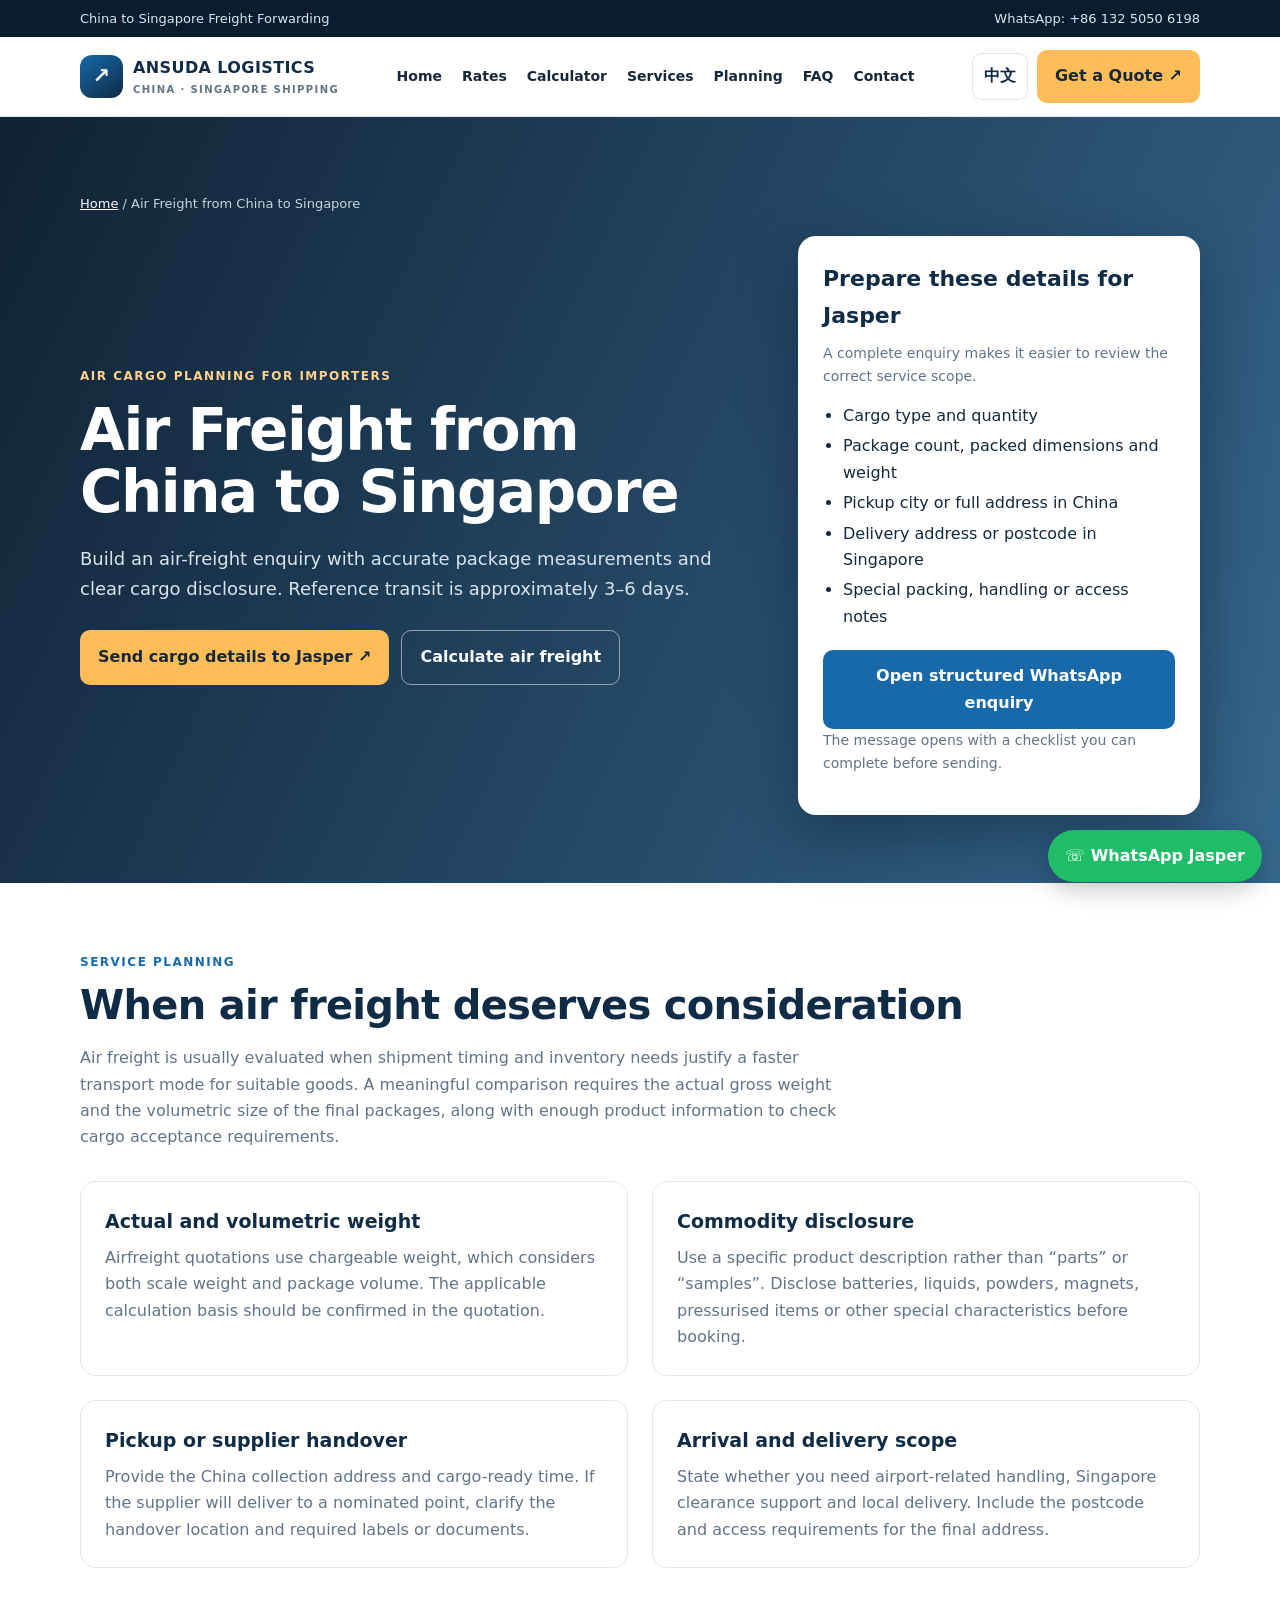
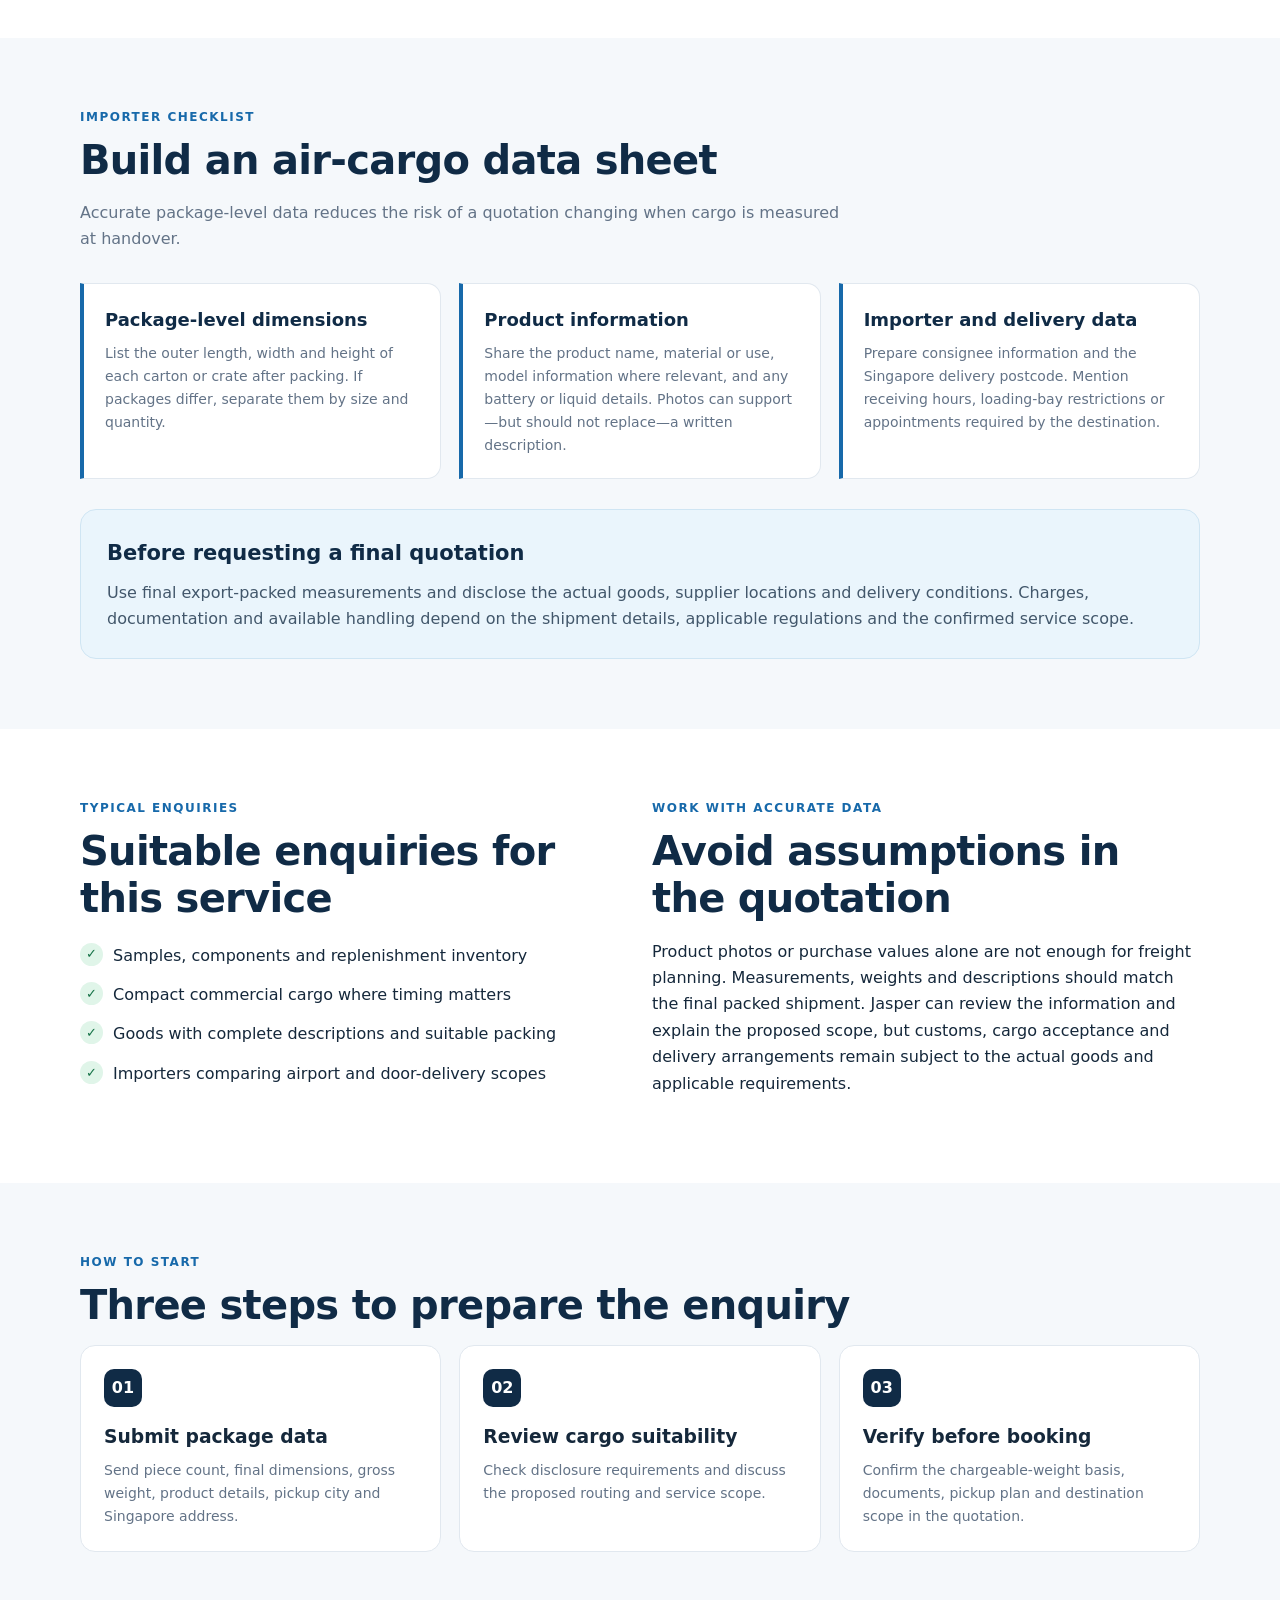
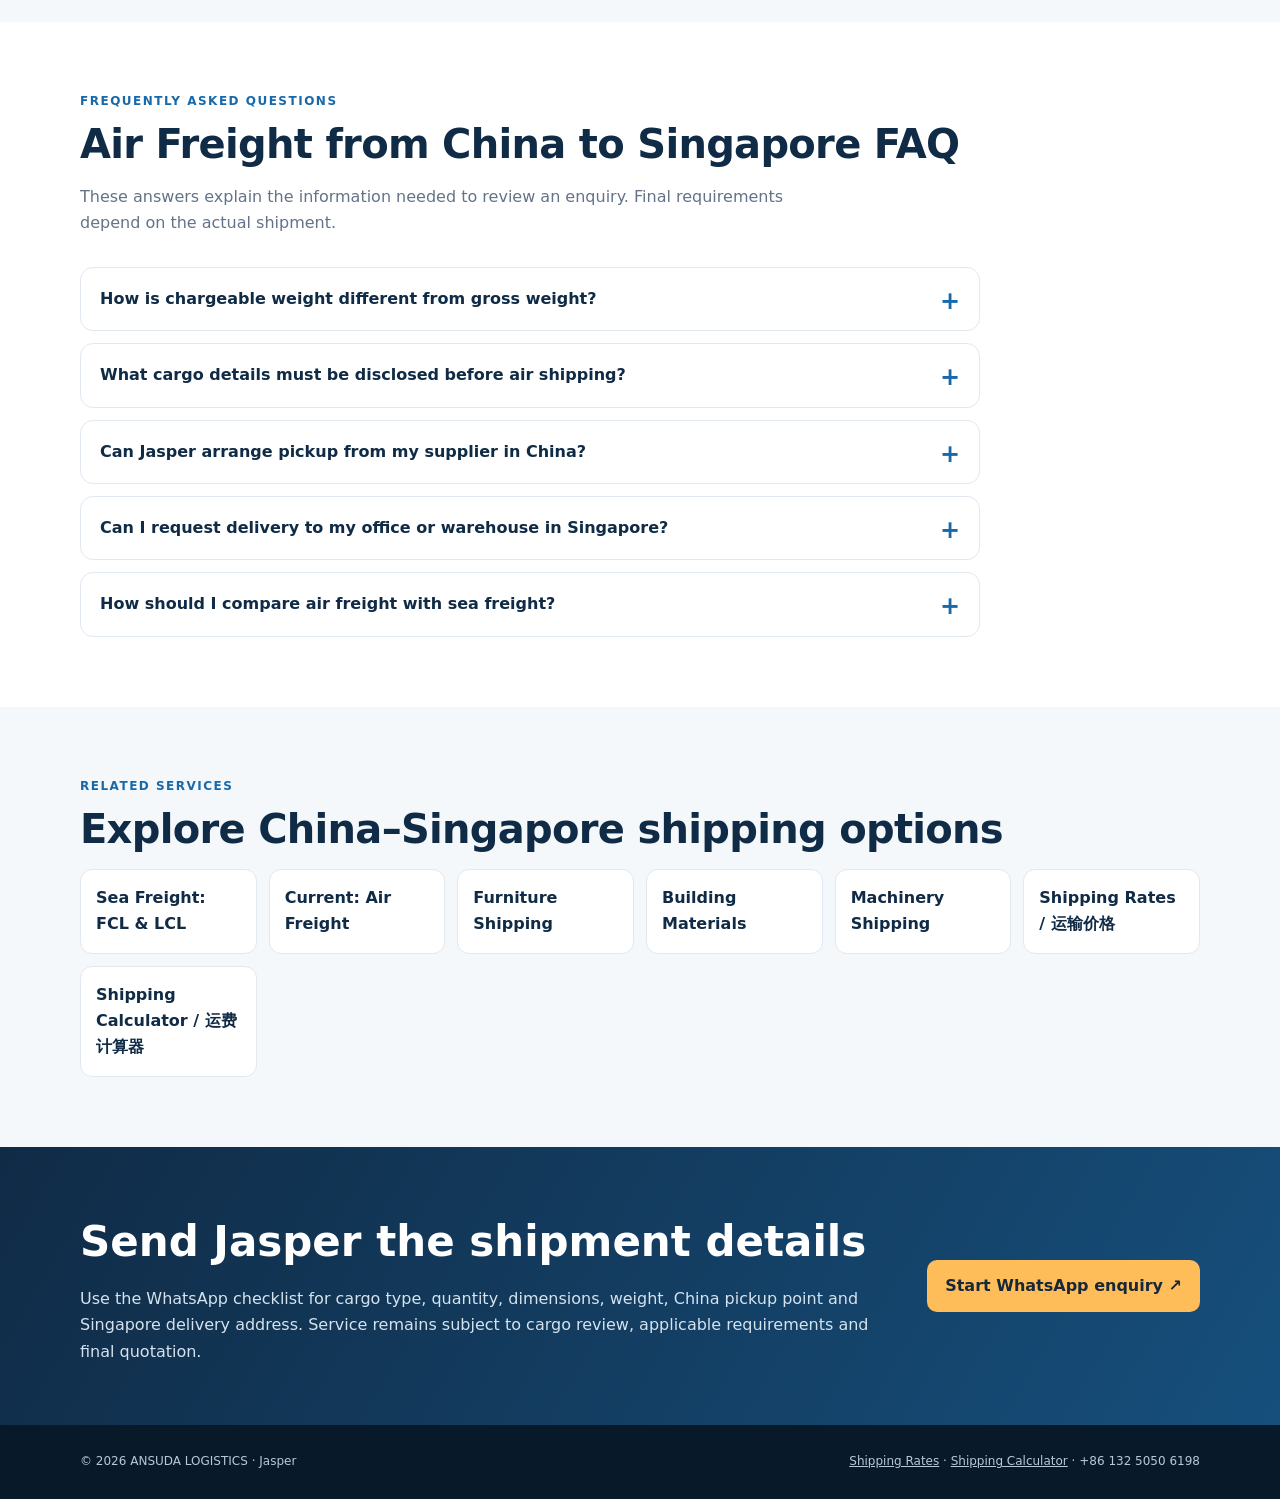
<file: air-freight-china-to-singapore/index.html>
<!DOCTYPE html>
<html lang="en"><head><meta charset="utf-8"><meta name="viewport" content="width=device-width,initial-scale=1"><meta name="description" content="Plan air freight from China to Singapore using accurate chargeable weight, cargo disclosure, pickup details and final delivery requirements."><meta name="theme-color" content="#102b46"><link rel="canonical" href="https://sgshipping.com.cn/air-freight-china-to-singapore/"><link rel="stylesheet" href="/assets/service-pages.css"><title>Air Freight China to Singapore | ANSUDA Logistics</title><script type="application/ld+json">{"@context":"https://schema.org","@graph":[{"@type":"Service","name":"Air Freight from China to Singapore","description":"Plan air freight from China to Singapore using accurate chargeable weight, cargo disclosure, pickup details and final delivery requirements.","url":"https://sgshipping.com.cn/air-freight-china-to-singapore/","provider":{"@type":"Organization","name":"ANSUDA Logistics","url":"https://sgshipping.com.cn/"},"areaServed":{"@type":"Country","name":"Singapore"}},{"@type":"BreadcrumbList","itemListElement":[{"@type":"ListItem","position":1,"name":"Home","item":"https://sgshipping.com.cn/"},{"@type":"ListItem","position":2,"name":"Air Freight from China to Singapore","item":"https://sgshipping.com.cn/air-freight-china-to-singapore/"}]}]}</script></head>
<body><div class="topbar"><div class="wrap"><span>China to Singapore Freight Forwarding</span><span>WhatsApp: +86 132 5050 6198</span></div></div>
<nav class="nav" aria-label="Primary"><div class="wrap navinner"><a class="brand" href="/"><span class="brandmark">↗</span><span>ANSUDA LOGISTICS<small>CHINA · SINGAPORE SHIPPING</small></span></a><button class="menu" id="menu" type="button" aria-expanded="false" aria-controls="navlinks" aria-label="Open navigation menu">☰</button><div class="navlinks" id="navlinks"><a href="/">Home</a><a href="/shipping-rates/" data-en="Rates" data-zh="价格">Rates</a><a href="/shipping-calculator/" data-en="Calculator" data-zh="计算器">Calculator</a><a href="/#services">Services</a><a href="#details">Planning</a><a href="#faq">FAQ</a><a href="#contact">Contact</a></div><div class="actions"><a class="lang" href="/?lang=zh" lang="zh">中文</a><a class="btn" href="https://wa.me/8613250506198?text=Hi%20Jasper%2C%20I'd%20like%20an%20air%20freight%20quote%20from%20China%20to%20Singapore.%0A%0ACargo%20type%3A%0AQuantity%20%2F%20number%20of%20packages%3A%0APacked%20dimensions%20(L%20%C3%97%20W%20%C3%97%20H)%3A%0AGross%20weight%3A%0APickup%20city%20%2F%20address%20in%20China%3A%0ADelivery%20address%20%2F%20postcode%20in%20Singapore%3A%0AOther%20notes%3A" target="_blank" rel="noopener">Get a Quote ↗</a></div></div></nav>
<main><section class="hero"><div class="wrap"><p class="breadcrumbs"><a href="/">Home</a> / Air Freight from China to Singapore</p><div class="hero-grid"><div><div class="eyebrow">AIR CARGO PLANNING FOR IMPORTERS</div><h1>Air Freight from China to Singapore</h1><p class="lead">Build an air-freight enquiry with accurate package measurements and clear cargo disclosure. Reference transit is approximately 3–6 days.</p><div class="hero-buttons"><a class="btn" href="https://wa.me/8613250506198?text=Hi%20Jasper%2C%20I'd%20like%20an%20air%20freight%20quote%20from%20China%20to%20Singapore.%0A%0ACargo%20type%3A%0AQuantity%20%2F%20number%20of%20packages%3A%0APacked%20dimensions%20(L%20%C3%97%20W%20%C3%97%20H)%3A%0AGross%20weight%3A%0APickup%20city%20%2F%20address%20in%20China%3A%0ADelivery%20address%20%2F%20postcode%20in%20Singapore%3A%0AOther%20notes%3A" target="_blank" rel="noopener">Send cargo details to Jasper ↗</a><a class="btn outline" href="/shipping-calculator/">Calculate air freight</a></div></div><aside class="quote-card"><h2>Prepare these details for Jasper</h2><p>A complete enquiry makes it easier to review the correct service scope.</p><ul><li>Cargo type and quantity</li><li>Package count, packed dimensions and weight</li><li>Pickup city or full address in China</li><li>Delivery address or postcode in Singapore</li><li>Special packing, handling or access notes</li></ul><a class="btn blue" href="https://wa.me/8613250506198?text=Hi%20Jasper%2C%20I'd%20like%20an%20air%20freight%20quote%20from%20China%20to%20Singapore.%0A%0ACargo%20type%3A%0AQuantity%20%2F%20number%20of%20packages%3A%0APacked%20dimensions%20(L%20%C3%97%20W%20%C3%97%20H)%3A%0AGross%20weight%3A%0APickup%20city%20%2F%20address%20in%20China%3A%0ADelivery%20address%20%2F%20postcode%20in%20Singapore%3A%0AOther%20notes%3A" target="_blank" rel="noopener">Open structured WhatsApp enquiry</a><p class="microcopy">The message opens with a checklist you can complete before sending.</p></aside></div></div></section>
<section class="section" id="details"><div class="wrap"><div class="kicker">SERVICE PLANNING</div><h2>When air freight deserves consideration</h2><p class="section-intro">Air freight is usually evaluated when shipment timing and inventory needs justify a faster transport mode for suitable goods. A meaningful comparison requires the actual gross weight and the volumetric size of the final packages, along with enough product information to check cargo acceptance requirements.</p><div class="grid-2"><article class="card"><h3>Actual and volumetric weight</h3><p>Airfreight quotations use chargeable weight, which considers both scale weight and package volume. The applicable calculation basis should be confirmed in the quotation.</p></article><article class="card"><h3>Commodity disclosure</h3><p>Use a specific product description rather than “parts” or “samples”. Disclose batteries, liquids, powders, magnets, pressurised items or other special characteristics before booking.</p></article><article class="card"><h3>Pickup or supplier handover</h3><p>Provide the China collection address and cargo-ready time. If the supplier will deliver to a nominated point, clarify the handover location and required labels or documents.</p></article><article class="card"><h3>Arrival and delivery scope</h3><p>State whether you need airport-related handling, Singapore clearance support and local delivery. Include the postcode and access requirements for the final address.</p></article></div></div></section>
<section class="section soft"><div class="wrap"><div class="kicker">IMPORTER CHECKLIST</div><h2>Build an air-cargo data sheet</h2><p class="section-intro">Accurate package-level data reduces the risk of a quotation changing when cargo is measured at handover.</p><div class="facts-grid"><article class="fact"><h3>Package-level dimensions</h3><p>List the outer length, width and height of each carton or crate after packing. If packages differ, separate them by size and quantity.</p></article><article class="fact"><h3>Product information</h3><p>Share the product name, material or use, model information where relevant, and any battery or liquid details. Photos can support—but should not replace—a written description.</p></article><article class="fact"><h3>Importer and delivery data</h3><p>Prepare consignee information and the Singapore delivery postcode. Mention receiving hours, loading-bay restrictions or appointments required by the destination.</p></article></div><div class="info-band"><h3>Before requesting a final quotation</h3><p>Use final export-packed measurements and disclose the actual goods, supplier locations and delivery conditions. Charges, documentation and available handling depend on the shipment details, applicable regulations and the confirmed service scope.</p></div></div></section>
<section class="section"><div class="wrap grid-2"><div><div class="kicker">TYPICAL ENQUIRIES</div><h2>Suitable enquiries for this service</h2><ul class="checklist"><li><span class="check">✓</span><span>Samples, components and replenishment inventory</span></li><li><span class="check">✓</span><span>Compact commercial cargo where timing matters</span></li><li><span class="check">✓</span><span>Goods with complete descriptions and suitable packing</span></li><li><span class="check">✓</span><span>Importers comparing airport and door-delivery scopes</span></li></ul></div><div><div class="kicker">WORK WITH ACCURATE DATA</div><h2>Avoid assumptions in the quotation</h2><p>Product photos or purchase values alone are not enough for freight planning. Measurements, weights and descriptions should match the final packed shipment. Jasper can review the information and explain the proposed scope, but customs, cargo acceptance and delivery arrangements remain subject to the actual goods and applicable requirements.</p></div></div></section>
<section class="section soft"><div class="wrap"><div class="kicker">HOW TO START</div><h2>Three steps to prepare the enquiry</h2><div class="steps"><article class="step"><b>01</b><h3>Submit package data</h3><p>Send piece count, final dimensions, gross weight, product details, pickup city and Singapore address.</p></article><article class="step"><b>02</b><h3>Review cargo suitability</h3><p>Check disclosure requirements and discuss the proposed routing and service scope.</p></article><article class="step"><b>03</b><h3>Verify before booking</h3><p>Confirm the chargeable-weight basis, documents, pickup plan and destination scope in the quotation.</p></article></div></div></section>
<section class="section" id="faq"><div class="wrap"><div class="kicker">FREQUENTLY ASKED QUESTIONS</div><h2>Air Freight from China to Singapore FAQ</h2><p class="section-intro">These answers explain the information needed to review an enquiry. Final requirements depend on the actual shipment.</p><div class="faq-list"><details><summary>How is chargeable weight different from gross weight?</summary><p>Gross weight is the scale weight. For air freight, total actual weight and total volumetric weight are calculated separately across all packages. The greater shipment total is used, then rounded up once to a whole kilogram.</p></details><details><summary>What cargo details must be disclosed before air shipping?</summary><p>Give a precise commodity description and disclose batteries, liquids, powders, magnets, pressurised contents or other special characteristics. Incomplete descriptions can prevent a reliable acceptance review.</p></details><details><summary>Can Jasper arrange pickup from my supplier in China?</summary><p>Pickup can be discussed as part of the quotation. Provide the full collection address, contact person, cargo-ready date, package count and any handover restrictions.</p></details><details><summary>Can I request delivery to my office or warehouse in Singapore?</summary><p>Yes, include it in the enquiry. Provide the postcode, floor or loading-bay information, receiving hours and any appointment rules so the delivery scope can be assessed.</p></details><details><summary>How should I compare air freight with sea freight?</summary><p>Compare the complete service scope, chargeable quantity, cargo suitability and business timing—not only a headline freight figure. Jasper can review both options when the shipment data is complete.</p></details></div></div></section>
<section class="section soft"><div class="wrap"><div class="kicker">RELATED SERVICES</div><h2>Explore China–Singapore shipping options</h2><div class="related"><a href="/sea-freight-china-to-singapore/">Sea Freight: FCL & LCL</a><a href="/air-freight-china-to-singapore/">Current: Air Freight</a><a href="/furniture-shipping-china-to-singapore/">Furniture Shipping</a><a href="/building-materials-shipping-to-singapore/">Building Materials</a><a href="/machinery-shipping-china-to-singapore/">Machinery Shipping</a><a href="/shipping-rates/" data-en="Shipping Rates" data-zh="运输价格">Shipping Rates / 运输价格</a><a href="/shipping-calculator/" data-en="Shipping Calculator" data-zh="运费计算器">Shipping Calculator / 运费计算器</a></div></div></section>
<section class="cta" id="contact"><div class="wrap cta-grid"><div><h2>Send Jasper the shipment details</h2><p>Use the WhatsApp checklist for cargo type, quantity, dimensions, weight, China pickup point and Singapore delivery address. Service remains subject to cargo review, applicable requirements and final quotation.</p></div><a class="btn" href="https://wa.me/8613250506198?text=Hi%20Jasper%2C%20I'd%20like%20an%20air%20freight%20quote%20from%20China%20to%20Singapore.%0A%0ACargo%20type%3A%0AQuantity%20%2F%20number%20of%20packages%3A%0APacked%20dimensions%20(L%20%C3%97%20W%20%C3%97%20H)%3A%0AGross%20weight%3A%0APickup%20city%20%2F%20address%20in%20China%3A%0ADelivery%20address%20%2F%20postcode%20in%20Singapore%3A%0AOther%20notes%3A" target="_blank" rel="noopener">Start WhatsApp enquiry ↗</a></div></section></main>
<footer class="footer"><div class="wrap"><span>© <span id="year"></span> ANSUDA LOGISTICS · Jasper</span><span><a href="/shipping-rates/" data-en="Shipping Rates" data-zh="运输价格">Shipping Rates</a> · <a href="/shipping-calculator/" data-en="Shipping Calculator" data-zh="运费计算器">Shipping Calculator</a> · +86 132 5050 6198</span></div></footer><a class="floating-wa" href="https://wa.me/8613250506198?text=Hi%20Jasper%2C%20I'd%20like%20an%20air%20freight%20quote%20from%20China%20to%20Singapore.%0A%0ACargo%20type%3A%0AQuantity%20%2F%20number%20of%20packages%3A%0APacked%20dimensions%20(L%20%C3%97%20W%20%C3%97%20H)%3A%0AGross%20weight%3A%0APickup%20city%20%2F%20address%20in%20China%3A%0ADelivery%20address%20%2F%20postcode%20in%20Singapore%3A%0AOther%20notes%3A" target="_blank" rel="noopener" aria-label="Ask Jasper about air freight on WhatsApp">☏ WhatsApp Jasper</a>
<script>const menu=document.getElementById('menu'),links=document.getElementById('navlinks');menu.addEventListener('click',()=>{const open=menu.getAttribute('aria-expanded')==='true';menu.setAttribute('aria-expanded',String(!open));menu.textContent=open?'☰':'×';links.classList.toggle('open',!open)});links.querySelectorAll('a').forEach(a=>a.addEventListener('click',()=>{links.classList.remove('open');menu.setAttribute('aria-expanded','false');menu.textContent='☰'}));document.addEventListener('keydown',e=>{if(e.key==='Escape'){links.classList.remove('open');menu.setAttribute('aria-expanded','false');menu.textContent='☰'}});document.getElementById('year').textContent=new Date().getFullYear();</script></body></html>
</file>
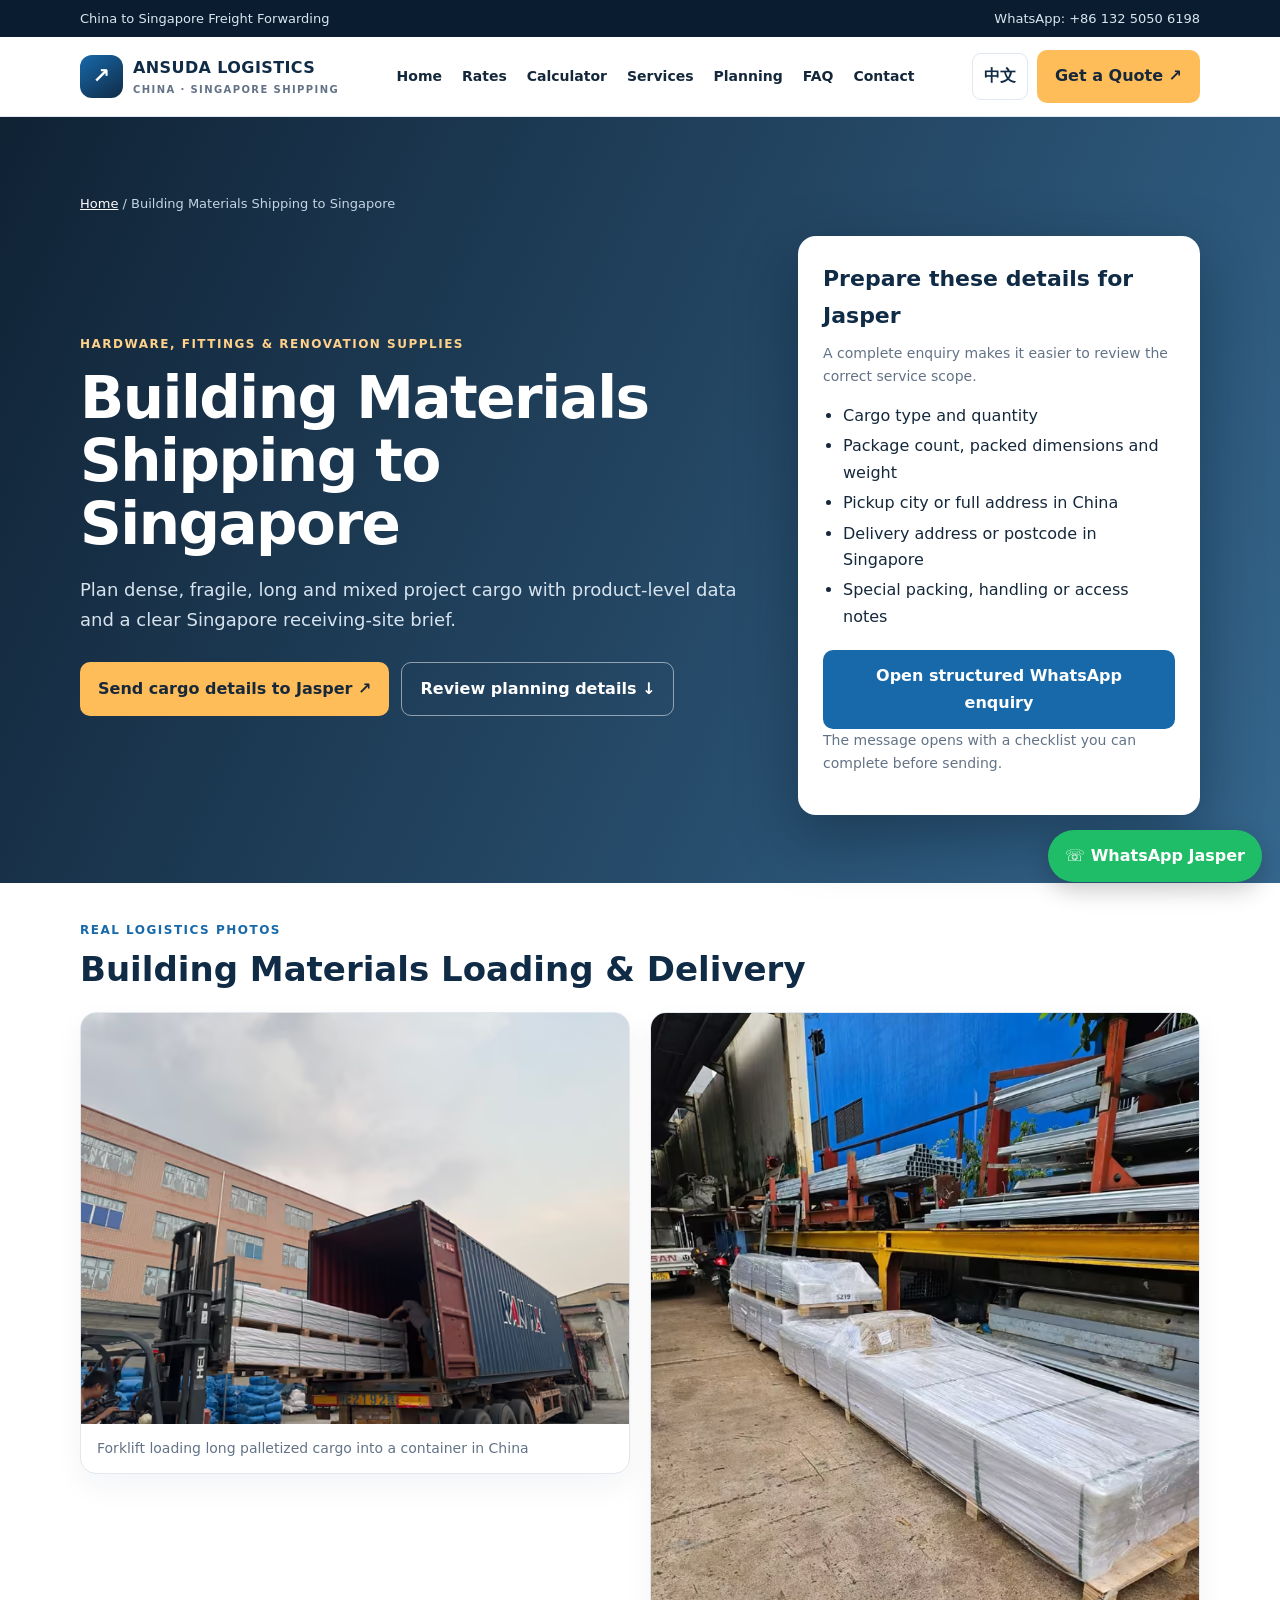
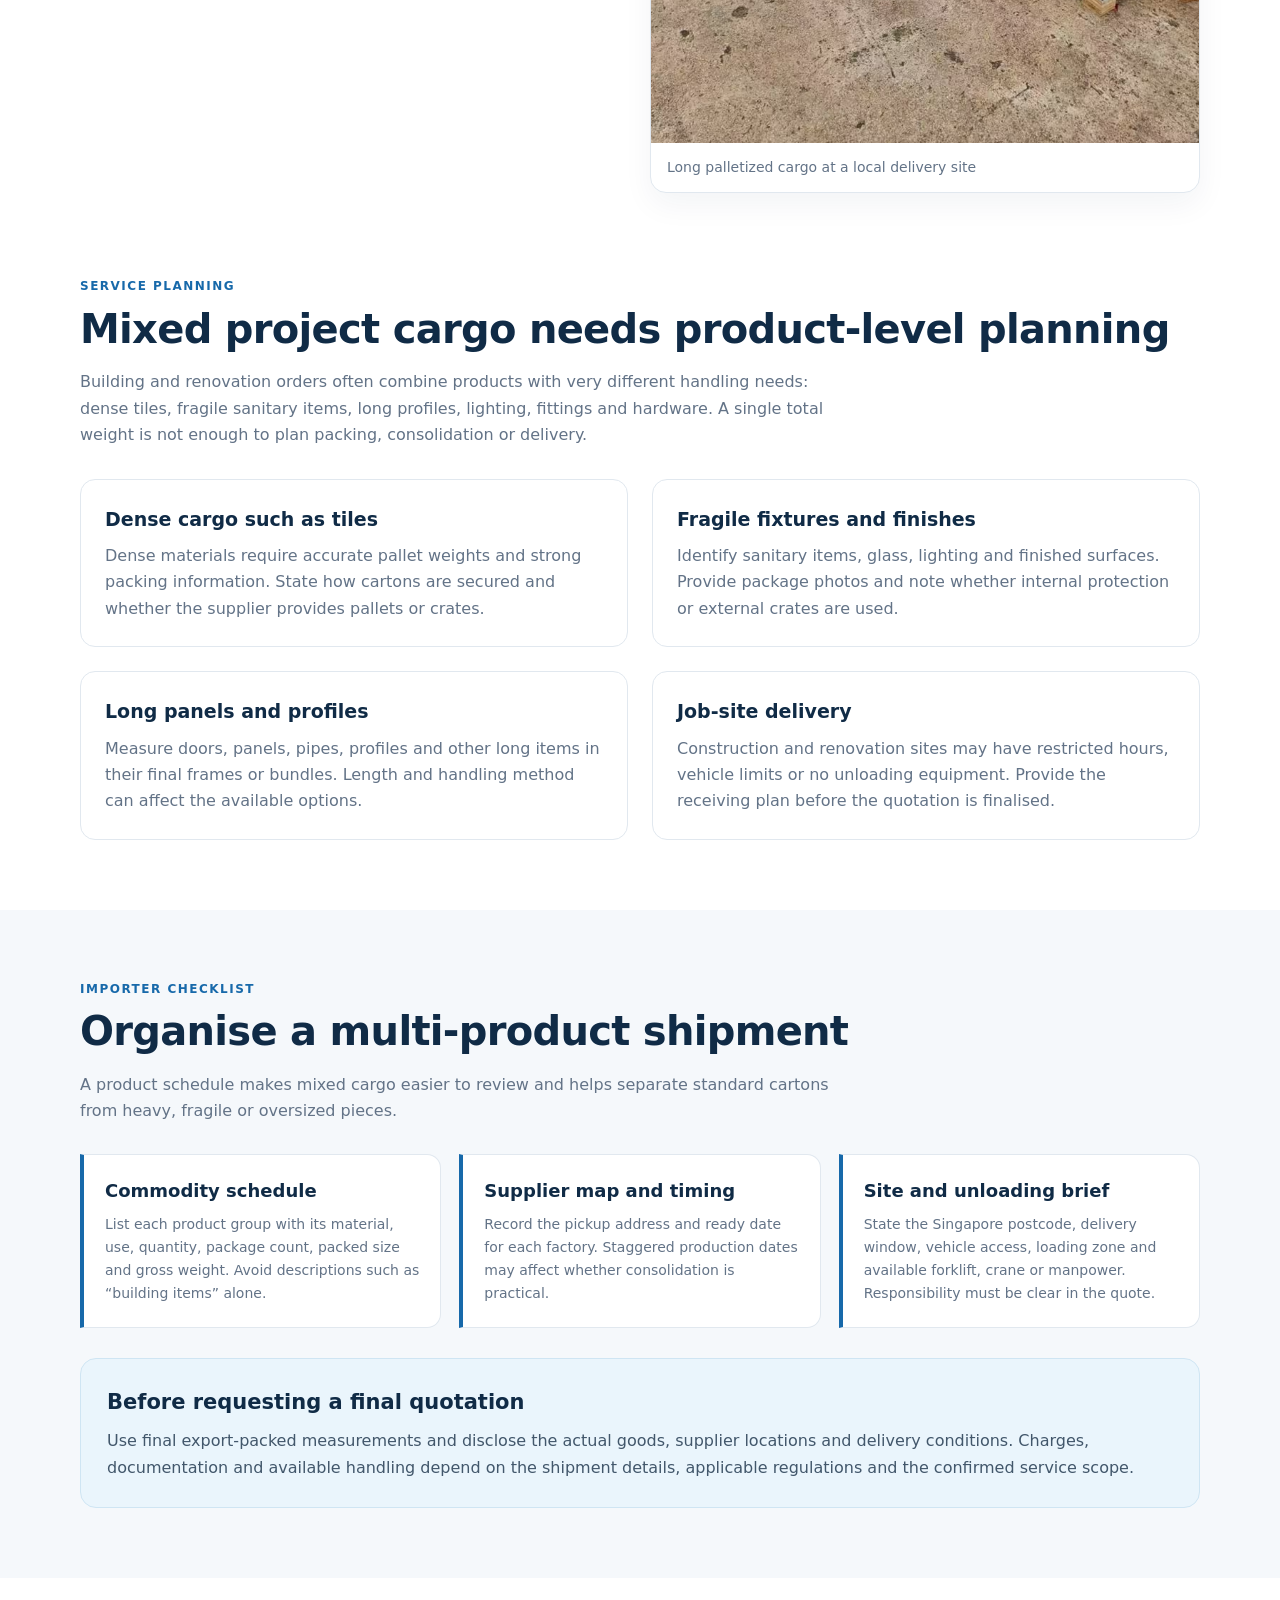
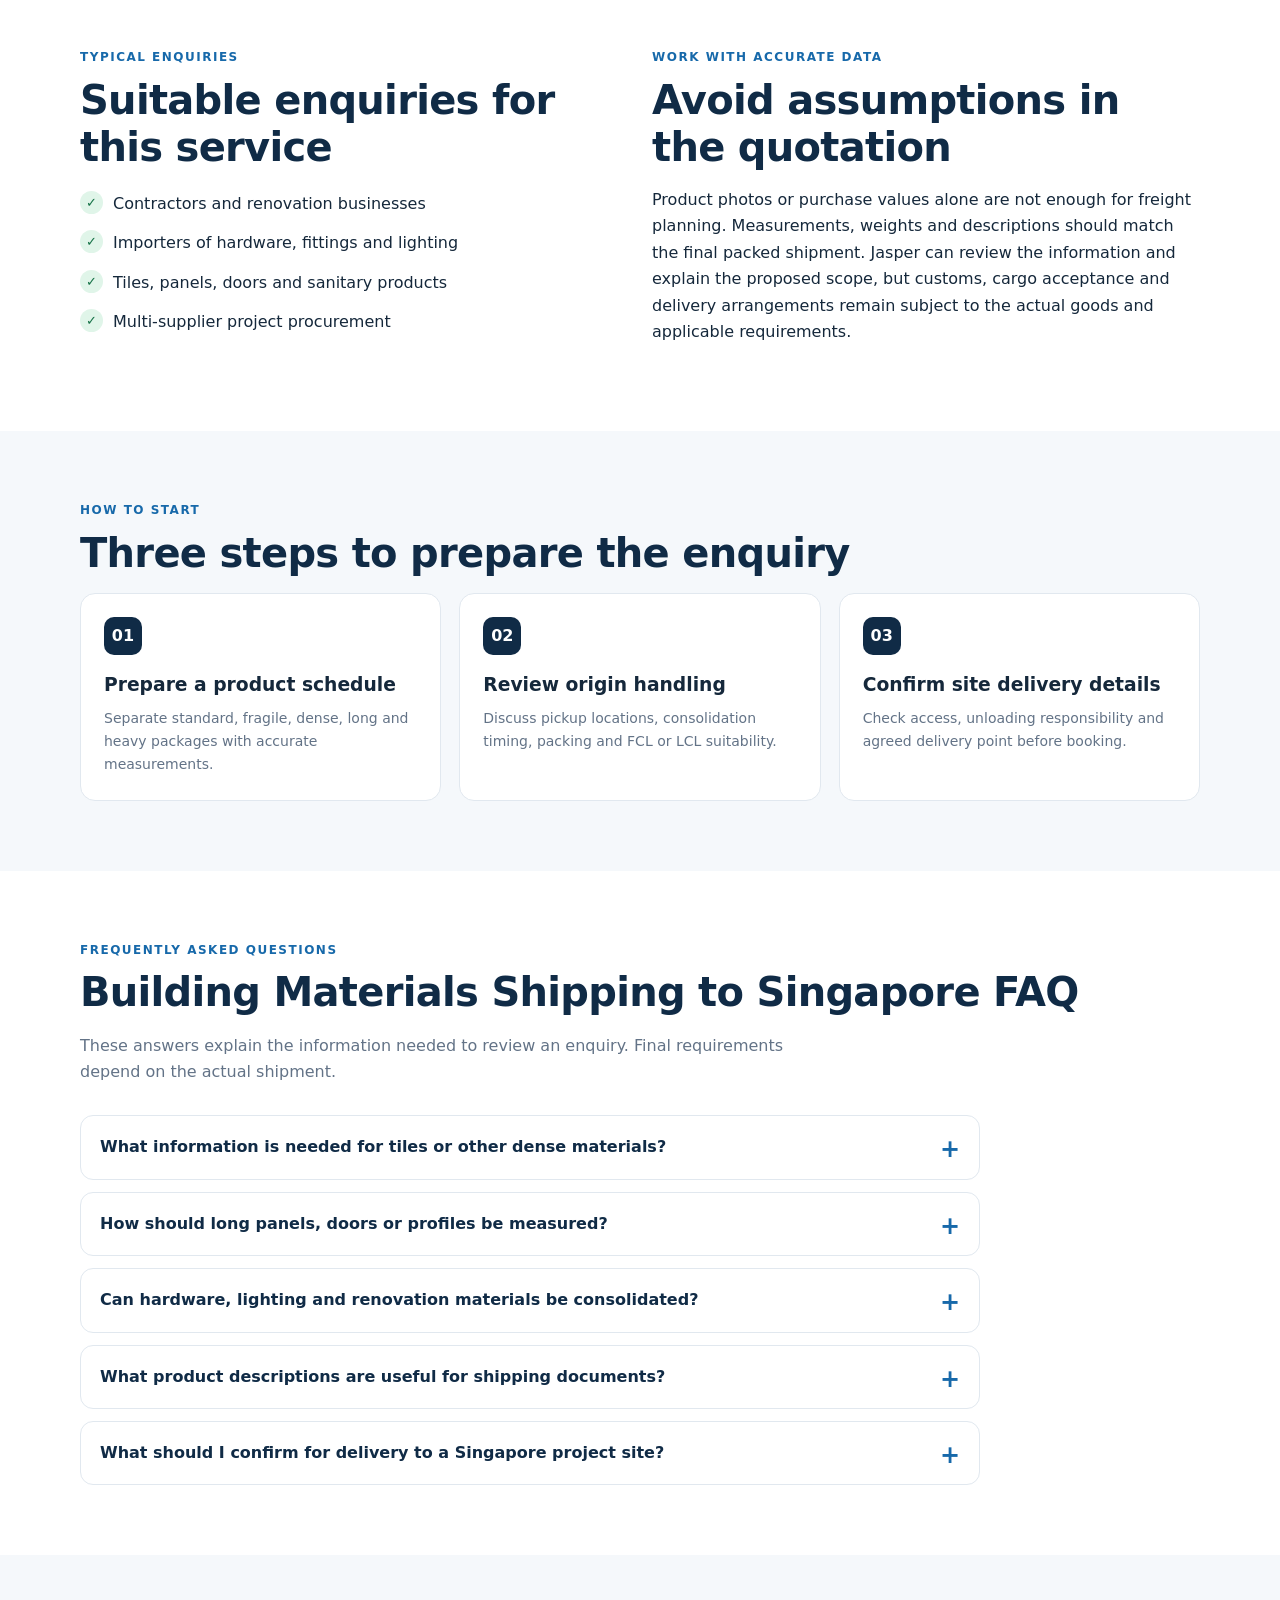
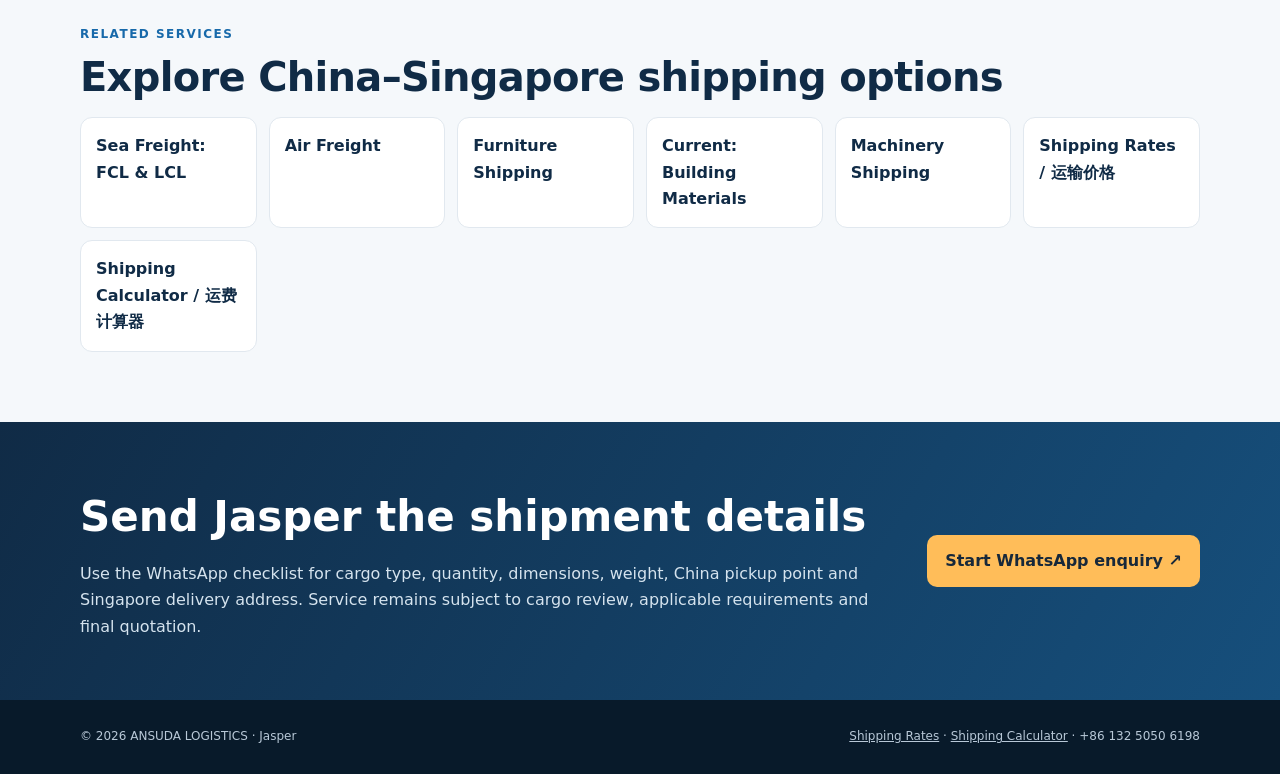
<file: building-materials-shipping-to-singapore/index.html>
<!DOCTYPE html>
<html lang="en"><head><meta charset="utf-8"><meta name="viewport" content="width=device-width,initial-scale=1"><meta name="description" content="Ship building materials, hardware and renovation supplies from China to Singapore with packing, consolidation and job-site delivery planning."><meta name="theme-color" content="#102b46"><link rel="canonical" href="https://sgshipping.com.cn/building-materials-shipping-to-singapore/"><link rel="stylesheet" href="/assets/service-pages.css"><title>Building Materials Shipping to Singapore | ANSUDA</title><script type="application/ld+json">{"@context":"https://schema.org","@graph":[{"@type":"Service","name":"Building Materials Shipping to Singapore","description":"Ship building materials, hardware and renovation supplies from China to Singapore with packing, consolidation and job-site delivery planning.","url":"https://sgshipping.com.cn/building-materials-shipping-to-singapore/","provider":{"@type":"Organization","name":"ANSUDA Logistics","url":"https://sgshipping.com.cn/"},"areaServed":{"@type":"Country","name":"Singapore"}},{"@type":"BreadcrumbList","itemListElement":[{"@type":"ListItem","position":1,"name":"Home","item":"https://sgshipping.com.cn/"},{"@type":"ListItem","position":2,"name":"Building Materials Shipping to Singapore","item":"https://sgshipping.com.cn/building-materials-shipping-to-singapore/"}]}]}</script></head>
<body><div class="topbar"><div class="wrap"><span>China to Singapore Freight Forwarding</span><span>WhatsApp: +86 132 5050 6198</span></div></div>
<nav class="nav" aria-label="Primary"><div class="wrap navinner"><a class="brand" href="/"><span class="brandmark">↗</span><span>ANSUDA LOGISTICS<small>CHINA · SINGAPORE SHIPPING</small></span></a><button class="menu" id="menu" type="button" aria-expanded="false" aria-controls="navlinks" aria-label="Open navigation menu">☰</button><div class="navlinks" id="navlinks"><a href="/">Home</a><a href="/shipping-rates/" data-en="Rates" data-zh="价格">Rates</a><a href="/shipping-calculator/" data-en="Calculator" data-zh="计算器">Calculator</a><a href="/#services">Services</a><a href="#details">Planning</a><a href="#faq">FAQ</a><a href="#contact">Contact</a></div><div class="actions"><a class="lang" id="photoLangLink" href="?lang=zh" lang="zh">中文</a><a class="btn" href="https://wa.me/8613250506198?text=Hi%20Jasper%2C%20I'd%20like%20a%20building%20materials%20shipping%20quote%20to%20Singapore.%0A%0ACargo%20type%3A%0AQuantity%20%2F%20number%20of%20packages%3A%0APacked%20dimensions%20(L%20%C3%97%20W%20%C3%97%20H)%3A%0AGross%20weight%3A%0APickup%20city%20%2F%20address%20in%20China%3A%0ADelivery%20address%20%2F%20postcode%20in%20Singapore%3A%0AOther%20notes%3A" target="_blank" rel="noopener">Get a Quote ↗</a></div></div></nav>
<main><section class="hero"><div class="wrap"><p class="breadcrumbs"><a href="/">Home</a> / Building Materials Shipping to Singapore</p><div class="hero-grid"><div><div class="eyebrow">HARDWARE, FITTINGS &amp; RENOVATION SUPPLIES</div><h1>Building Materials Shipping to Singapore</h1><p class="lead">Plan dense, fragile, long and mixed project cargo with product-level data and a clear Singapore receiving-site brief.</p><div class="hero-buttons"><a class="btn" href="https://wa.me/8613250506198?text=Hi%20Jasper%2C%20I'd%20like%20a%20building%20materials%20shipping%20quote%20to%20Singapore.%0A%0ACargo%20type%3A%0AQuantity%20%2F%20number%20of%20packages%3A%0APacked%20dimensions%20(L%20%C3%97%20W%20%C3%97%20H)%3A%0AGross%20weight%3A%0APickup%20city%20%2F%20address%20in%20China%3A%0ADelivery%20address%20%2F%20postcode%20in%20Singapore%3A%0AOther%20notes%3A" target="_blank" rel="noopener">Send cargo details to Jasper ↗</a><a class="btn outline" href="#details">Review planning details ↓</a></div></div><aside class="quote-card"><h2>Prepare these details for Jasper</h2><p>A complete enquiry makes it easier to review the correct service scope.</p><ul><li>Cargo type and quantity</li><li>Package count, packed dimensions and weight</li><li>Pickup city or full address in China</li><li>Delivery address or postcode in Singapore</li><li>Special packing, handling or access notes</li></ul><a class="btn blue" href="https://wa.me/8613250506198?text=Hi%20Jasper%2C%20I'd%20like%20a%20building%20materials%20shipping%20quote%20to%20Singapore.%0A%0ACargo%20type%3A%0AQuantity%20%2F%20number%20of%20packages%3A%0APacked%20dimensions%20(L%20%C3%97%20W%20%C3%97%20H)%3A%0AGross%20weight%3A%0APickup%20city%20%2F%20address%20in%20China%3A%0ADelivery%20address%20%2F%20postcode%20in%20Singapore%3A%0AOther%20notes%3A" target="_blank" rel="noopener">Open structured WhatsApp enquiry</a><p class="microcopy">The message opens with a checklist you can complete before sending.</p></aside></div></div></section>
<section class="photo-section" aria-labelledby="real-photos-heading"><div class="wrap"><div class="kicker" data-en="REAL LOGISTICS PHOTOS" data-zh="真实物流照片">REAL LOGISTICS PHOTOS</div><h2 id="real-photos-heading" data-en="Building Materials Loading & Delivery" data-zh="建材装柜与派送实拍">Building Materials Loading & Delivery</h2><div class="photo-gallery"><figure class="photo-card"><picture><source type="image/avif" srcset="/assets/images/logistics/02-china-long-cargo-loading-640.avif 640w, /assets/images/logistics/02-china-long-cargo-loading-960.avif 960w, /assets/images/logistics/02-china-long-cargo-loading-1536.avif 1536w" sizes="(max-width: 900px) 92vw, 540px"><source type="image/webp" srcset="/assets/images/logistics/02-china-long-cargo-loading-640.webp 640w, /assets/images/logistics/02-china-long-cargo-loading-960.webp 960w, /assets/images/logistics/02-china-long-cargo-loading-1536.webp 1536w" sizes="(max-width: 900px) 92vw, 540px"><img src="/assets/images/logistics/02-china-long-cargo-loading-1536.jpg" srcset="/assets/images/logistics/02-china-long-cargo-loading-640.jpg 640w, /assets/images/logistics/02-china-long-cargo-loading-960.jpg 960w, /assets/images/logistics/02-china-long-cargo-loading-1536.jpg 1536w" sizes="(max-width: 900px) 92vw, 540px" width="1536" height="1152" alt="Forklift loading long palletized cargo into a container in China" data-alt-en="Forklift loading long palletized cargo into a container in China" data-alt-zh="叉车将长件托盘货物装入集装箱" style="object-position:center 75%" loading="lazy" decoding="async"></picture><figcaption data-en="Forklift loading long palletized cargo into a container in China" data-zh="叉车将长件托盘货物装入集装箱">Forklift loading long palletized cargo into a container in China</figcaption></figure><figure class="photo-card portrait"><picture><source type="image/avif" srcset="/assets/images/logistics/06-building-materials-local-delivery-480.avif 480w, /assets/images/logistics/06-building-materials-local-delivery-768.avif 768w, /assets/images/logistics/06-building-materials-local-delivery-1152.avif 1152w" sizes="(max-width: 900px) 92vw, 540px"><source type="image/webp" srcset="/assets/images/logistics/06-building-materials-local-delivery-480.webp 480w, /assets/images/logistics/06-building-materials-local-delivery-768.webp 768w, /assets/images/logistics/06-building-materials-local-delivery-1152.webp 1152w" sizes="(max-width: 900px) 92vw, 540px"><img src="/assets/images/logistics/06-building-materials-local-delivery-1152.jpg" srcset="/assets/images/logistics/06-building-materials-local-delivery-480.jpg 480w, /assets/images/logistics/06-building-materials-local-delivery-768.jpg 768w, /assets/images/logistics/06-building-materials-local-delivery-1152.jpg 1152w" sizes="(max-width: 900px) 92vw, 540px" width="1152" height="1536" alt="Long palletized cargo at a local delivery site" data-alt-en="Long palletized cargo at a local delivery site" data-alt-zh="长件托盘货物当地交付现场" style="object-position:center 65%" loading="lazy" decoding="async"></picture><figcaption data-en="Long palletized cargo at a local delivery site" data-zh="长件托盘货物当地交付现场">Long palletized cargo at a local delivery site</figcaption></figure></div></div></section>
<section class="section" id="details"><div class="wrap"><div class="kicker">SERVICE PLANNING</div><h2>Mixed project cargo needs product-level planning</h2><p class="section-intro">Building and renovation orders often combine products with very different handling needs: dense tiles, fragile sanitary items, long profiles, lighting, fittings and hardware. A single total weight is not enough to plan packing, consolidation or delivery.</p><div class="grid-2"><article class="card"><h3>Dense cargo such as tiles</h3><p>Dense materials require accurate pallet weights and strong packing information. State how cartons are secured and whether the supplier provides pallets or crates.</p></article><article class="card"><h3>Fragile fixtures and finishes</h3><p>Identify sanitary items, glass, lighting and finished surfaces. Provide package photos and note whether internal protection or external crates are used.</p></article><article class="card"><h3>Long panels and profiles</h3><p>Measure doors, panels, pipes, profiles and other long items in their final frames or bundles. Length and handling method can affect the available options.</p></article><article class="card"><h3>Job-site delivery</h3><p>Construction and renovation sites may have restricted hours, vehicle limits or no unloading equipment. Provide the receiving plan before the quotation is finalised.</p></article></div></div></section>
<section class="section soft"><div class="wrap"><div class="kicker">IMPORTER CHECKLIST</div><h2>Organise a multi-product shipment</h2><p class="section-intro">A product schedule makes mixed cargo easier to review and helps separate standard cartons from heavy, fragile or oversized pieces.</p><div class="facts-grid"><article class="fact"><h3>Commodity schedule</h3><p>List each product group with its material, use, quantity, package count, packed size and gross weight. Avoid descriptions such as “building items” alone.</p></article><article class="fact"><h3>Supplier map and timing</h3><p>Record the pickup address and ready date for each factory. Staggered production dates may affect whether consolidation is practical.</p></article><article class="fact"><h3>Site and unloading brief</h3><p>State the Singapore postcode, delivery window, vehicle access, loading zone and available forklift, crane or manpower. Responsibility must be clear in the quote.</p></article></div><div class="info-band"><h3>Before requesting a final quotation</h3><p>Use final export-packed measurements and disclose the actual goods, supplier locations and delivery conditions. Charges, documentation and available handling depend on the shipment details, applicable regulations and the confirmed service scope.</p></div></div></section>
<section class="section"><div class="wrap grid-2"><div><div class="kicker">TYPICAL ENQUIRIES</div><h2>Suitable enquiries for this service</h2><ul class="checklist"><li><span class="check">✓</span><span>Contractors and renovation businesses</span></li><li><span class="check">✓</span><span>Importers of hardware, fittings and lighting</span></li><li><span class="check">✓</span><span>Tiles, panels, doors and sanitary products</span></li><li><span class="check">✓</span><span>Multi-supplier project procurement</span></li></ul></div><div><div class="kicker">WORK WITH ACCURATE DATA</div><h2>Avoid assumptions in the quotation</h2><p>Product photos or purchase values alone are not enough for freight planning. Measurements, weights and descriptions should match the final packed shipment. Jasper can review the information and explain the proposed scope, but customs, cargo acceptance and delivery arrangements remain subject to the actual goods and applicable requirements.</p></div></div></section>
<section class="section soft"><div class="wrap"><div class="kicker">HOW TO START</div><h2>Three steps to prepare the enquiry</h2><div class="steps"><article class="step"><b>01</b><h3>Prepare a product schedule</h3><p>Separate standard, fragile, dense, long and heavy packages with accurate measurements.</p></article><article class="step"><b>02</b><h3>Review origin handling</h3><p>Discuss pickup locations, consolidation timing, packing and FCL or LCL suitability.</p></article><article class="step"><b>03</b><h3>Confirm site delivery details</h3><p>Check access, unloading responsibility and agreed delivery point before booking.</p></article></div></div></section>
<section class="section" id="faq"><div class="wrap"><div class="kicker">FREQUENTLY ASKED QUESTIONS</div><h2>Building Materials Shipping to Singapore FAQ</h2><p class="section-intro">These answers explain the information needed to review an enquiry. Final requirements depend on the actual shipment.</p><div class="faq-list"><details><summary>What information is needed for tiles or other dense materials?</summary><p>Provide carton count, pallet count, final pallet dimensions and gross weight per pallet. Also describe how cartons are secured and protected for transport.</p></details><details><summary>How should long panels, doors or profiles be measured?</summary><p>Measure the complete export bundle, frame or crate at its longest, widest and highest points. Include the gross weight and explain how it can be lifted.</p></details><details><summary>Can hardware, lighting and renovation materials be consolidated?</summary><p>It can be assessed using supplier addresses, cargo-ready dates and packing lists. Fragile, heavy or unusually long packages may need separate handling considerations.</p></details><details><summary>What product descriptions are useful for shipping documents?</summary><p>Use specific names, materials and intended uses rather than a broad label such as “construction materials”. Exact requirements vary, so supporting product information may be requested.</p></details><details><summary>What should I confirm for delivery to a Singapore project site?</summary><p>Provide the delivery postcode, permitted hours, vehicle or height restrictions, loading-zone details and the available unloading equipment or labour.</p></details></div></div></section>
<section class="section soft"><div class="wrap"><div class="kicker">RELATED SERVICES</div><h2>Explore China–Singapore shipping options</h2><div class="related"><a href="/sea-freight-china-to-singapore/">Sea Freight: FCL & LCL</a><a href="/air-freight-china-to-singapore/">Air Freight</a><a href="/furniture-shipping-china-to-singapore/">Furniture Shipping</a><a href="/building-materials-shipping-to-singapore/">Current: Building Materials</a><a href="/machinery-shipping-china-to-singapore/">Machinery Shipping</a><a href="/shipping-rates/" data-en="Shipping Rates" data-zh="运输价格">Shipping Rates / 运输价格</a><a href="/shipping-calculator/" data-en="Shipping Calculator" data-zh="运费计算器">Shipping Calculator / 运费计算器</a></div></div></section>
<section class="cta" id="contact"><div class="wrap cta-grid"><div><h2>Send Jasper the shipment details</h2><p>Use the WhatsApp checklist for cargo type, quantity, dimensions, weight, China pickup point and Singapore delivery address. Service remains subject to cargo review, applicable requirements and final quotation.</p></div><a class="btn" href="https://wa.me/8613250506198?text=Hi%20Jasper%2C%20I'd%20like%20a%20building%20materials%20shipping%20quote%20to%20Singapore.%0A%0ACargo%20type%3A%0AQuantity%20%2F%20number%20of%20packages%3A%0APacked%20dimensions%20(L%20%C3%97%20W%20%C3%97%20H)%3A%0AGross%20weight%3A%0APickup%20city%20%2F%20address%20in%20China%3A%0ADelivery%20address%20%2F%20postcode%20in%20Singapore%3A%0AOther%20notes%3A" target="_blank" rel="noopener">Start WhatsApp enquiry ↗</a></div></section></main>
<footer class="footer"><div class="wrap"><span>© <span id="year"></span> ANSUDA LOGISTICS · Jasper</span><span><a href="/shipping-rates/" data-en="Shipping Rates" data-zh="运输价格">Shipping Rates</a> · <a href="/shipping-calculator/" data-en="Shipping Calculator" data-zh="运费计算器">Shipping Calculator</a> · +86 132 5050 6198</span></div></footer><a class="floating-wa" href="https://wa.me/8613250506198?text=Hi%20Jasper%2C%20I'd%20like%20a%20building%20materials%20shipping%20quote%20to%20Singapore.%0A%0ACargo%20type%3A%0AQuantity%20%2F%20number%20of%20packages%3A%0APacked%20dimensions%20(L%20%C3%97%20W%20%C3%97%20H)%3A%0AGross%20weight%3A%0APickup%20city%20%2F%20address%20in%20China%3A%0ADelivery%20address%20%2F%20postcode%20in%20Singapore%3A%0AOther%20notes%3A" target="_blank" rel="noopener" aria-label="Ask Jasper about building materials shipping on WhatsApp">☏ WhatsApp Jasper</a>
<script>const menu=document.getElementById('menu'),links=document.getElementById('navlinks');menu.addEventListener('click',()=>{const open=menu.getAttribute('aria-expanded')==='true';menu.setAttribute('aria-expanded',String(!open));menu.textContent=open?'☰':'×';links.classList.toggle('open',!open)});links.querySelectorAll('a').forEach(a=>a.addEventListener('click',()=>{links.classList.remove('open');menu.setAttribute('aria-expanded','false');menu.textContent='☰'}));document.addEventListener('keydown',e=>{if(e.key==='Escape'){links.classList.remove('open');menu.setAttribute('aria-expanded','false');menu.textContent='☰'}});const photoLangLink=document.getElementById('photoLangLink'),photoLang=new URLSearchParams(location.search).get('lang');if(photoLang==='zh'){document.documentElement.lang='zh';document.querySelectorAll('[data-en][data-zh]').forEach(el=>{el.textContent=el.dataset.zh});document.querySelectorAll('[data-alt-en][data-alt-zh]').forEach(el=>{el.alt=el.dataset.altZh});photoLangLink.href=location.pathname;photoLangLink.textContent='English';photoLangLink.lang='en'}document.getElementById('year').textContent=new Date().getFullYear();</script></body></html>
</file>
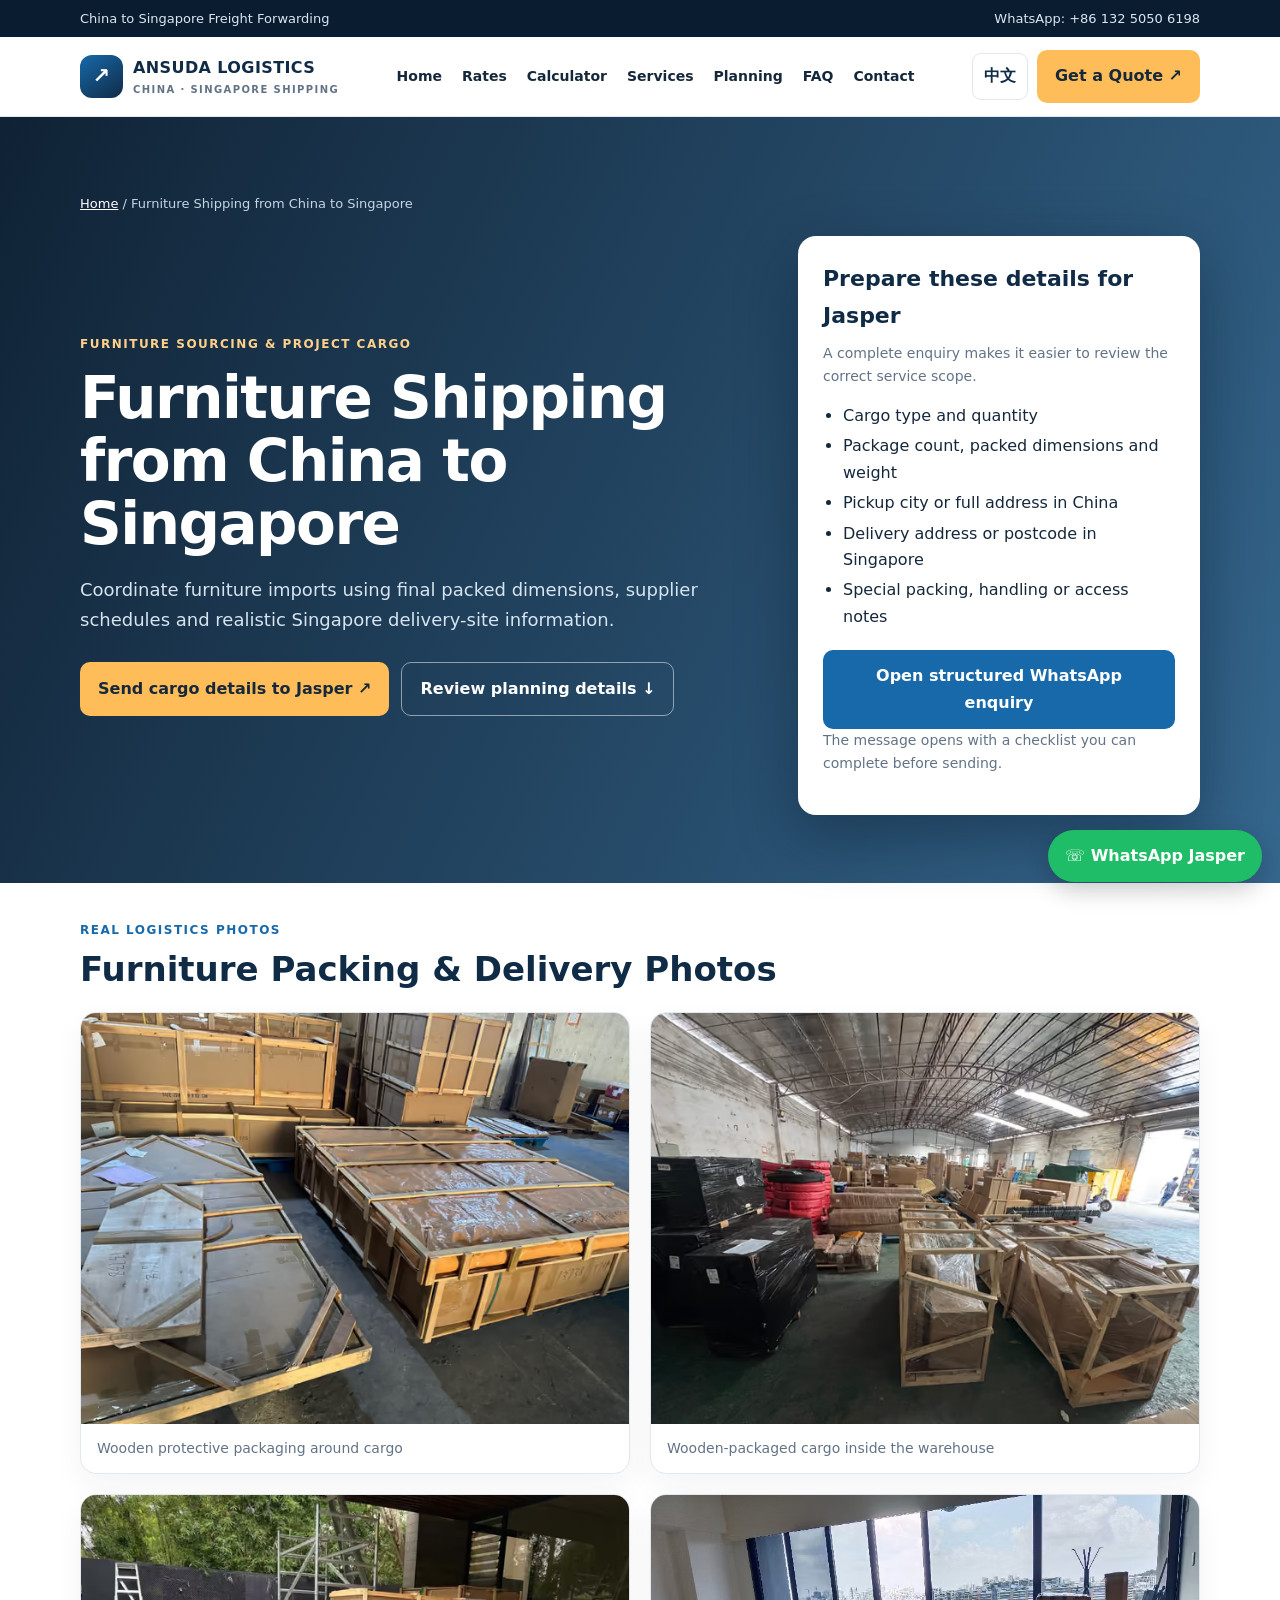
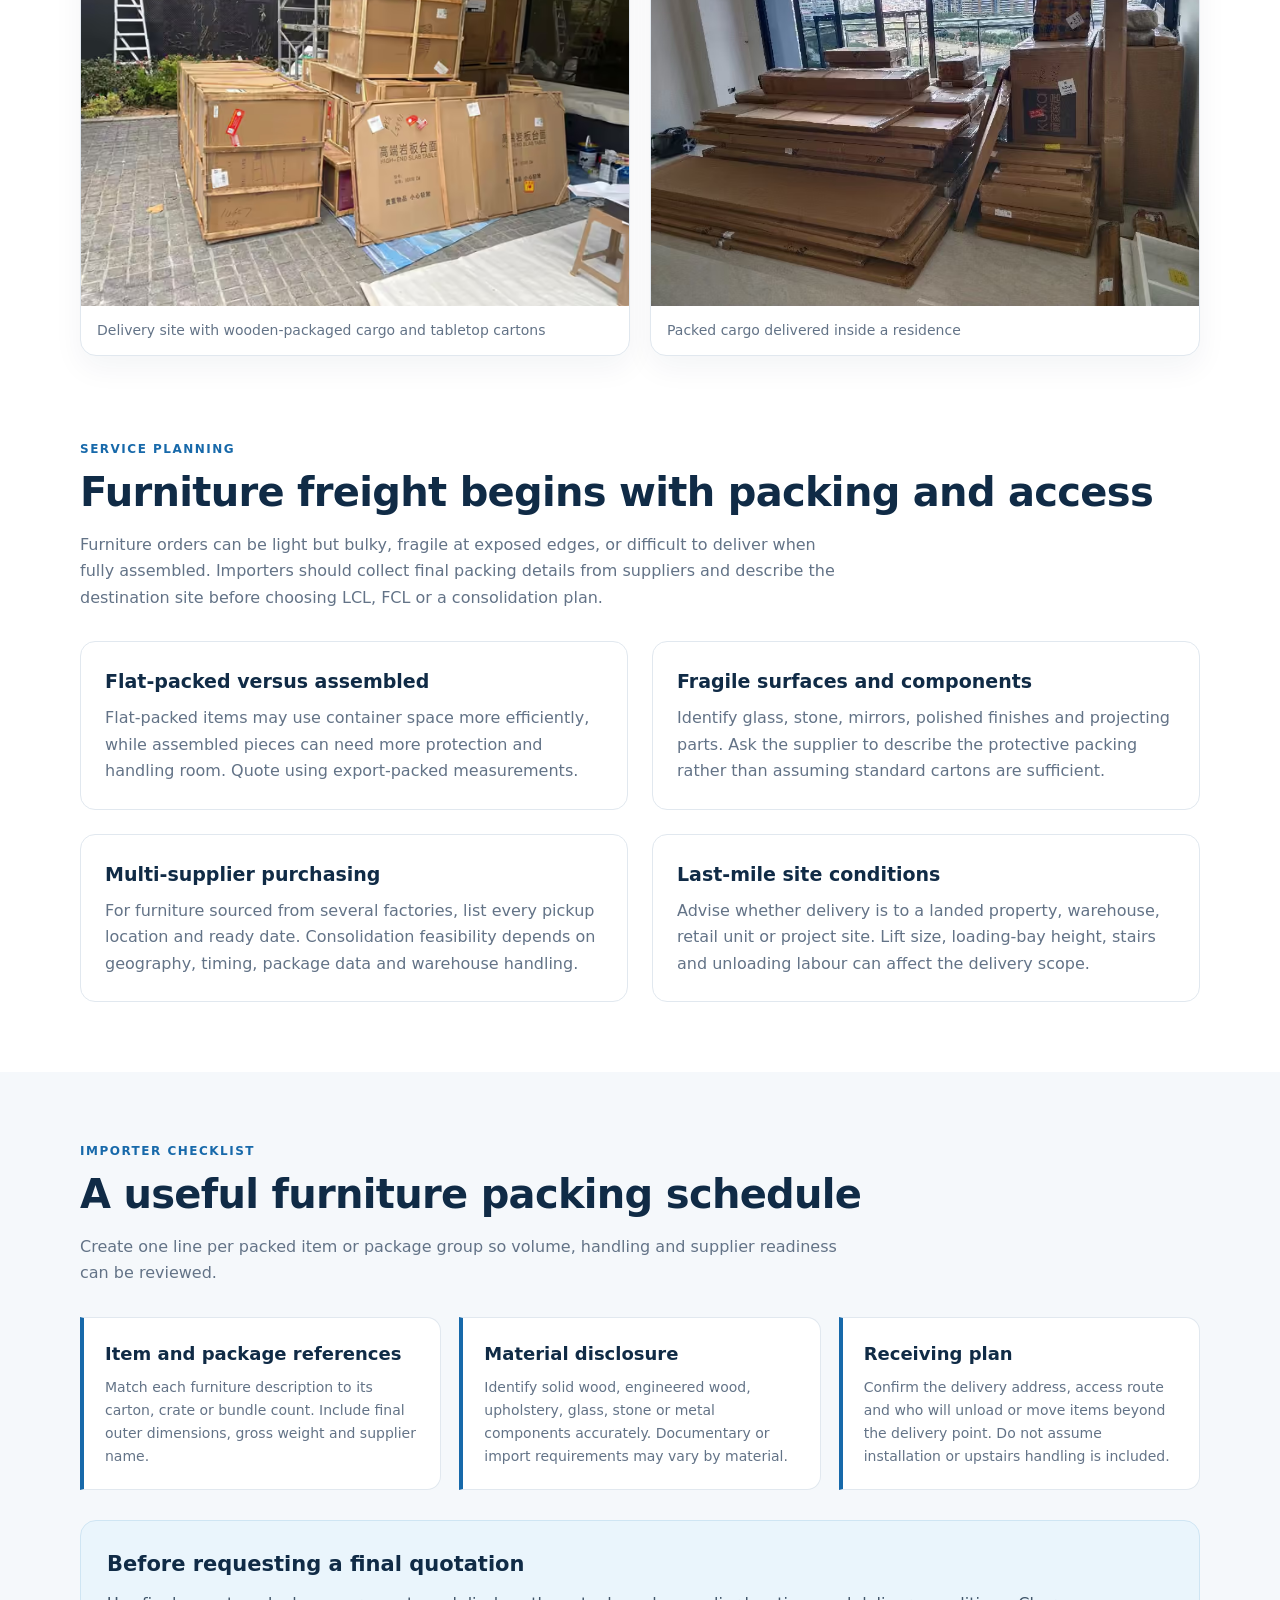
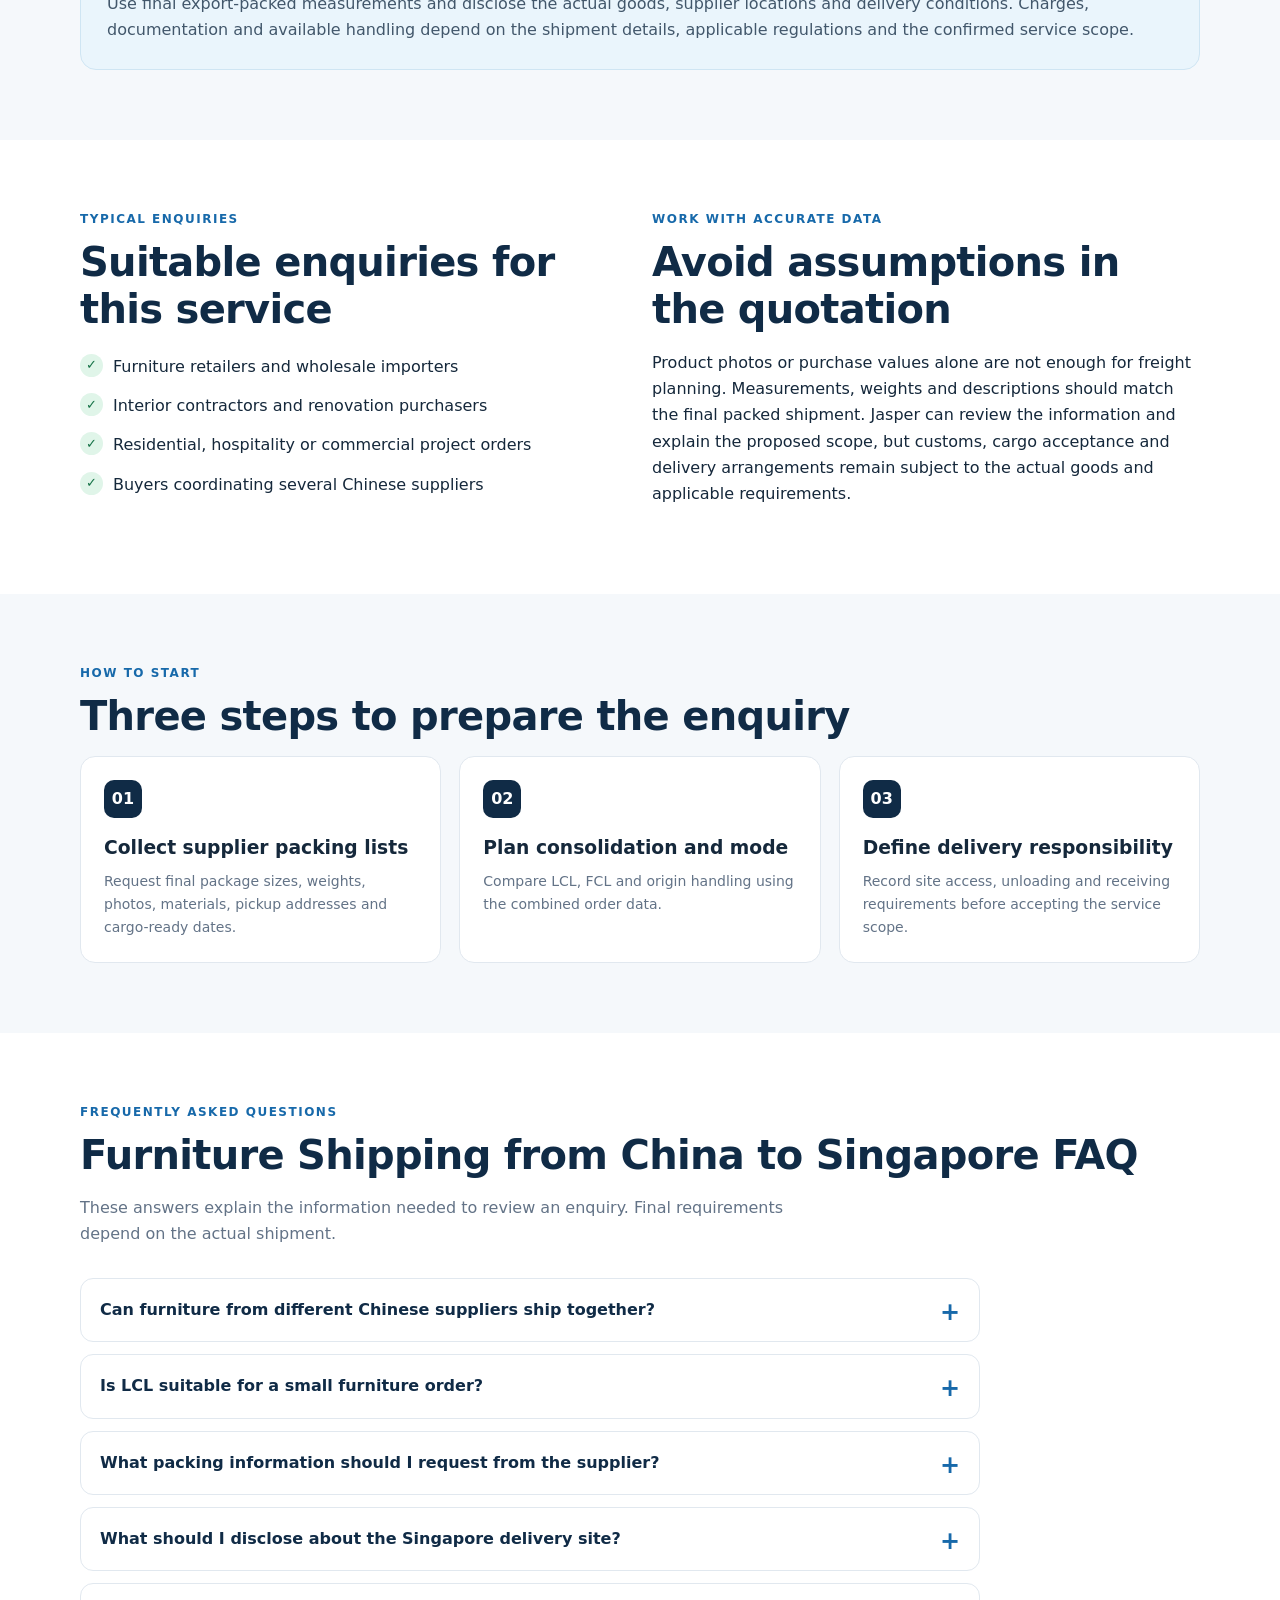
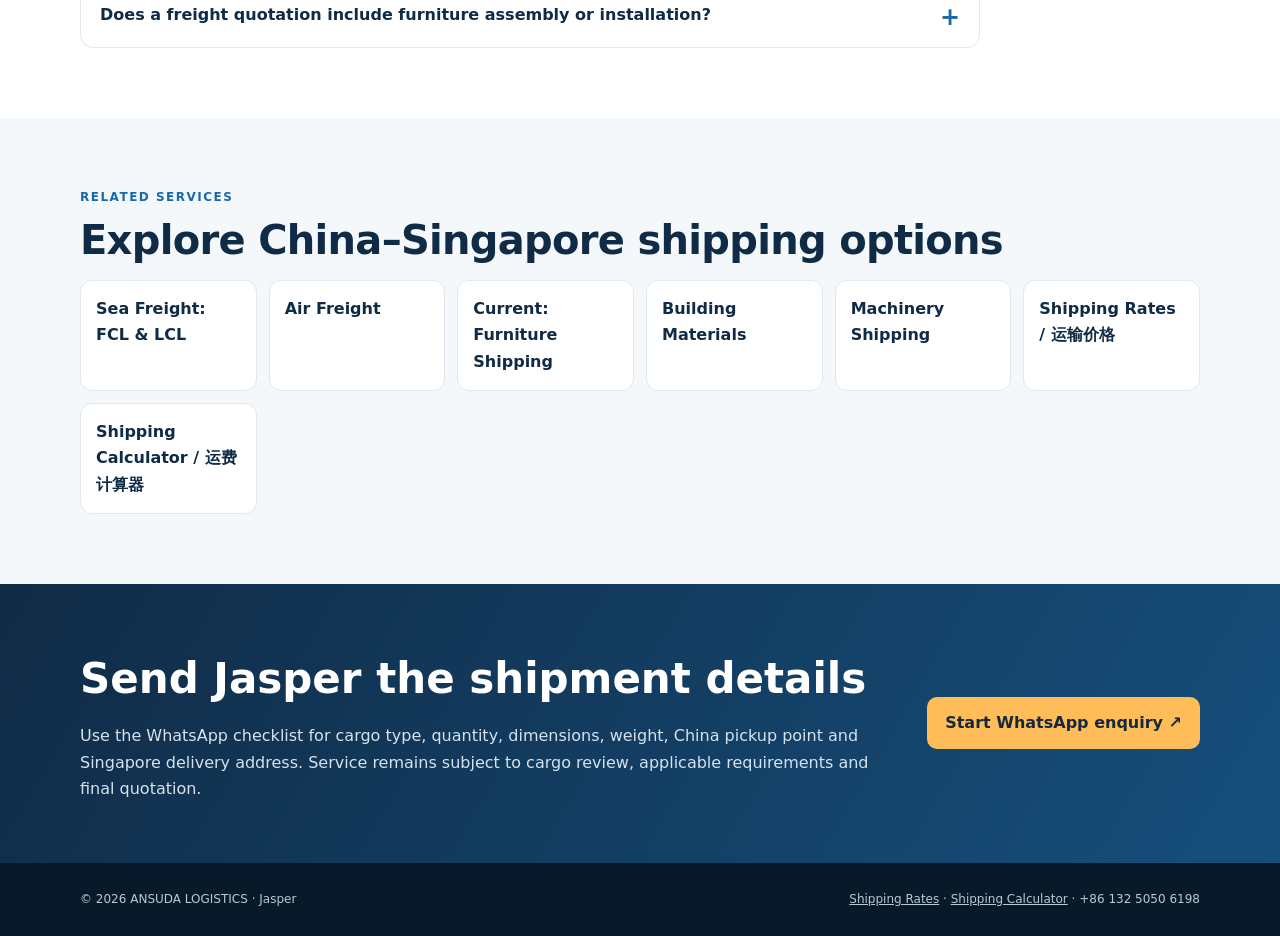
<file: furniture-shipping-china-to-singapore/index.html>
<!DOCTYPE html>
<html lang="en"><head><meta charset="utf-8"><meta name="viewport" content="width=device-width,initial-scale=1"><meta name="description" content="Plan furniture shipping from China to Singapore with packing checks, supplier consolidation, FCL or LCL selection and site-delivery details."><meta name="theme-color" content="#102b46"><link rel="canonical" href="https://sgshipping.com.cn/furniture-shipping-china-to-singapore/"><link rel="stylesheet" href="/assets/service-pages.css"><title>Furniture Shipping China to Singapore | ANSUDA</title><script type="application/ld+json">{"@context":"https://schema.org","@graph":[{"@type":"Service","name":"Furniture Shipping from China to Singapore","description":"Plan furniture shipping from China to Singapore with packing checks, supplier consolidation, FCL or LCL selection and site-delivery details.","url":"https://sgshipping.com.cn/furniture-shipping-china-to-singapore/","provider":{"@type":"Organization","name":"ANSUDA Logistics","url":"https://sgshipping.com.cn/"},"areaServed":{"@type":"Country","name":"Singapore"}},{"@type":"BreadcrumbList","itemListElement":[{"@type":"ListItem","position":1,"name":"Home","item":"https://sgshipping.com.cn/"},{"@type":"ListItem","position":2,"name":"Furniture Shipping from China to Singapore","item":"https://sgshipping.com.cn/furniture-shipping-china-to-singapore/"}]}]}</script></head>
<body><div class="topbar"><div class="wrap"><span>China to Singapore Freight Forwarding</span><span>WhatsApp: +86 132 5050 6198</span></div></div>
<nav class="nav" aria-label="Primary"><div class="wrap navinner"><a class="brand" href="/"><span class="brandmark">↗</span><span>ANSUDA LOGISTICS<small>CHINA · SINGAPORE SHIPPING</small></span></a><button class="menu" id="menu" type="button" aria-expanded="false" aria-controls="navlinks" aria-label="Open navigation menu">☰</button><div class="navlinks" id="navlinks"><a href="/">Home</a><a href="/shipping-rates/" data-en="Rates" data-zh="价格">Rates</a><a href="/shipping-calculator/" data-en="Calculator" data-zh="计算器">Calculator</a><a href="/#services">Services</a><a href="#details">Planning</a><a href="#faq">FAQ</a><a href="#contact">Contact</a></div><div class="actions"><a class="lang" id="photoLangLink" href="?lang=zh" lang="zh">中文</a><a class="btn" href="https://wa.me/8613250506198?text=Hi%20Jasper%2C%20I'd%20like%20a%20furniture%20shipping%20quote%20from%20China%20to%20Singapore.%0A%0ACargo%20type%3A%0AQuantity%20%2F%20number%20of%20packages%3A%0APacked%20dimensions%20(L%20%C3%97%20W%20%C3%97%20H)%3A%0AGross%20weight%3A%0APickup%20city%20%2F%20address%20in%20China%3A%0ADelivery%20address%20%2F%20postcode%20in%20Singapore%3A%0AOther%20notes%3A" target="_blank" rel="noopener">Get a Quote ↗</a></div></div></nav>
<main><section class="hero"><div class="wrap"><p class="breadcrumbs"><a href="/">Home</a> / Furniture Shipping from China to Singapore</p><div class="hero-grid"><div><div class="eyebrow">FURNITURE SOURCING &amp; PROJECT CARGO</div><h1>Furniture Shipping from China to Singapore</h1><p class="lead">Coordinate furniture imports using final packed dimensions, supplier schedules and realistic Singapore delivery-site information.</p><div class="hero-buttons"><a class="btn" href="https://wa.me/8613250506198?text=Hi%20Jasper%2C%20I'd%20like%20a%20furniture%20shipping%20quote%20from%20China%20to%20Singapore.%0A%0ACargo%20type%3A%0AQuantity%20%2F%20number%20of%20packages%3A%0APacked%20dimensions%20(L%20%C3%97%20W%20%C3%97%20H)%3A%0AGross%20weight%3A%0APickup%20city%20%2F%20address%20in%20China%3A%0ADelivery%20address%20%2F%20postcode%20in%20Singapore%3A%0AOther%20notes%3A" target="_blank" rel="noopener">Send cargo details to Jasper ↗</a><a class="btn outline" href="#details">Review planning details ↓</a></div></div><aside class="quote-card"><h2>Prepare these details for Jasper</h2><p>A complete enquiry makes it easier to review the correct service scope.</p><ul><li>Cargo type and quantity</li><li>Package count, packed dimensions and weight</li><li>Pickup city or full address in China</li><li>Delivery address or postcode in Singapore</li><li>Special packing, handling or access notes</li></ul><a class="btn blue" href="https://wa.me/8613250506198?text=Hi%20Jasper%2C%20I'd%20like%20a%20furniture%20shipping%20quote%20from%20China%20to%20Singapore.%0A%0ACargo%20type%3A%0AQuantity%20%2F%20number%20of%20packages%3A%0APacked%20dimensions%20(L%20%C3%97%20W%20%C3%97%20H)%3A%0AGross%20weight%3A%0APickup%20city%20%2F%20address%20in%20China%3A%0ADelivery%20address%20%2F%20postcode%20in%20Singapore%3A%0AOther%20notes%3A" target="_blank" rel="noopener">Open structured WhatsApp enquiry</a><p class="microcopy">The message opens with a checklist you can complete before sending.</p></aside></div></div></section>
<section class="photo-section" aria-labelledby="real-photos-heading"><div class="wrap"><div class="kicker" data-en="REAL LOGISTICS PHOTOS" data-zh="真实物流照片">REAL LOGISTICS PHOTOS</div><h2 id="real-photos-heading" data-en="Furniture Packing & Delivery Photos" data-zh="家具包装与派送实拍">Furniture Packing & Delivery Photos</h2><div class="photo-gallery"><figure class="photo-card"><picture><source type="image/avif" srcset="/assets/images/logistics/04-wooden-packaging-detail-640.avif 640w, /assets/images/logistics/04-wooden-packaging-detail-960.avif 960w, /assets/images/logistics/04-wooden-packaging-detail-1536.avif 1536w" sizes="(max-width: 900px) 92vw, 540px"><source type="image/webp" srcset="/assets/images/logistics/04-wooden-packaging-detail-640.webp 640w, /assets/images/logistics/04-wooden-packaging-detail-960.webp 960w, /assets/images/logistics/04-wooden-packaging-detail-1536.webp 1536w" sizes="(max-width: 900px) 92vw, 540px"><img src="/assets/images/logistics/04-wooden-packaging-detail-1536.jpg" srcset="/assets/images/logistics/04-wooden-packaging-detail-640.jpg 640w, /assets/images/logistics/04-wooden-packaging-detail-960.jpg 960w, /assets/images/logistics/04-wooden-packaging-detail-1536.jpg 1536w" sizes="(max-width: 900px) 92vw, 540px" width="1536" height="1152" alt="Wooden protective packaging around cargo" data-alt-en="Wooden protective packaging around cargo" data-alt-zh="货物木架外包装细节" style="object-position:center" loading="lazy" decoding="async"></picture><figcaption data-en="Wooden protective packaging around cargo" data-zh="货物木架外包装细节">Wooden protective packaging around cargo</figcaption></figure><figure class="photo-card"><picture><source type="image/avif" srcset="/assets/images/logistics/05-warehouse-wooden-packaging-640.avif 640w, /assets/images/logistics/05-warehouse-wooden-packaging-960.avif 960w, /assets/images/logistics/05-warehouse-wooden-packaging-1536.avif 1536w" sizes="(max-width: 900px) 92vw, 540px"><source type="image/webp" srcset="/assets/images/logistics/05-warehouse-wooden-packaging-640.webp 640w, /assets/images/logistics/05-warehouse-wooden-packaging-960.webp 960w, /assets/images/logistics/05-warehouse-wooden-packaging-1536.webp 1536w" sizes="(max-width: 900px) 92vw, 540px"><img src="/assets/images/logistics/05-warehouse-wooden-packaging-1536.jpg" srcset="/assets/images/logistics/05-warehouse-wooden-packaging-640.jpg 640w, /assets/images/logistics/05-warehouse-wooden-packaging-960.jpg 960w, /assets/images/logistics/05-warehouse-wooden-packaging-1536.jpg 1536w" sizes="(max-width: 900px) 92vw, 540px" width="1536" height="1152" alt="Wooden-packaged cargo inside the warehouse" data-alt-en="Wooden-packaged cargo inside the warehouse" data-alt-zh="仓内木架包装货物" style="object-position:center 65%" loading="lazy" decoding="async"></picture><figcaption data-en="Wooden-packaged cargo inside the warehouse" data-zh="仓内木架包装货物">Wooden-packaged cargo inside the warehouse</figcaption></figure><figure class="photo-card"><picture><source type="image/avif" srcset="/assets/images/logistics/07-furniture-tabletop-delivery-640.avif 640w, /assets/images/logistics/07-furniture-tabletop-delivery-960.avif 960w, /assets/images/logistics/07-furniture-tabletop-delivery-1600.avif 1600w" sizes="(max-width: 900px) 92vw, 540px"><source type="image/webp" srcset="/assets/images/logistics/07-furniture-tabletop-delivery-640.webp 640w, /assets/images/logistics/07-furniture-tabletop-delivery-960.webp 960w, /assets/images/logistics/07-furniture-tabletop-delivery-1600.webp 1600w" sizes="(max-width: 900px) 92vw, 540px"><img src="/assets/images/logistics/07-furniture-tabletop-delivery-1600.jpg" srcset="/assets/images/logistics/07-furniture-tabletop-delivery-640.jpg 640w, /assets/images/logistics/07-furniture-tabletop-delivery-960.jpg 960w, /assets/images/logistics/07-furniture-tabletop-delivery-1600.jpg 1600w" sizes="(max-width: 900px) 92vw, 540px" width="1600" height="1200" alt="Delivery site with wooden-packaged cargo and tabletop cartons" data-alt-en="Delivery site with wooden-packaged cargo and tabletop cartons" data-alt-zh="木架包装及标有岩板台面的货物交付现场" style="object-position:center 65%" loading="lazy" decoding="async"></picture><figcaption data-en="Delivery site with wooden-packaged cargo and tabletop cartons" data-zh="木架包装及标有岩板台面的货物交付现场">Delivery site with wooden-packaged cargo and tabletop cartons</figcaption></figure><figure class="photo-card"><picture><source type="image/avif" srcset="/assets/images/logistics/08-residential-indoor-delivery-480.avif 480w, /assets/images/logistics/08-residential-indoor-delivery-900.avif 900w" sizes="(max-width: 900px) 92vw, 540px"><source type="image/webp" srcset="/assets/images/logistics/08-residential-indoor-delivery-480.webp 480w, /assets/images/logistics/08-residential-indoor-delivery-900.webp 900w" sizes="(max-width: 900px) 92vw, 540px"><img src="/assets/images/logistics/08-residential-indoor-delivery-900.jpg" srcset="/assets/images/logistics/08-residential-indoor-delivery-480.jpg 480w, /assets/images/logistics/08-residential-indoor-delivery-900.jpg 900w" sizes="(max-width: 900px) 92vw, 540px" width="900" height="675" alt="Packed cargo delivered inside a residence" data-alt-en="Packed cargo delivered inside a residence" data-alt-zh="包装货物送入住宅室内" style="object-position:center" loading="lazy" decoding="async"></picture><figcaption data-en="Packed cargo delivered inside a residence" data-zh="包装货物送入住宅室内">Packed cargo delivered inside a residence</figcaption></figure></div></div></section>
<section class="section" id="details"><div class="wrap"><div class="kicker">SERVICE PLANNING</div><h2>Furniture freight begins with packing and access</h2><p class="section-intro">Furniture orders can be light but bulky, fragile at exposed edges, or difficult to deliver when fully assembled. Importers should collect final packing details from suppliers and describe the destination site before choosing LCL, FCL or a consolidation plan.</p><div class="grid-2"><article class="card"><h3>Flat-packed versus assembled</h3><p>Flat-packed items may use container space more efficiently, while assembled pieces can need more protection and handling room. Quote using export-packed measurements.</p></article><article class="card"><h3>Fragile surfaces and components</h3><p>Identify glass, stone, mirrors, polished finishes and projecting parts. Ask the supplier to describe the protective packing rather than assuming standard cartons are sufficient.</p></article><article class="card"><h3>Multi-supplier purchasing</h3><p>For furniture sourced from several factories, list every pickup location and ready date. Consolidation feasibility depends on geography, timing, package data and warehouse handling.</p></article><article class="card"><h3>Last-mile site conditions</h3><p>Advise whether delivery is to a landed property, warehouse, retail unit or project site. Lift size, loading-bay height, stairs and unloading labour can affect the delivery scope.</p></article></div></div></section>
<section class="section soft"><div class="wrap"><div class="kicker">IMPORTER CHECKLIST</div><h2>A useful furniture packing schedule</h2><p class="section-intro">Create one line per packed item or package group so volume, handling and supplier readiness can be reviewed.</p><div class="facts-grid"><article class="fact"><h3>Item and package references</h3><p>Match each furniture description to its carton, crate or bundle count. Include final outer dimensions, gross weight and supplier name.</p></article><article class="fact"><h3>Material disclosure</h3><p>Identify solid wood, engineered wood, upholstery, glass, stone or metal components accurately. Documentary or import requirements may vary by material.</p></article><article class="fact"><h3>Receiving plan</h3><p>Confirm the delivery address, access route and who will unload or move items beyond the delivery point. Do not assume installation or upstairs handling is included.</p></article></div><div class="info-band"><h3>Before requesting a final quotation</h3><p>Use final export-packed measurements and disclose the actual goods, supplier locations and delivery conditions. Charges, documentation and available handling depend on the shipment details, applicable regulations and the confirmed service scope.</p></div></div></section>
<section class="section"><div class="wrap grid-2"><div><div class="kicker">TYPICAL ENQUIRIES</div><h2>Suitable enquiries for this service</h2><ul class="checklist"><li><span class="check">✓</span><span>Furniture retailers and wholesale importers</span></li><li><span class="check">✓</span><span>Interior contractors and renovation purchasers</span></li><li><span class="check">✓</span><span>Residential, hospitality or commercial project orders</span></li><li><span class="check">✓</span><span>Buyers coordinating several Chinese suppliers</span></li></ul></div><div><div class="kicker">WORK WITH ACCURATE DATA</div><h2>Avoid assumptions in the quotation</h2><p>Product photos or purchase values alone are not enough for freight planning. Measurements, weights and descriptions should match the final packed shipment. Jasper can review the information and explain the proposed scope, but customs, cargo acceptance and delivery arrangements remain subject to the actual goods and applicable requirements.</p></div></div></section>
<section class="section soft"><div class="wrap"><div class="kicker">HOW TO START</div><h2>Three steps to prepare the enquiry</h2><div class="steps"><article class="step"><b>01</b><h3>Collect supplier packing lists</h3><p>Request final package sizes, weights, photos, materials, pickup addresses and cargo-ready dates.</p></article><article class="step"><b>02</b><h3>Plan consolidation and mode</h3><p>Compare LCL, FCL and origin handling using the combined order data.</p></article><article class="step"><b>03</b><h3>Define delivery responsibility</h3><p>Record site access, unloading and receiving requirements before accepting the service scope.</p></article></div></div></section>
<section class="section" id="faq"><div class="wrap"><div class="kicker">FREQUENTLY ASKED QUESTIONS</div><h2>Furniture Shipping from China to Singapore FAQ</h2><p class="section-intro">These answers explain the information needed to review an enquiry. Final requirements depend on the actual shipment.</p><div class="faq-list"><details><summary>Can furniture from different Chinese suppliers ship together?</summary><p>Consolidation can be assessed when every supplier address, ready date and packing list is available. The practical plan depends on distance, timing, volume and warehouse handling.</p></details><details><summary>Is LCL suitable for a small furniture order?</summary><p>It may be, if the furniture is packed to withstand shared-container handling and the package data is accurate. Fragility, package size and final delivery requirements must also be considered.</p></details><details><summary>What packing information should I request from the supplier?</summary><p>Ask for the final outer dimensions and gross weight of each package, the packing method, material description and photos of completed export packing.</p></details><details><summary>What should I disclose about the Singapore delivery site?</summary><p>Provide the address or postcode, property type, loading-bay or vehicle limits, lift dimensions, stairs, receiving hours and who will handle unloading.</p></details><details><summary>Does a freight quotation include furniture assembly or installation?</summary><p>Do not assume it does. Assembly, installation and movement beyond the agreed delivery point should be discussed separately and stated explicitly if offered in the quotation.</p></details></div></div></section>
<section class="section soft"><div class="wrap"><div class="kicker">RELATED SERVICES</div><h2>Explore China–Singapore shipping options</h2><div class="related"><a href="/sea-freight-china-to-singapore/">Sea Freight: FCL & LCL</a><a href="/air-freight-china-to-singapore/">Air Freight</a><a href="/furniture-shipping-china-to-singapore/">Current: Furniture Shipping</a><a href="/building-materials-shipping-to-singapore/">Building Materials</a><a href="/machinery-shipping-china-to-singapore/">Machinery Shipping</a><a href="/shipping-rates/" data-en="Shipping Rates" data-zh="运输价格">Shipping Rates / 运输价格</a><a href="/shipping-calculator/" data-en="Shipping Calculator" data-zh="运费计算器">Shipping Calculator / 运费计算器</a></div></div></section>
<section class="cta" id="contact"><div class="wrap cta-grid"><div><h2>Send Jasper the shipment details</h2><p>Use the WhatsApp checklist for cargo type, quantity, dimensions, weight, China pickup point and Singapore delivery address. Service remains subject to cargo review, applicable requirements and final quotation.</p></div><a class="btn" href="https://wa.me/8613250506198?text=Hi%20Jasper%2C%20I'd%20like%20a%20furniture%20shipping%20quote%20from%20China%20to%20Singapore.%0A%0ACargo%20type%3A%0AQuantity%20%2F%20number%20of%20packages%3A%0APacked%20dimensions%20(L%20%C3%97%20W%20%C3%97%20H)%3A%0AGross%20weight%3A%0APickup%20city%20%2F%20address%20in%20China%3A%0ADelivery%20address%20%2F%20postcode%20in%20Singapore%3A%0AOther%20notes%3A" target="_blank" rel="noopener">Start WhatsApp enquiry ↗</a></div></section></main>
<footer class="footer"><div class="wrap"><span>© <span id="year"></span> ANSUDA LOGISTICS · Jasper</span><span><a href="/shipping-rates/" data-en="Shipping Rates" data-zh="运输价格">Shipping Rates</a> · <a href="/shipping-calculator/" data-en="Shipping Calculator" data-zh="运费计算器">Shipping Calculator</a> · +86 132 5050 6198</span></div></footer><a class="floating-wa" href="https://wa.me/8613250506198?text=Hi%20Jasper%2C%20I'd%20like%20a%20furniture%20shipping%20quote%20from%20China%20to%20Singapore.%0A%0ACargo%20type%3A%0AQuantity%20%2F%20number%20of%20packages%3A%0APacked%20dimensions%20(L%20%C3%97%20W%20%C3%97%20H)%3A%0AGross%20weight%3A%0APickup%20city%20%2F%20address%20in%20China%3A%0ADelivery%20address%20%2F%20postcode%20in%20Singapore%3A%0AOther%20notes%3A" target="_blank" rel="noopener" aria-label="Ask Jasper about furniture shipping on WhatsApp">☏ WhatsApp Jasper</a>
<script>const menu=document.getElementById('menu'),links=document.getElementById('navlinks');menu.addEventListener('click',()=>{const open=menu.getAttribute('aria-expanded')==='true';menu.setAttribute('aria-expanded',String(!open));menu.textContent=open?'☰':'×';links.classList.toggle('open',!open)});links.querySelectorAll('a').forEach(a=>a.addEventListener('click',()=>{links.classList.remove('open');menu.setAttribute('aria-expanded','false');menu.textContent='☰'}));document.addEventListener('keydown',e=>{if(e.key==='Escape'){links.classList.remove('open');menu.setAttribute('aria-expanded','false');menu.textContent='☰'}});const photoLangLink=document.getElementById('photoLangLink'),photoLang=new URLSearchParams(location.search).get('lang');if(photoLang==='zh'){document.documentElement.lang='zh';document.querySelectorAll('[data-en][data-zh]').forEach(el=>{el.textContent=el.dataset.zh});document.querySelectorAll('[data-alt-en][data-alt-zh]').forEach(el=>{el.alt=el.dataset.altZh});photoLangLink.href=location.pathname;photoLangLink.textContent='English';photoLangLink.lang='en'}document.getElementById('year').textContent=new Date().getFullYear();</script></body></html>
</file>
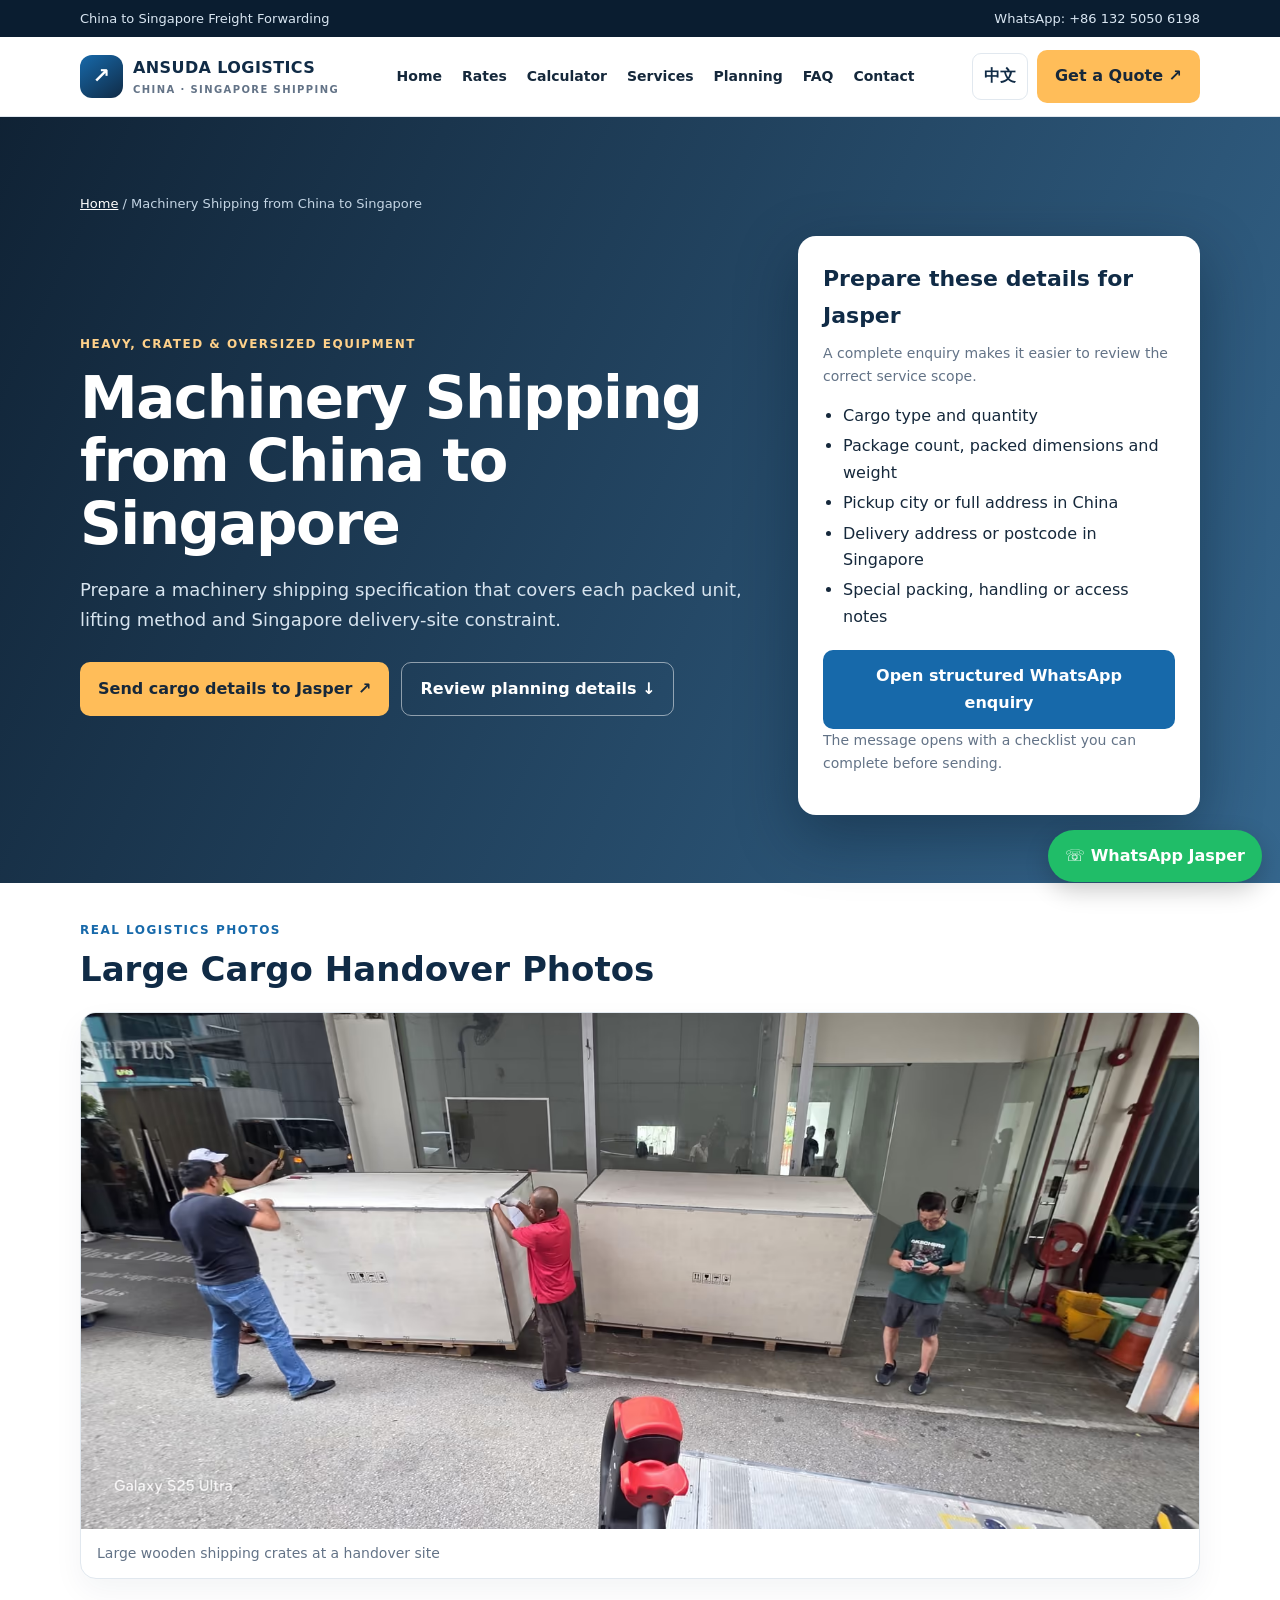
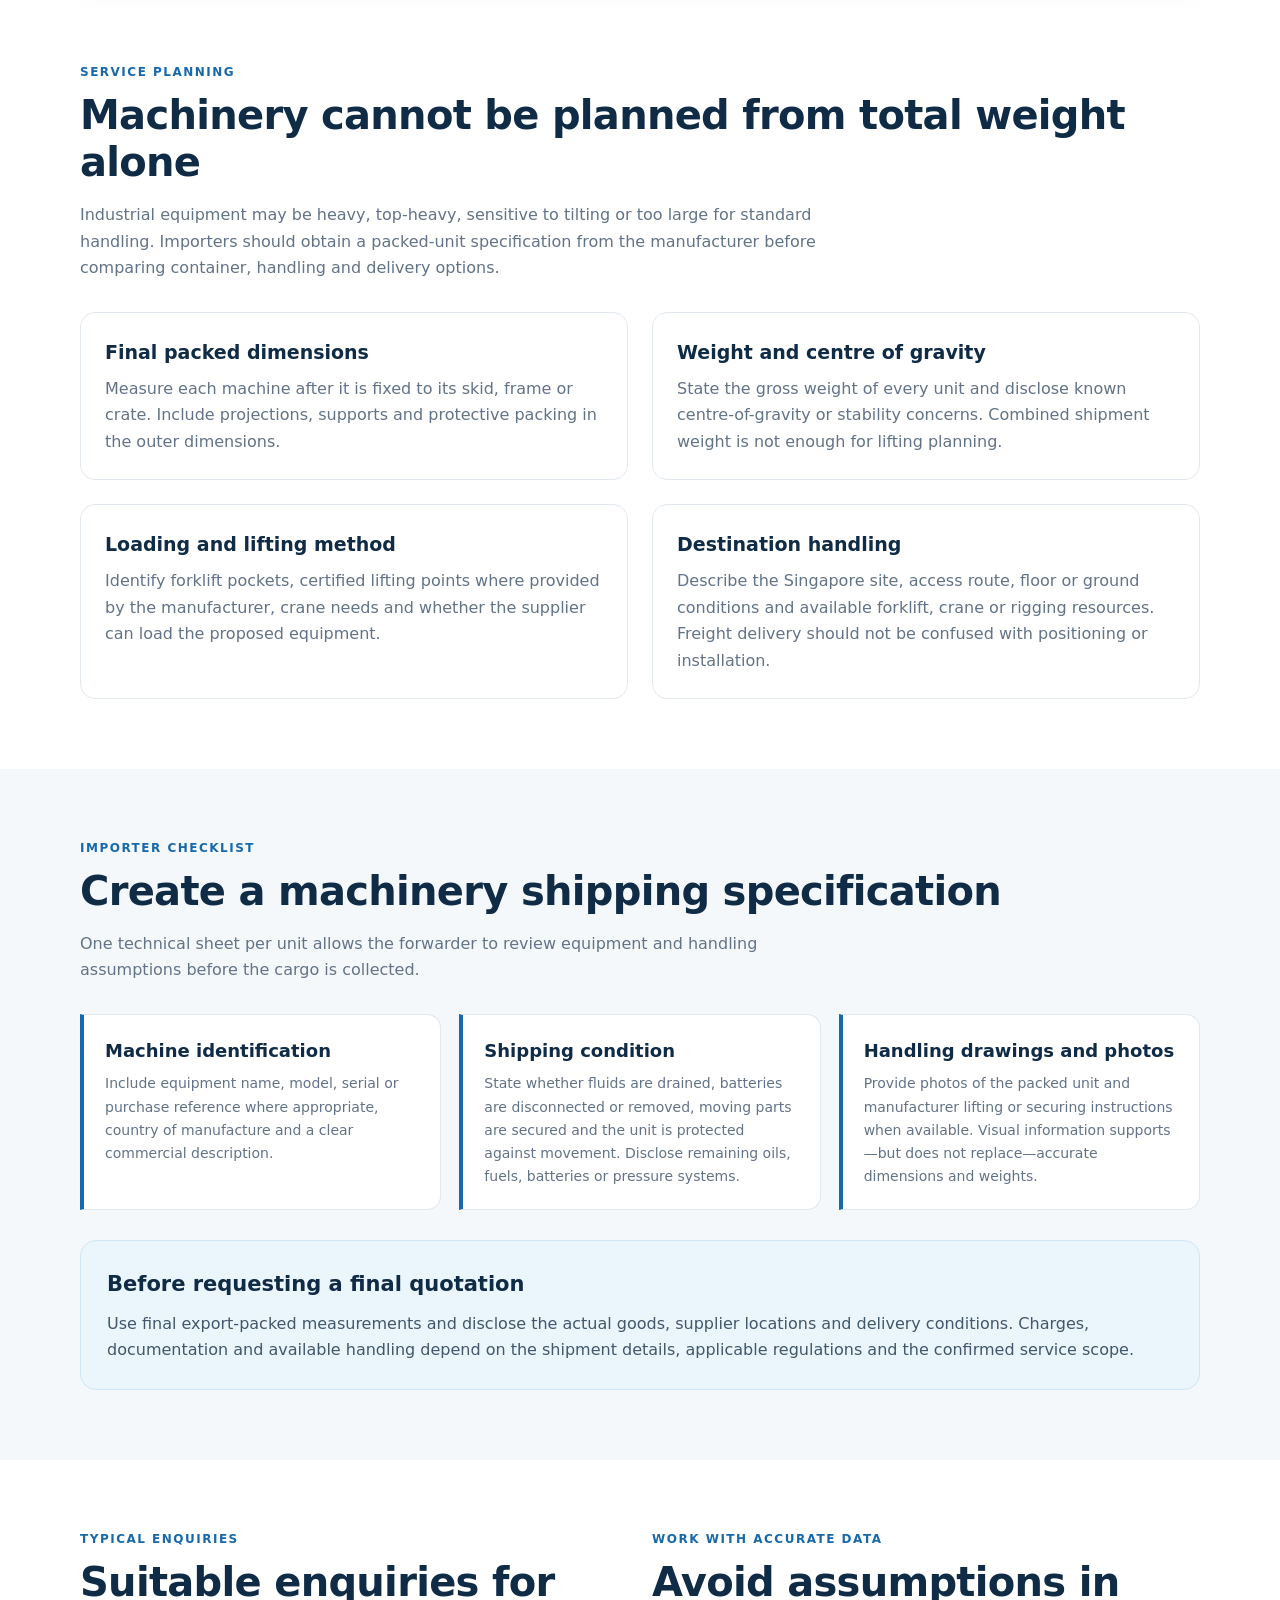
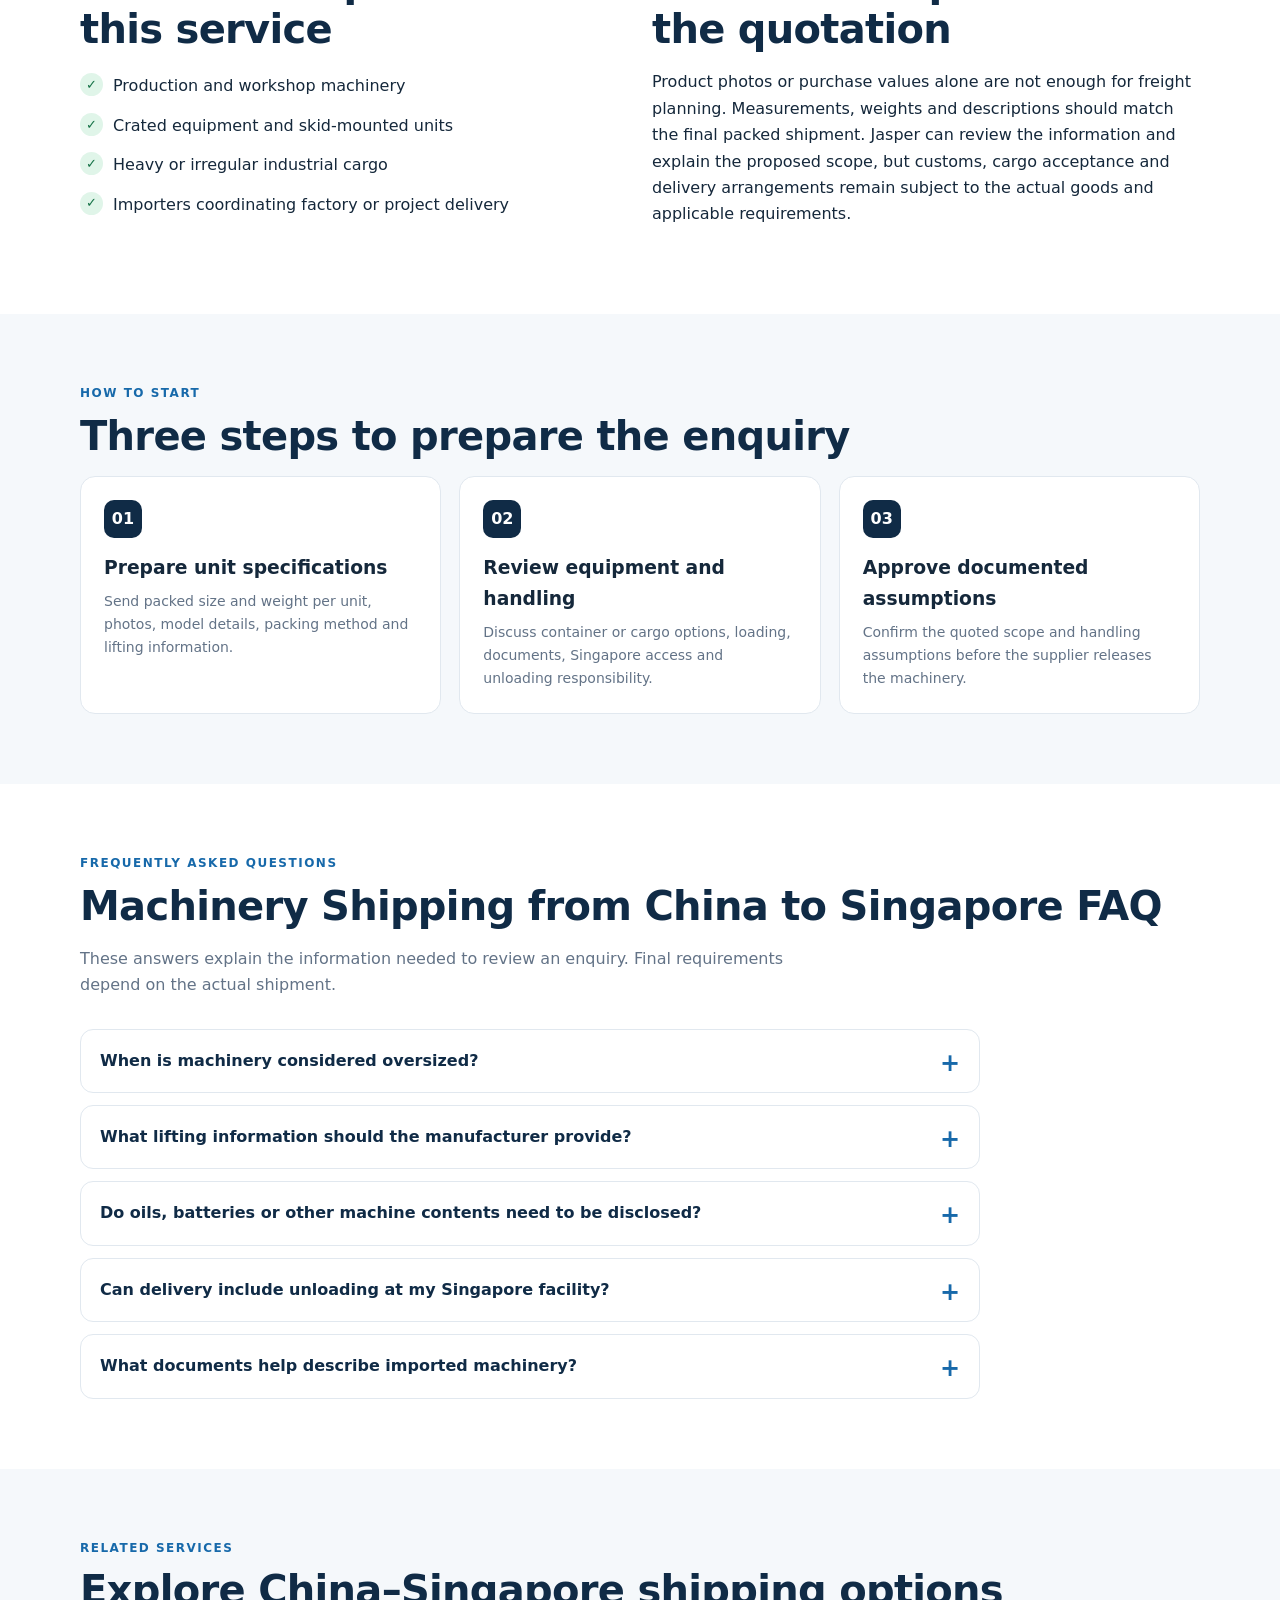
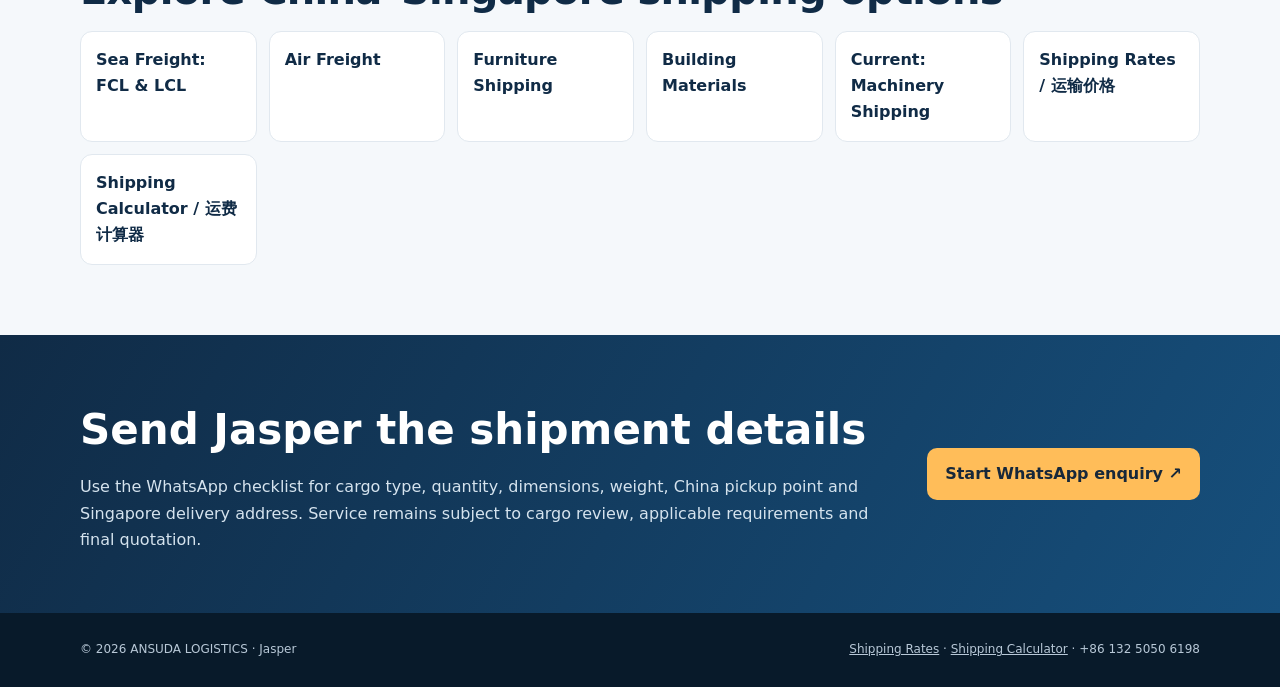
<file: machinery-shipping-china-to-singapore/index.html>
<!DOCTYPE html>
<html lang="en"><head><meta charset="utf-8"><meta name="viewport" content="width=device-width,initial-scale=1"><meta name="description" content="Plan machinery shipping from China to Singapore using packed dimensions, lifting data, equipment details and delivery-site requirements."><meta name="theme-color" content="#102b46"><link rel="canonical" href="https://sgshipping.com.cn/machinery-shipping-china-to-singapore/"><link rel="stylesheet" href="/assets/service-pages.css"><title>Machinery Shipping China to Singapore | ANSUDA</title><script type="application/ld+json">{"@context":"https://schema.org","@graph":[{"@type":"Service","name":"Machinery Shipping from China to Singapore","description":"Plan machinery shipping from China to Singapore using packed dimensions, lifting data, equipment details and delivery-site requirements.","url":"https://sgshipping.com.cn/machinery-shipping-china-to-singapore/","provider":{"@type":"Organization","name":"ANSUDA Logistics","url":"https://sgshipping.com.cn/"},"areaServed":{"@type":"Country","name":"Singapore"}},{"@type":"BreadcrumbList","itemListElement":[{"@type":"ListItem","position":1,"name":"Home","item":"https://sgshipping.com.cn/"},{"@type":"ListItem","position":2,"name":"Machinery Shipping from China to Singapore","item":"https://sgshipping.com.cn/machinery-shipping-china-to-singapore/"}]}]}</script></head>
<body><div class="topbar"><div class="wrap"><span>China to Singapore Freight Forwarding</span><span>WhatsApp: +86 132 5050 6198</span></div></div>
<nav class="nav" aria-label="Primary"><div class="wrap navinner"><a class="brand" href="/"><span class="brandmark">↗</span><span>ANSUDA LOGISTICS<small>CHINA · SINGAPORE SHIPPING</small></span></a><button class="menu" id="menu" type="button" aria-expanded="false" aria-controls="navlinks" aria-label="Open navigation menu">☰</button><div class="navlinks" id="navlinks"><a href="/">Home</a><a href="/shipping-rates/" data-en="Rates" data-zh="价格">Rates</a><a href="/shipping-calculator/" data-en="Calculator" data-zh="计算器">Calculator</a><a href="/#services">Services</a><a href="#details">Planning</a><a href="#faq">FAQ</a><a href="#contact">Contact</a></div><div class="actions"><a class="lang" id="photoLangLink" href="?lang=zh" lang="zh">中文</a><a class="btn" href="https://wa.me/8613250506198?text=Hi%20Jasper%2C%20I'd%20like%20a%20machinery%20shipping%20quote%20from%20China%20to%20Singapore.%0A%0ACargo%20type%3A%0AQuantity%20%2F%20number%20of%20packages%3A%0APacked%20dimensions%20(L%20%C3%97%20W%20%C3%97%20H)%3A%0AGross%20weight%3A%0APickup%20city%20%2F%20address%20in%20China%3A%0ADelivery%20address%20%2F%20postcode%20in%20Singapore%3A%0AOther%20notes%3A" target="_blank" rel="noopener">Get a Quote ↗</a></div></div></nav>
<main><section class="hero"><div class="wrap"><p class="breadcrumbs"><a href="/">Home</a> / Machinery Shipping from China to Singapore</p><div class="hero-grid"><div><div class="eyebrow">HEAVY, CRATED &amp; OVERSIZED EQUIPMENT</div><h1>Machinery Shipping from China to Singapore</h1><p class="lead">Prepare a machinery shipping specification that covers each packed unit, lifting method and Singapore delivery-site constraint.</p><div class="hero-buttons"><a class="btn" href="https://wa.me/8613250506198?text=Hi%20Jasper%2C%20I'd%20like%20a%20machinery%20shipping%20quote%20from%20China%20to%20Singapore.%0A%0ACargo%20type%3A%0AQuantity%20%2F%20number%20of%20packages%3A%0APacked%20dimensions%20(L%20%C3%97%20W%20%C3%97%20H)%3A%0AGross%20weight%3A%0APickup%20city%20%2F%20address%20in%20China%3A%0ADelivery%20address%20%2F%20postcode%20in%20Singapore%3A%0AOther%20notes%3A" target="_blank" rel="noopener">Send cargo details to Jasper ↗</a><a class="btn outline" href="#details">Review planning details ↓</a></div></div><aside class="quote-card"><h2>Prepare these details for Jasper</h2><p>A complete enquiry makes it easier to review the correct service scope.</p><ul><li>Cargo type and quantity</li><li>Package count, packed dimensions and weight</li><li>Pickup city or full address in China</li><li>Delivery address or postcode in Singapore</li><li>Special packing, handling or access notes</li></ul><a class="btn blue" href="https://wa.me/8613250506198?text=Hi%20Jasper%2C%20I'd%20like%20a%20machinery%20shipping%20quote%20from%20China%20to%20Singapore.%0A%0ACargo%20type%3A%0AQuantity%20%2F%20number%20of%20packages%3A%0APacked%20dimensions%20(L%20%C3%97%20W%20%C3%97%20H)%3A%0AGross%20weight%3A%0APickup%20city%20%2F%20address%20in%20China%3A%0ADelivery%20address%20%2F%20postcode%20in%20Singapore%3A%0AOther%20notes%3A" target="_blank" rel="noopener">Open structured WhatsApp enquiry</a><p class="microcopy">The message opens with a checklist you can complete before sending.</p></aside></div></div></section>
<section class="photo-section" aria-labelledby="real-photos-heading"><div class="wrap"><div class="kicker" data-en="REAL LOGISTICS PHOTOS" data-zh="真实物流照片">REAL LOGISTICS PHOTOS</div><h2 id="real-photos-heading" data-en="Large Cargo Handover Photos" data-zh="大件货物交接实拍">Large Cargo Handover Photos</h2><div class="photo-gallery"><figure class="photo-card wide"><picture><source type="image/avif" srcset="/assets/images/logistics/09-large-crates-handover-960.avif 960w, /assets/images/logistics/09-large-crates-handover-1600.avif 1600w, /assets/images/logistics/09-large-crates-handover-2000.avif 2000w" sizes="(max-width: 900px) 92vw, 1120px"><source type="image/webp" srcset="/assets/images/logistics/09-large-crates-handover-960.webp 960w, /assets/images/logistics/09-large-crates-handover-1600.webp 1600w, /assets/images/logistics/09-large-crates-handover-2000.webp 2000w" sizes="(max-width: 900px) 92vw, 1120px"><img src="/assets/images/logistics/09-large-crates-handover-2000.jpg" srcset="/assets/images/logistics/09-large-crates-handover-960.jpg 960w, /assets/images/logistics/09-large-crates-handover-1600.jpg 1600w, /assets/images/logistics/09-large-crates-handover-2000.jpg 2000w" sizes="(max-width: 900px) 92vw, 1120px" width="2000" height="924" alt="Large wooden shipping crates at a handover site" data-alt-en="Large wooden shipping crates at a handover site" data-alt-zh="大型木箱货物现场交接" style="object-position:center" loading="lazy" decoding="async"></picture><figcaption data-en="Large wooden shipping crates at a handover site" data-zh="大型木箱货物现场交接">Large wooden shipping crates at a handover site</figcaption></figure></div></div></section>
<section class="section" id="details"><div class="wrap"><div class="kicker">SERVICE PLANNING</div><h2>Machinery cannot be planned from total weight alone</h2><p class="section-intro">Industrial equipment may be heavy, top-heavy, sensitive to tilting or too large for standard handling. Importers should obtain a packed-unit specification from the manufacturer before comparing container, handling and delivery options.</p><div class="grid-2"><article class="card"><h3>Final packed dimensions</h3><p>Measure each machine after it is fixed to its skid, frame or crate. Include projections, supports and protective packing in the outer dimensions.</p></article><article class="card"><h3>Weight and centre of gravity</h3><p>State the gross weight of every unit and disclose known centre-of-gravity or stability concerns. Combined shipment weight is not enough for lifting planning.</p></article><article class="card"><h3>Loading and lifting method</h3><p>Identify forklift pockets, certified lifting points where provided by the manufacturer, crane needs and whether the supplier can load the proposed equipment.</p></article><article class="card"><h3>Destination handling</h3><p>Describe the Singapore site, access route, floor or ground conditions and available forklift, crane or rigging resources. Freight delivery should not be confused with positioning or installation.</p></article></div></div></section>
<section class="section soft"><div class="wrap"><div class="kicker">IMPORTER CHECKLIST</div><h2>Create a machinery shipping specification</h2><p class="section-intro">One technical sheet per unit allows the forwarder to review equipment and handling assumptions before the cargo is collected.</p><div class="facts-grid"><article class="fact"><h3>Machine identification</h3><p>Include equipment name, model, serial or purchase reference where appropriate, country of manufacture and a clear commercial description.</p></article><article class="fact"><h3>Shipping condition</h3><p>State whether fluids are drained, batteries are disconnected or removed, moving parts are secured and the unit is protected against movement. Disclose remaining oils, fuels, batteries or pressure systems.</p></article><article class="fact"><h3>Handling drawings and photos</h3><p>Provide photos of the packed unit and manufacturer lifting or securing instructions when available. Visual information supports—but does not replace—accurate dimensions and weights.</p></article></div><div class="info-band"><h3>Before requesting a final quotation</h3><p>Use final export-packed measurements and disclose the actual goods, supplier locations and delivery conditions. Charges, documentation and available handling depend on the shipment details, applicable regulations and the confirmed service scope.</p></div></div></section>
<section class="section"><div class="wrap grid-2"><div><div class="kicker">TYPICAL ENQUIRIES</div><h2>Suitable enquiries for this service</h2><ul class="checklist"><li><span class="check">✓</span><span>Production and workshop machinery</span></li><li><span class="check">✓</span><span>Crated equipment and skid-mounted units</span></li><li><span class="check">✓</span><span>Heavy or irregular industrial cargo</span></li><li><span class="check">✓</span><span>Importers coordinating factory or project delivery</span></li></ul></div><div><div class="kicker">WORK WITH ACCURATE DATA</div><h2>Avoid assumptions in the quotation</h2><p>Product photos or purchase values alone are not enough for freight planning. Measurements, weights and descriptions should match the final packed shipment. Jasper can review the information and explain the proposed scope, but customs, cargo acceptance and delivery arrangements remain subject to the actual goods and applicable requirements.</p></div></div></section>
<section class="section soft"><div class="wrap"><div class="kicker">HOW TO START</div><h2>Three steps to prepare the enquiry</h2><div class="steps"><article class="step"><b>01</b><h3>Prepare unit specifications</h3><p>Send packed size and weight per unit, photos, model details, packing method and lifting information.</p></article><article class="step"><b>02</b><h3>Review equipment and handling</h3><p>Discuss container or cargo options, loading, documents, Singapore access and unloading responsibility.</p></article><article class="step"><b>03</b><h3>Approve documented assumptions</h3><p>Confirm the quoted scope and handling assumptions before the supplier releases the machinery.</p></article></div></div></section>
<section class="section" id="faq"><div class="wrap"><div class="kicker">FREQUENTLY ASKED QUESTIONS</div><h2>Machinery Shipping from China to Singapore FAQ</h2><p class="section-intro">These answers explain the information needed to review an enquiry. Final requirements depend on the actual shipment.</p><div class="faq-list"><details><summary>When is machinery considered oversized?</summary><p>That depends on the final packed dimensions, weight, available equipment and route constraints. Send the complete packed specification so the practical options can be reviewed.</p></details><details><summary>What lifting information should the manufacturer provide?</summary><p>Request the gross weight per unit, centre-of-gravity information where available, forklift pockets, lifting points and manufacturer handling instructions.</p></details><details><summary>Do oils, batteries or other machine contents need to be disclosed?</summary><p>Yes. Disclose any fuel or oil residue, batteries, pressurised systems, magnets, chemicals or other special characteristics before the shipment is planned.</p></details><details><summary>Can delivery include unloading at my Singapore facility?</summary><p>Unloading can be discussed only after the site and equipment requirements are known. Provide access dimensions, ground or floor conditions and available forklift, crane or rigging resources.</p></details><details><summary>What documents help describe imported machinery?</summary><p>A detailed commercial invoice, packing list, model or technical information and accurate consignee details are useful. Additional requirements depend on the equipment and applicable rules.</p></details></div></div></section>
<section class="section soft"><div class="wrap"><div class="kicker">RELATED SERVICES</div><h2>Explore China–Singapore shipping options</h2><div class="related"><a href="/sea-freight-china-to-singapore/">Sea Freight: FCL & LCL</a><a href="/air-freight-china-to-singapore/">Air Freight</a><a href="/furniture-shipping-china-to-singapore/">Furniture Shipping</a><a href="/building-materials-shipping-to-singapore/">Building Materials</a><a href="/machinery-shipping-china-to-singapore/">Current: Machinery Shipping</a><a href="/shipping-rates/" data-en="Shipping Rates" data-zh="运输价格">Shipping Rates / 运输价格</a><a href="/shipping-calculator/" data-en="Shipping Calculator" data-zh="运费计算器">Shipping Calculator / 运费计算器</a></div></div></section>
<section class="cta" id="contact"><div class="wrap cta-grid"><div><h2>Send Jasper the shipment details</h2><p>Use the WhatsApp checklist for cargo type, quantity, dimensions, weight, China pickup point and Singapore delivery address. Service remains subject to cargo review, applicable requirements and final quotation.</p></div><a class="btn" href="https://wa.me/8613250506198?text=Hi%20Jasper%2C%20I'd%20like%20a%20machinery%20shipping%20quote%20from%20China%20to%20Singapore.%0A%0ACargo%20type%3A%0AQuantity%20%2F%20number%20of%20packages%3A%0APacked%20dimensions%20(L%20%C3%97%20W%20%C3%97%20H)%3A%0AGross%20weight%3A%0APickup%20city%20%2F%20address%20in%20China%3A%0ADelivery%20address%20%2F%20postcode%20in%20Singapore%3A%0AOther%20notes%3A" target="_blank" rel="noopener">Start WhatsApp enquiry ↗</a></div></section></main>
<footer class="footer"><div class="wrap"><span>© <span id="year"></span> ANSUDA LOGISTICS · Jasper</span><span><a href="/shipping-rates/" data-en="Shipping Rates" data-zh="运输价格">Shipping Rates</a> · <a href="/shipping-calculator/" data-en="Shipping Calculator" data-zh="运费计算器">Shipping Calculator</a> · +86 132 5050 6198</span></div></footer><a class="floating-wa" href="https://wa.me/8613250506198?text=Hi%20Jasper%2C%20I'd%20like%20a%20machinery%20shipping%20quote%20from%20China%20to%20Singapore.%0A%0ACargo%20type%3A%0AQuantity%20%2F%20number%20of%20packages%3A%0APacked%20dimensions%20(L%20%C3%97%20W%20%C3%97%20H)%3A%0AGross%20weight%3A%0APickup%20city%20%2F%20address%20in%20China%3A%0ADelivery%20address%20%2F%20postcode%20in%20Singapore%3A%0AOther%20notes%3A" target="_blank" rel="noopener" aria-label="Ask Jasper about machinery shipping on WhatsApp">☏ WhatsApp Jasper</a>
<script>const menu=document.getElementById('menu'),links=document.getElementById('navlinks');menu.addEventListener('click',()=>{const open=menu.getAttribute('aria-expanded')==='true';menu.setAttribute('aria-expanded',String(!open));menu.textContent=open?'☰':'×';links.classList.toggle('open',!open)});links.querySelectorAll('a').forEach(a=>a.addEventListener('click',()=>{links.classList.remove('open');menu.setAttribute('aria-expanded','false');menu.textContent='☰'}));document.addEventListener('keydown',e=>{if(e.key==='Escape'){links.classList.remove('open');menu.setAttribute('aria-expanded','false');menu.textContent='☰'}});const photoLangLink=document.getElementById('photoLangLink'),photoLang=new URLSearchParams(location.search).get('lang');if(photoLang==='zh'){document.documentElement.lang='zh';document.querySelectorAll('[data-en][data-zh]').forEach(el=>{el.textContent=el.dataset.zh});document.querySelectorAll('[data-alt-en][data-alt-zh]').forEach(el=>{el.alt=el.dataset.altZh});photoLangLink.href=location.pathname;photoLangLink.textContent='English';photoLangLink.lang='en'}document.getElementById('year').textContent=new Date().getFullYear();</script></body></html>
</file>
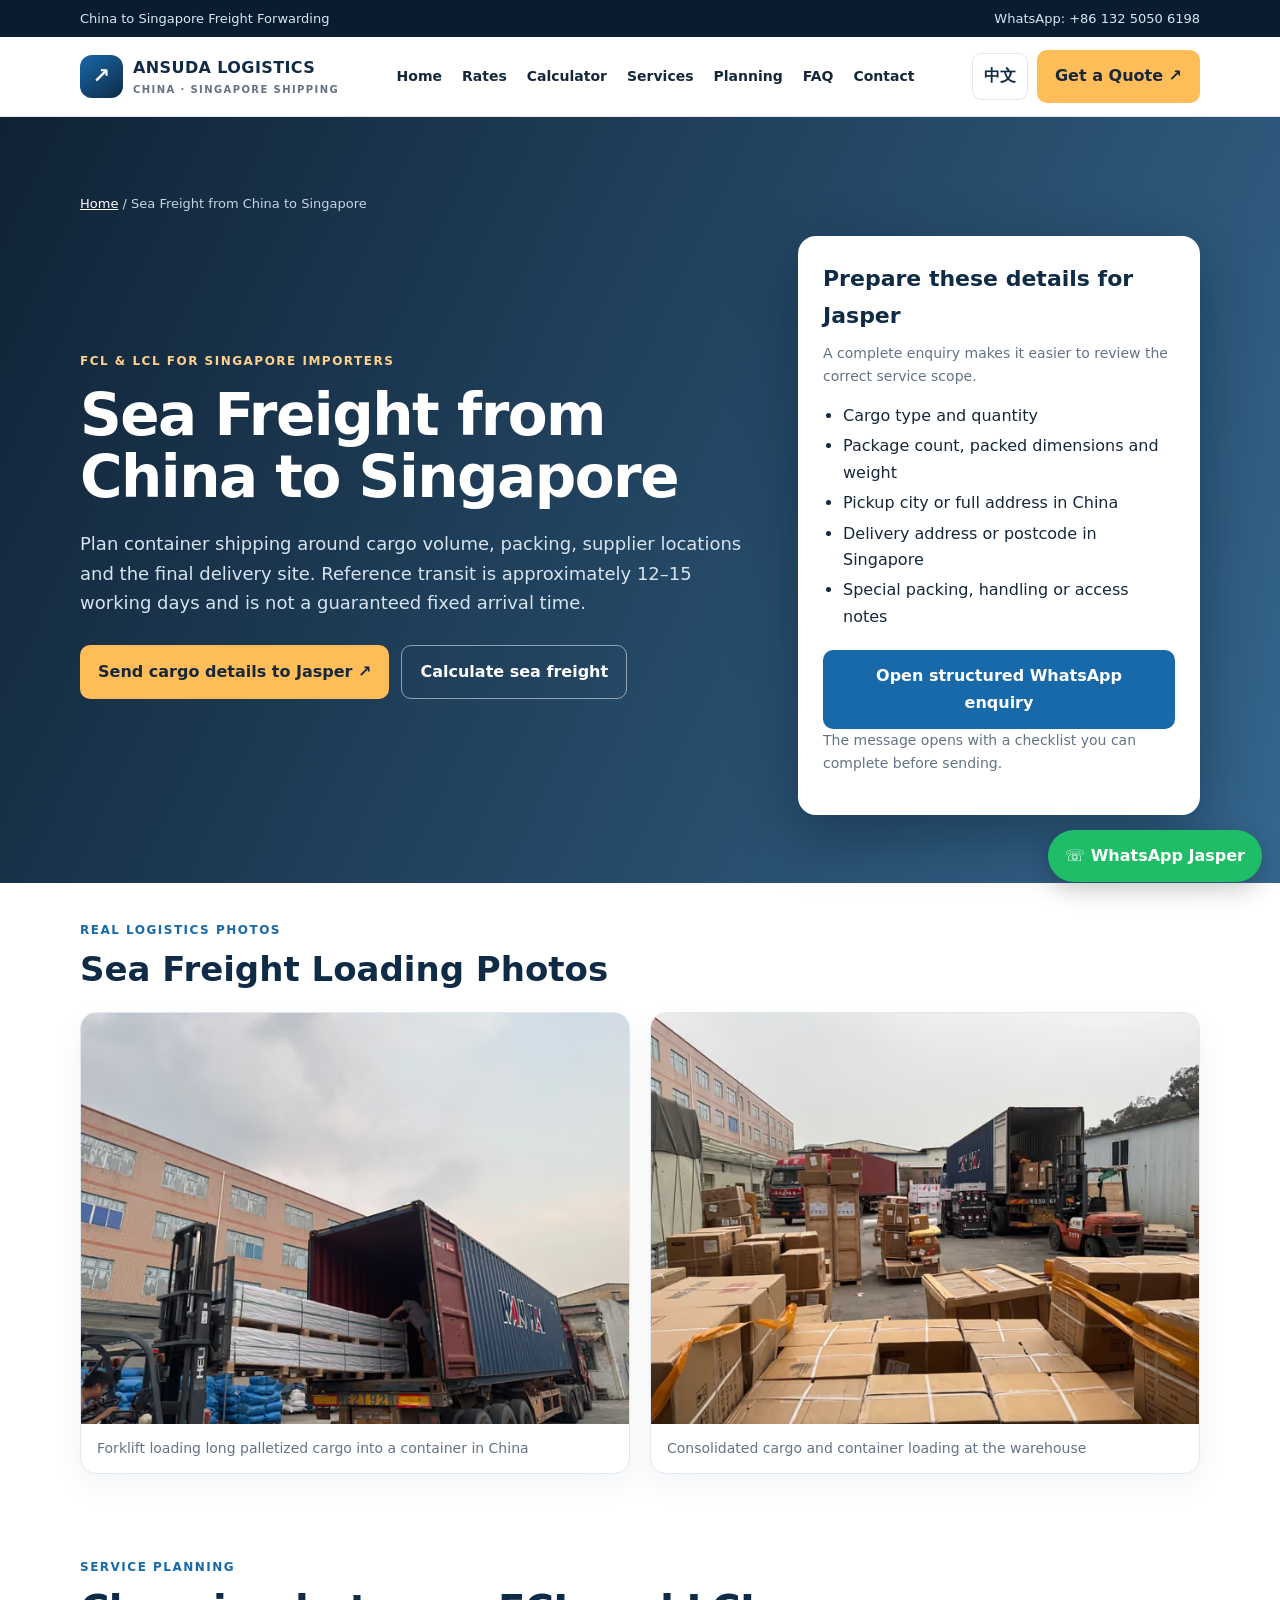
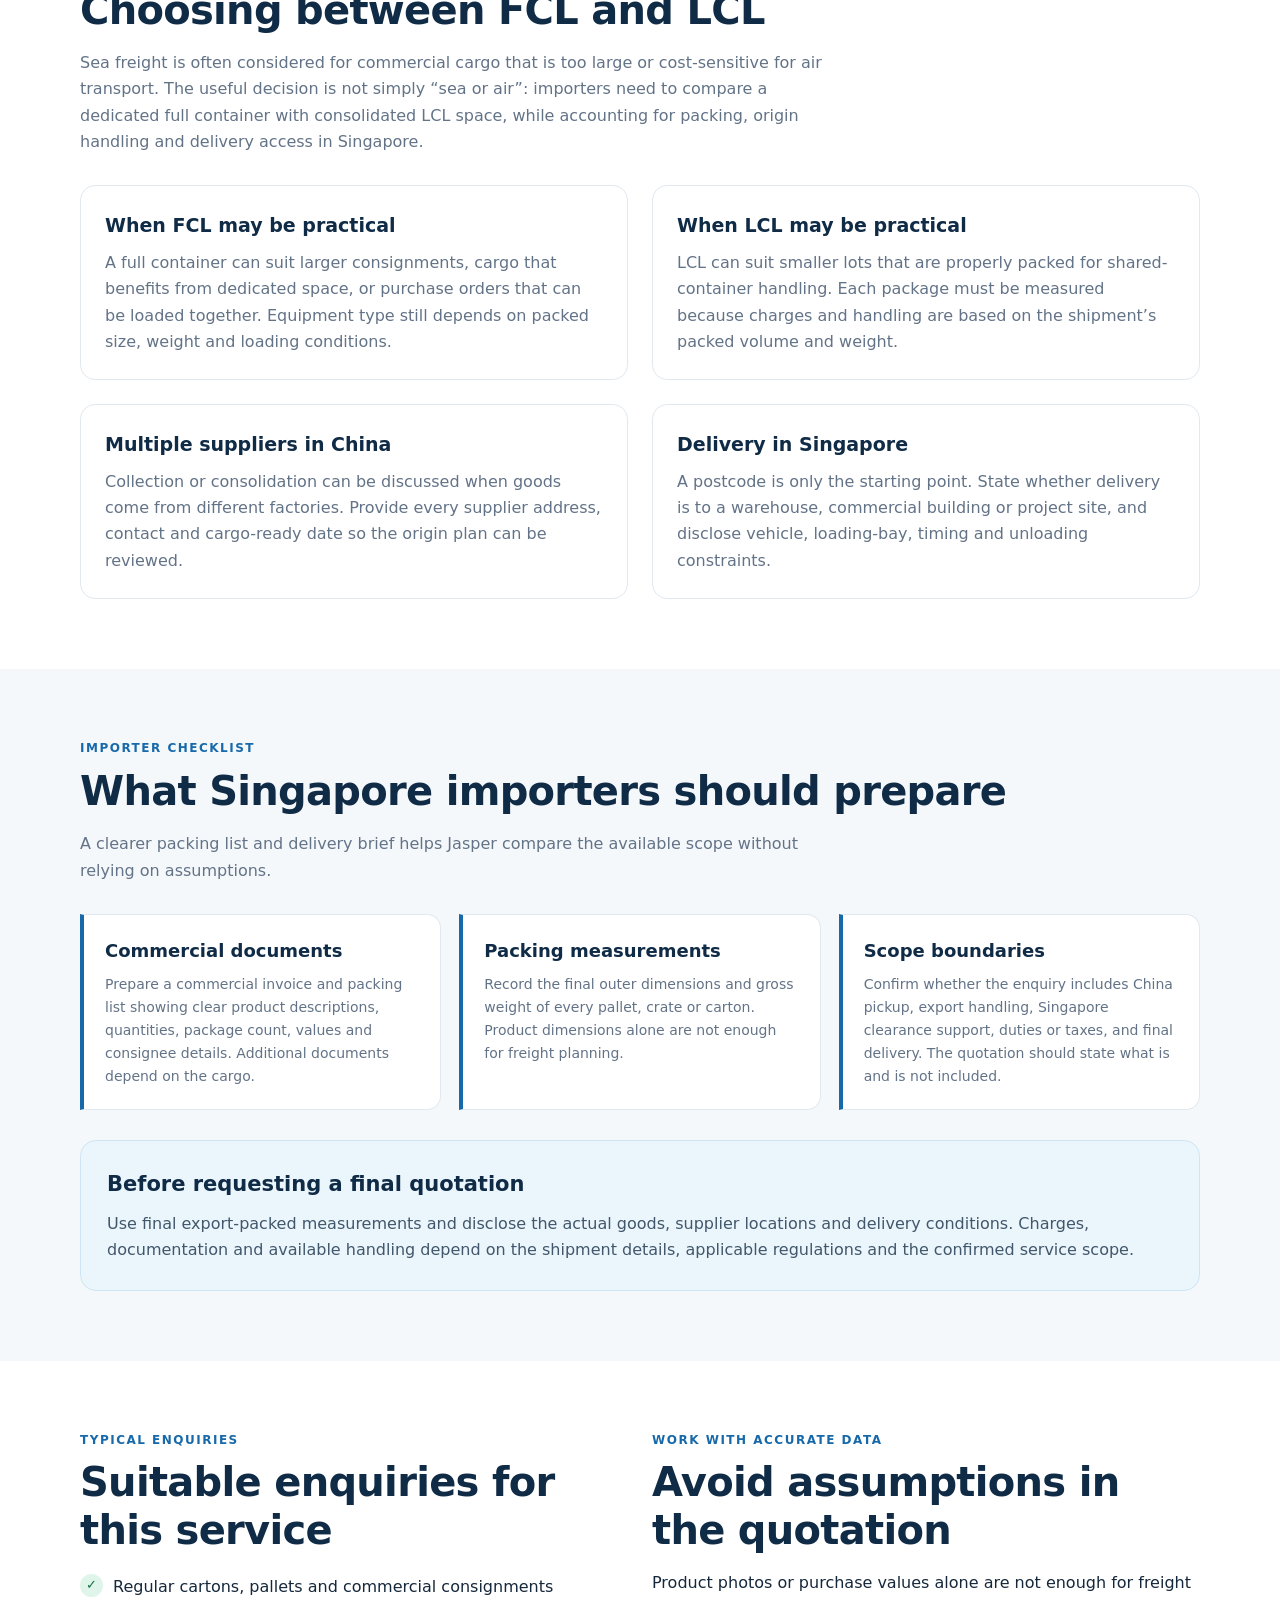
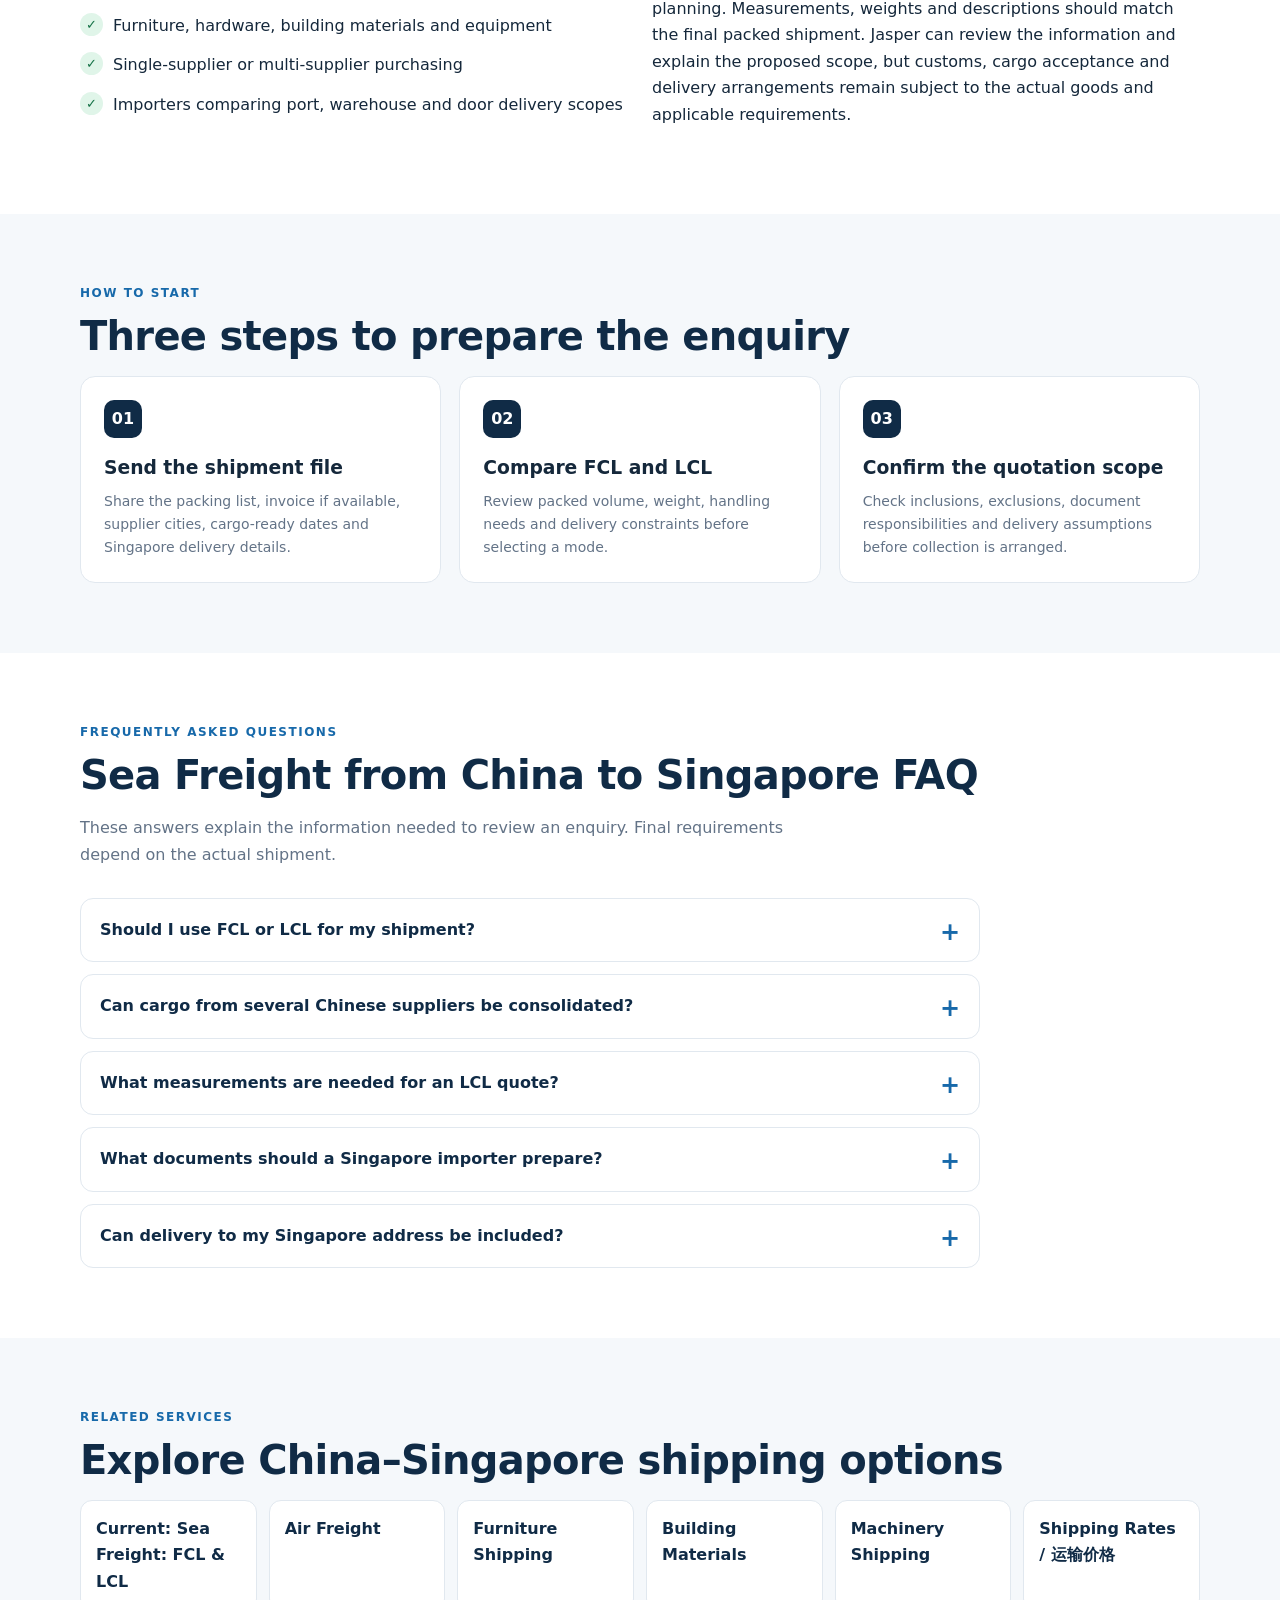
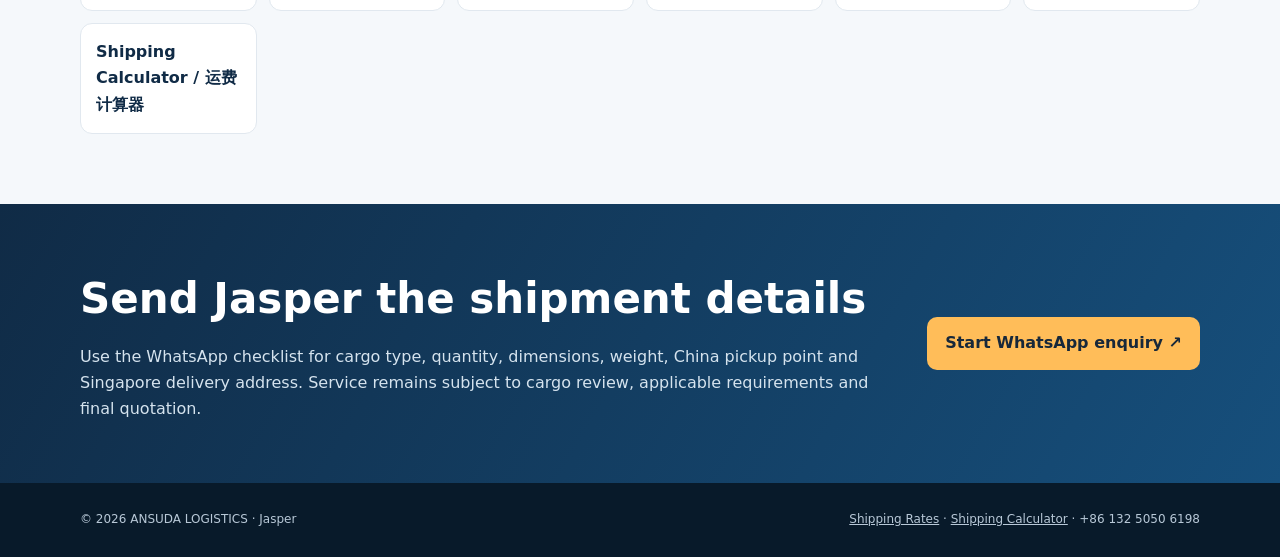
<file: sea-freight-china-to-singapore/index.html>
<!DOCTYPE html>
<html lang="en"><head><meta charset="utf-8"><meta name="viewport" content="width=device-width,initial-scale=1"><meta name="description" content="Compare FCL and LCL sea freight from China to Singapore, with supplier pickup, shipment documents, customs and delivery planning."><meta name="theme-color" content="#102b46"><link rel="canonical" href="https://sgshipping.com.cn/sea-freight-china-to-singapore/"><link rel="stylesheet" href="/assets/service-pages.css"><title>Sea Freight China to Singapore | FCL &amp; LCL | ANSUDA</title><script type="application/ld+json">{"@context":"https://schema.org","@graph":[{"@type":"Service","name":"Sea Freight from China to Singapore","description":"Compare FCL and LCL sea freight from China to Singapore, with supplier pickup, shipment documents, customs and delivery planning.","url":"https://sgshipping.com.cn/sea-freight-china-to-singapore/","provider":{"@type":"Organization","name":"ANSUDA Logistics","url":"https://sgshipping.com.cn/"},"areaServed":{"@type":"Country","name":"Singapore"}},{"@type":"BreadcrumbList","itemListElement":[{"@type":"ListItem","position":1,"name":"Home","item":"https://sgshipping.com.cn/"},{"@type":"ListItem","position":2,"name":"Sea Freight from China to Singapore","item":"https://sgshipping.com.cn/sea-freight-china-to-singapore/"}]}]}</script></head>
<body><div class="topbar"><div class="wrap"><span>China to Singapore Freight Forwarding</span><span>WhatsApp: +86 132 5050 6198</span></div></div>
<nav class="nav" aria-label="Primary"><div class="wrap navinner"><a class="brand" href="/"><span class="brandmark">↗</span><span>ANSUDA LOGISTICS<small>CHINA · SINGAPORE SHIPPING</small></span></a><button class="menu" id="menu" type="button" aria-expanded="false" aria-controls="navlinks" aria-label="Open navigation menu">☰</button><div class="navlinks" id="navlinks"><a href="/">Home</a><a href="/shipping-rates/" data-en="Rates" data-zh="价格">Rates</a><a href="/shipping-calculator/" data-en="Calculator" data-zh="计算器">Calculator</a><a href="/#services">Services</a><a href="#details">Planning</a><a href="#faq">FAQ</a><a href="#contact">Contact</a></div><div class="actions"><a class="lang" id="photoLangLink" href="?lang=zh" lang="zh">中文</a><a class="btn" href="https://wa.me/8613250506198?text=Hi%20Jasper%2C%20I'd%20like%20a%20sea%20freight%20quote%20from%20China%20to%20Singapore.%0A%0ACargo%20type%3A%0AQuantity%20%2F%20number%20of%20packages%3A%0APacked%20dimensions%20(L%20%C3%97%20W%20%C3%97%20H)%3A%0AGross%20weight%3A%0APickup%20city%20%2F%20address%20in%20China%3A%0ADelivery%20address%20%2F%20postcode%20in%20Singapore%3A%0AOther%20notes%3A" target="_blank" rel="noopener">Get a Quote ↗</a></div></div></nav>
<main><section class="hero"><div class="wrap"><p class="breadcrumbs"><a href="/">Home</a> / Sea Freight from China to Singapore</p><div class="hero-grid"><div><div class="eyebrow">FCL &amp; LCL FOR SINGAPORE IMPORTERS</div><h1>Sea Freight from China to Singapore</h1><p class="lead" data-en="Plan container shipping around cargo volume, packing, supplier locations and the final delivery site. Reference transit is approximately 12–15 working days and is not a guaranteed fixed arrival time." data-zh="根据货物体积、包装、供应商地点及最终派送地址规划海运。参考时效约为 12–15 个工作日，不保证固定到达时间。">Plan container shipping around cargo volume, packing, supplier locations and the final delivery site. Reference transit is approximately 12–15 working days and is not a guaranteed fixed arrival time.</p><div class="hero-buttons"><a class="btn" href="https://wa.me/8613250506198?text=Hi%20Jasper%2C%20I'd%20like%20a%20sea%20freight%20quote%20from%20China%20to%20Singapore.%0A%0ACargo%20type%3A%0AQuantity%20%2F%20number%20of%20packages%3A%0APacked%20dimensions%20(L%20%C3%97%20W%20%C3%97%20H)%3A%0AGross%20weight%3A%0APickup%20city%20%2F%20address%20in%20China%3A%0ADelivery%20address%20%2F%20postcode%20in%20Singapore%3A%0AOther%20notes%3A" target="_blank" rel="noopener">Send cargo details to Jasper ↗</a><a class="btn outline" href="/shipping-calculator/" data-en="Calculate sea freight" data-zh="计算海运费用">Calculate sea freight</a></div></div><aside class="quote-card"><h2>Prepare these details for Jasper</h2><p>A complete enquiry makes it easier to review the correct service scope.</p><ul><li>Cargo type and quantity</li><li>Package count, packed dimensions and weight</li><li>Pickup city or full address in China</li><li>Delivery address or postcode in Singapore</li><li>Special packing, handling or access notes</li></ul><a class="btn blue" href="https://wa.me/8613250506198?text=Hi%20Jasper%2C%20I'd%20like%20a%20sea%20freight%20quote%20from%20China%20to%20Singapore.%0A%0ACargo%20type%3A%0AQuantity%20%2F%20number%20of%20packages%3A%0APacked%20dimensions%20(L%20%C3%97%20W%20%C3%97%20H)%3A%0AGross%20weight%3A%0APickup%20city%20%2F%20address%20in%20China%3A%0ADelivery%20address%20%2F%20postcode%20in%20Singapore%3A%0AOther%20notes%3A" target="_blank" rel="noopener">Open structured WhatsApp enquiry</a><p class="microcopy">The message opens with a checklist you can complete before sending.</p></aside></div></div></section>
<section class="photo-section" aria-labelledby="real-photos-heading"><div class="wrap"><div class="kicker" data-en="REAL LOGISTICS PHOTOS" data-zh="真实物流照片">REAL LOGISTICS PHOTOS</div><h2 id="real-photos-heading" data-en="Sea Freight Loading Photos" data-zh="海运装柜实拍">Sea Freight Loading Photos</h2><div class="photo-gallery"><figure class="photo-card"><picture><source type="image/avif" srcset="/assets/images/logistics/02-china-long-cargo-loading-640.avif 640w, /assets/images/logistics/02-china-long-cargo-loading-960.avif 960w, /assets/images/logistics/02-china-long-cargo-loading-1536.avif 1536w" sizes="(max-width: 900px) 92vw, 540px"><source type="image/webp" srcset="/assets/images/logistics/02-china-long-cargo-loading-640.webp 640w, /assets/images/logistics/02-china-long-cargo-loading-960.webp 960w, /assets/images/logistics/02-china-long-cargo-loading-1536.webp 1536w" sizes="(max-width: 900px) 92vw, 540px"><img src="/assets/images/logistics/02-china-long-cargo-loading-1536.jpg" srcset="/assets/images/logistics/02-china-long-cargo-loading-640.jpg 640w, /assets/images/logistics/02-china-long-cargo-loading-960.jpg 960w, /assets/images/logistics/02-china-long-cargo-loading-1536.jpg 1536w" sizes="(max-width: 900px) 92vw, 540px" width="1536" height="1152" alt="Forklift loading long palletized cargo into a container in China" data-alt-en="Forklift loading long palletized cargo into a container in China" data-alt-zh="叉车将长件托盘货物装入集装箱" style="object-position:center 75%" loading="lazy" decoding="async"></picture><figcaption data-en="Forklift loading long palletized cargo into a container in China" data-zh="叉车将长件托盘货物装入集装箱">Forklift loading long palletized cargo into a container in China</figcaption></figure><figure class="photo-card"><picture><source type="image/avif" srcset="/assets/images/logistics/03-sea-freight-consolidation-640.avif 640w, /assets/images/logistics/03-sea-freight-consolidation-960.avif 960w, /assets/images/logistics/03-sea-freight-consolidation-1536.avif 1536w" sizes="(max-width: 900px) 92vw, 540px"><source type="image/webp" srcset="/assets/images/logistics/03-sea-freight-consolidation-640.webp 640w, /assets/images/logistics/03-sea-freight-consolidation-960.webp 960w, /assets/images/logistics/03-sea-freight-consolidation-1536.webp 1536w" sizes="(max-width: 900px) 92vw, 540px"><img src="/assets/images/logistics/03-sea-freight-consolidation-1536.jpg" srcset="/assets/images/logistics/03-sea-freight-consolidation-640.jpg 640w, /assets/images/logistics/03-sea-freight-consolidation-960.jpg 960w, /assets/images/logistics/03-sea-freight-consolidation-1536.jpg 1536w" sizes="(max-width: 900px) 92vw, 540px" width="1536" height="1152" alt="Consolidated cargo and container loading at the warehouse" data-alt-en="Consolidated cargo and container loading at the warehouse" data-alt-zh="仓库集货及集装箱装载现场" style="object-position:center" loading="lazy" decoding="async"></picture><figcaption data-en="Consolidated cargo and container loading at the warehouse" data-zh="仓库集货及集装箱装载现场">Consolidated cargo and container loading at the warehouse</figcaption></figure></div></div></section>
<section class="section" id="details"><div class="wrap"><div class="kicker">SERVICE PLANNING</div><h2>Choosing between FCL and LCL</h2><p class="section-intro">Sea freight is often considered for commercial cargo that is too large or cost-sensitive for air transport. The useful decision is not simply “sea or air”: importers need to compare a dedicated full container with consolidated LCL space, while accounting for packing, origin handling and delivery access in Singapore.</p><div class="grid-2"><article class="card"><h3>When FCL may be practical</h3><p>A full container can suit larger consignments, cargo that benefits from dedicated space, or purchase orders that can be loaded together. Equipment type still depends on packed size, weight and loading conditions.</p></article><article class="card"><h3>When LCL may be practical</h3><p>LCL can suit smaller lots that are properly packed for shared-container handling. Each package must be measured because charges and handling are based on the shipment’s packed volume and weight.</p></article><article class="card"><h3>Multiple suppliers in China</h3><p>Collection or consolidation can be discussed when goods come from different factories. Provide every supplier address, contact and cargo-ready date so the origin plan can be reviewed.</p></article><article class="card"><h3>Delivery in Singapore</h3><p>A postcode is only the starting point. State whether delivery is to a warehouse, commercial building or project site, and disclose vehicle, loading-bay, timing and unloading constraints.</p></article></div></div></section>
<section class="section soft"><div class="wrap"><div class="kicker">IMPORTER CHECKLIST</div><h2>What Singapore importers should prepare</h2><p class="section-intro">A clearer packing list and delivery brief helps Jasper compare the available scope without relying on assumptions.</p><div class="facts-grid"><article class="fact"><h3>Commercial documents</h3><p>Prepare a commercial invoice and packing list showing clear product descriptions, quantities, package count, values and consignee details. Additional documents depend on the cargo.</p></article><article class="fact"><h3>Packing measurements</h3><p>Record the final outer dimensions and gross weight of every pallet, crate or carton. Product dimensions alone are not enough for freight planning.</p></article><article class="fact"><h3>Scope boundaries</h3><p>Confirm whether the enquiry includes China pickup, export handling, Singapore clearance support, duties or taxes, and final delivery. The quotation should state what is and is not included.</p></article></div><div class="info-band"><h3>Before requesting a final quotation</h3><p>Use final export-packed measurements and disclose the actual goods, supplier locations and delivery conditions. Charges, documentation and available handling depend on the shipment details, applicable regulations and the confirmed service scope.</p></div></div></section>
<section class="section"><div class="wrap grid-2"><div><div class="kicker">TYPICAL ENQUIRIES</div><h2>Suitable enquiries for this service</h2><ul class="checklist"><li><span class="check">✓</span><span>Regular cartons, pallets and commercial consignments</span></li><li><span class="check">✓</span><span>Furniture, hardware, building materials and equipment</span></li><li><span class="check">✓</span><span>Single-supplier or multi-supplier purchasing</span></li><li><span class="check">✓</span><span>Importers comparing port, warehouse and door delivery scopes</span></li></ul></div><div><div class="kicker">WORK WITH ACCURATE DATA</div><h2>Avoid assumptions in the quotation</h2><p>Product photos or purchase values alone are not enough for freight planning. Measurements, weights and descriptions should match the final packed shipment. Jasper can review the information and explain the proposed scope, but customs, cargo acceptance and delivery arrangements remain subject to the actual goods and applicable requirements.</p></div></div></section>
<section class="section soft"><div class="wrap"><div class="kicker">HOW TO START</div><h2>Three steps to prepare the enquiry</h2><div class="steps"><article class="step"><b>01</b><h3>Send the shipment file</h3><p>Share the packing list, invoice if available, supplier cities, cargo-ready dates and Singapore delivery details.</p></article><article class="step"><b>02</b><h3>Compare FCL and LCL</h3><p>Review packed volume, weight, handling needs and delivery constraints before selecting a mode.</p></article><article class="step"><b>03</b><h3>Confirm the quotation scope</h3><p>Check inclusions, exclusions, document responsibilities and delivery assumptions before collection is arranged.</p></article></div></div></section>
<section class="section" id="faq"><div class="wrap"><div class="kicker">FREQUENTLY ASKED QUESTIONS</div><h2>Sea Freight from China to Singapore FAQ</h2><p class="section-intro">These answers explain the information needed to review an enquiry. Final requirements depend on the actual shipment.</p><div class="faq-list"><details><summary>Should I use FCL or LCL for my shipment?</summary><p>The answer depends on packed volume, weight, cargo type, handling risk, supplier timing and delivery requirements. Send the final packing data so Jasper can compare the practical options.</p></details><details><summary>Can cargo from several Chinese suppliers be consolidated?</summary><p>It can be discussed. Provide each pickup address, supplier contact, package details and cargo-ready date. The proposed origin handling will depend on the locations and timing.</p></details><details><summary>What measurements are needed for an LCL quote?</summary><p>Provide the length, width, height and gross weight of every packed piece, pallet or crate. Measurements must include export packaging. For small-parcel sea freight, each piece uses the greater of actual and volumetric weight; all piece-level chargeable weights are added, then the shipment total is rounded up once to a whole kilogram.</p></details><details><summary>What documents should a Singapore importer prepare?</summary><p>A commercial invoice and packing list are commonly needed, together with correct consignee and product information. The exact documentary requirements depend on the goods and shipment arrangement.</p></details><details><summary>Can delivery to my Singapore address be included?</summary><p>Delivery can be included in the requested scope, subject to cargo and access review. Send the complete address or postcode plus loading-bay, vehicle, timing and unloading information.</p></details></div></div></section>
<section class="section soft"><div class="wrap"><div class="kicker">RELATED SERVICES</div><h2>Explore China–Singapore shipping options</h2><div class="related"><a href="/sea-freight-china-to-singapore/">Current: Sea Freight: FCL & LCL</a><a href="/air-freight-china-to-singapore/">Air Freight</a><a href="/furniture-shipping-china-to-singapore/">Furniture Shipping</a><a href="/building-materials-shipping-to-singapore/">Building Materials</a><a href="/machinery-shipping-china-to-singapore/">Machinery Shipping</a><a href="/shipping-rates/" data-en="Shipping Rates" data-zh="运输价格">Shipping Rates / 运输价格</a><a href="/shipping-calculator/" data-en="Shipping Calculator" data-zh="运费计算器">Shipping Calculator / 运费计算器</a></div></div></section>
<section class="cta" id="contact"><div class="wrap cta-grid"><div><h2>Send Jasper the shipment details</h2><p>Use the WhatsApp checklist for cargo type, quantity, dimensions, weight, China pickup point and Singapore delivery address. Service remains subject to cargo review, applicable requirements and final quotation.</p></div><a class="btn" href="https://wa.me/8613250506198?text=Hi%20Jasper%2C%20I'd%20like%20a%20sea%20freight%20quote%20from%20China%20to%20Singapore.%0A%0ACargo%20type%3A%0AQuantity%20%2F%20number%20of%20packages%3A%0APacked%20dimensions%20(L%20%C3%97%20W%20%C3%97%20H)%3A%0AGross%20weight%3A%0APickup%20city%20%2F%20address%20in%20China%3A%0ADelivery%20address%20%2F%20postcode%20in%20Singapore%3A%0AOther%20notes%3A" target="_blank" rel="noopener">Start WhatsApp enquiry ↗</a></div></section></main>
<footer class="footer"><div class="wrap"><span>© <span id="year"></span> ANSUDA LOGISTICS · Jasper</span><span><a href="/shipping-rates/" data-en="Shipping Rates" data-zh="运输价格">Shipping Rates</a> · <a href="/shipping-calculator/" data-en="Shipping Calculator" data-zh="运费计算器">Shipping Calculator</a> · +86 132 5050 6198</span></div></footer><a class="floating-wa" href="https://wa.me/8613250506198?text=Hi%20Jasper%2C%20I'd%20like%20a%20sea%20freight%20quote%20from%20China%20to%20Singapore.%0A%0ACargo%20type%3A%0AQuantity%20%2F%20number%20of%20packages%3A%0APacked%20dimensions%20(L%20%C3%97%20W%20%C3%97%20H)%3A%0AGross%20weight%3A%0APickup%20city%20%2F%20address%20in%20China%3A%0ADelivery%20address%20%2F%20postcode%20in%20Singapore%3A%0AOther%20notes%3A" target="_blank" rel="noopener" aria-label="Ask Jasper about sea freight on WhatsApp">☏ WhatsApp Jasper</a>
<script>const menu=document.getElementById('menu'),links=document.getElementById('navlinks');menu.addEventListener('click',()=>{const open=menu.getAttribute('aria-expanded')==='true';menu.setAttribute('aria-expanded',String(!open));menu.textContent=open?'☰':'×';links.classList.toggle('open',!open)});links.querySelectorAll('a').forEach(a=>a.addEventListener('click',()=>{links.classList.remove('open');menu.setAttribute('aria-expanded','false');menu.textContent='☰'}));document.addEventListener('keydown',e=>{if(e.key==='Escape'){links.classList.remove('open');menu.setAttribute('aria-expanded','false');menu.textContent='☰'}});const photoLangLink=document.getElementById('photoLangLink'),photoLang=new URLSearchParams(location.search).get('lang');if(photoLang==='zh'){document.documentElement.lang='zh';document.querySelectorAll('[data-en][data-zh]').forEach(el=>{el.textContent=el.dataset.zh});document.querySelectorAll('[data-alt-en][data-alt-zh]').forEach(el=>{el.alt=el.dataset.altZh});photoLangLink.href=location.pathname;photoLangLink.textContent='English';photoLangLink.lang='en'}document.getElementById('year').textContent=new Date().getFullYear();</script></body></html>
</file>
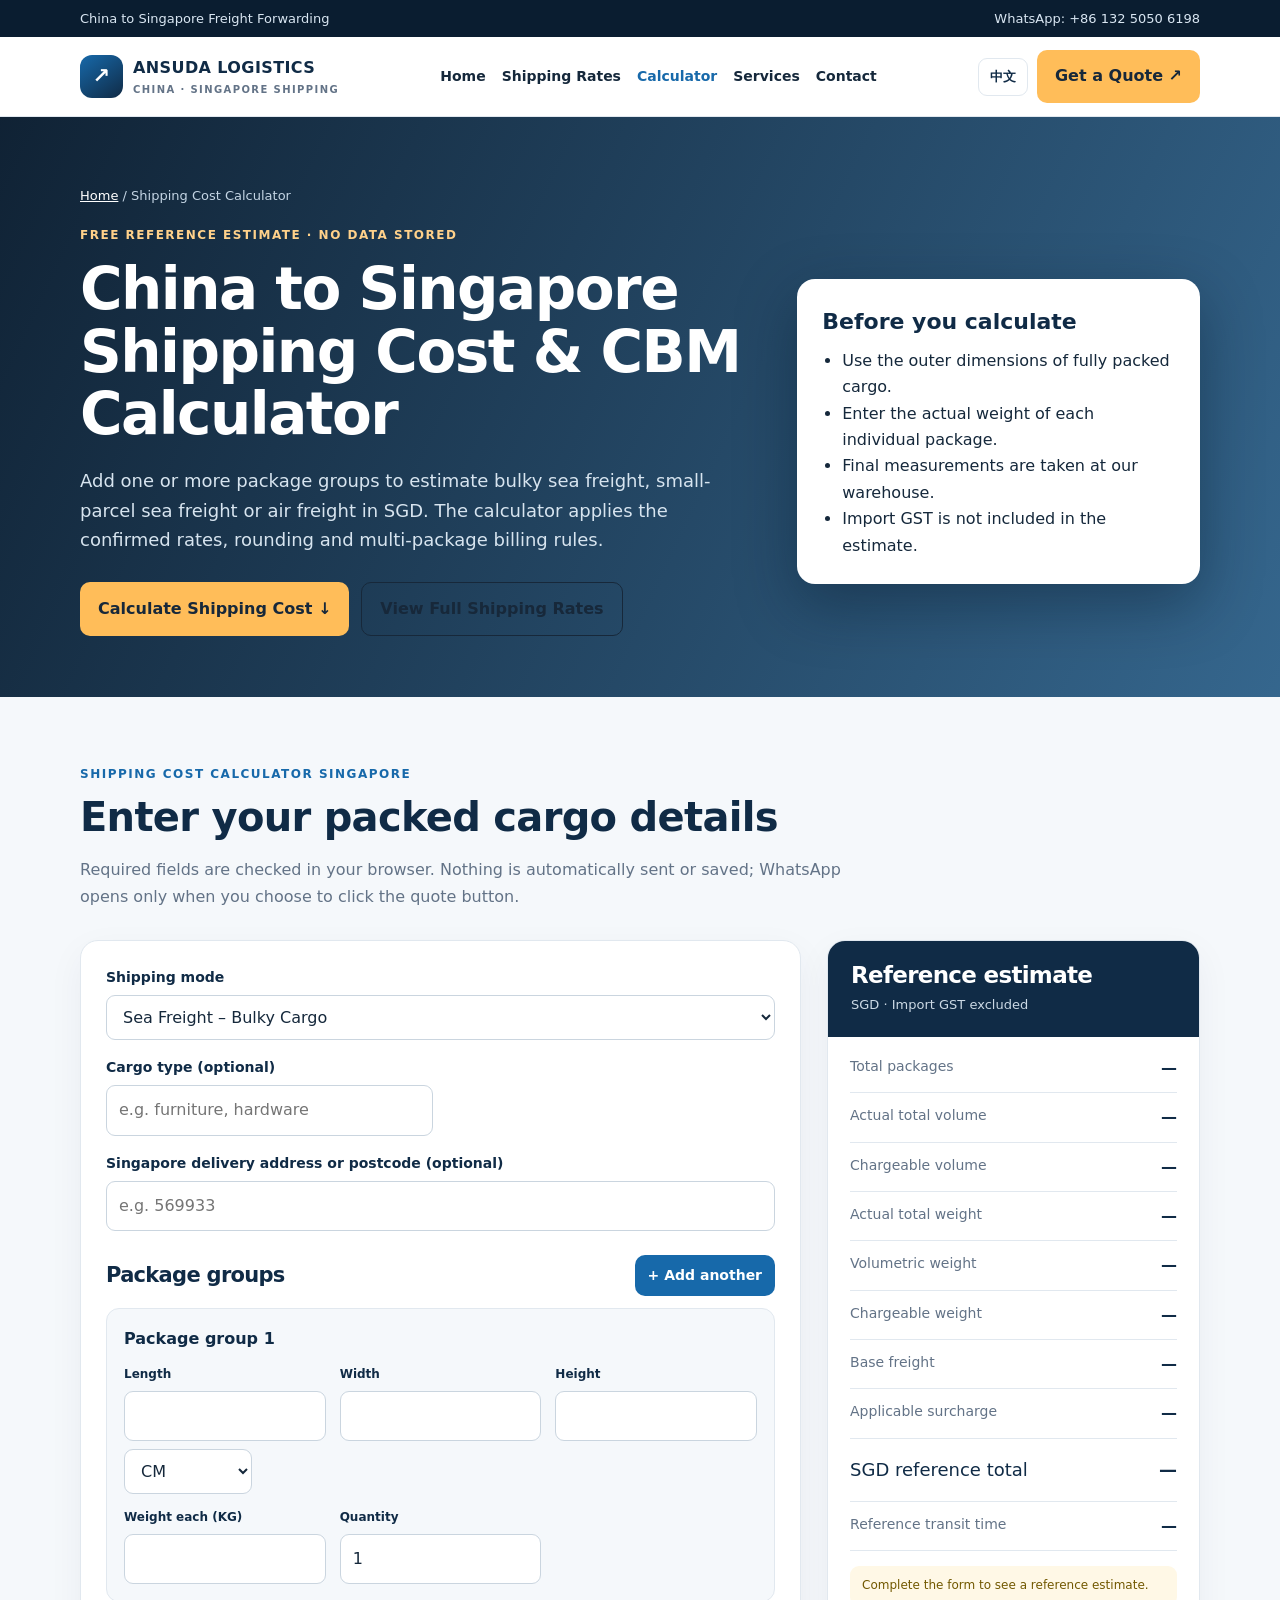
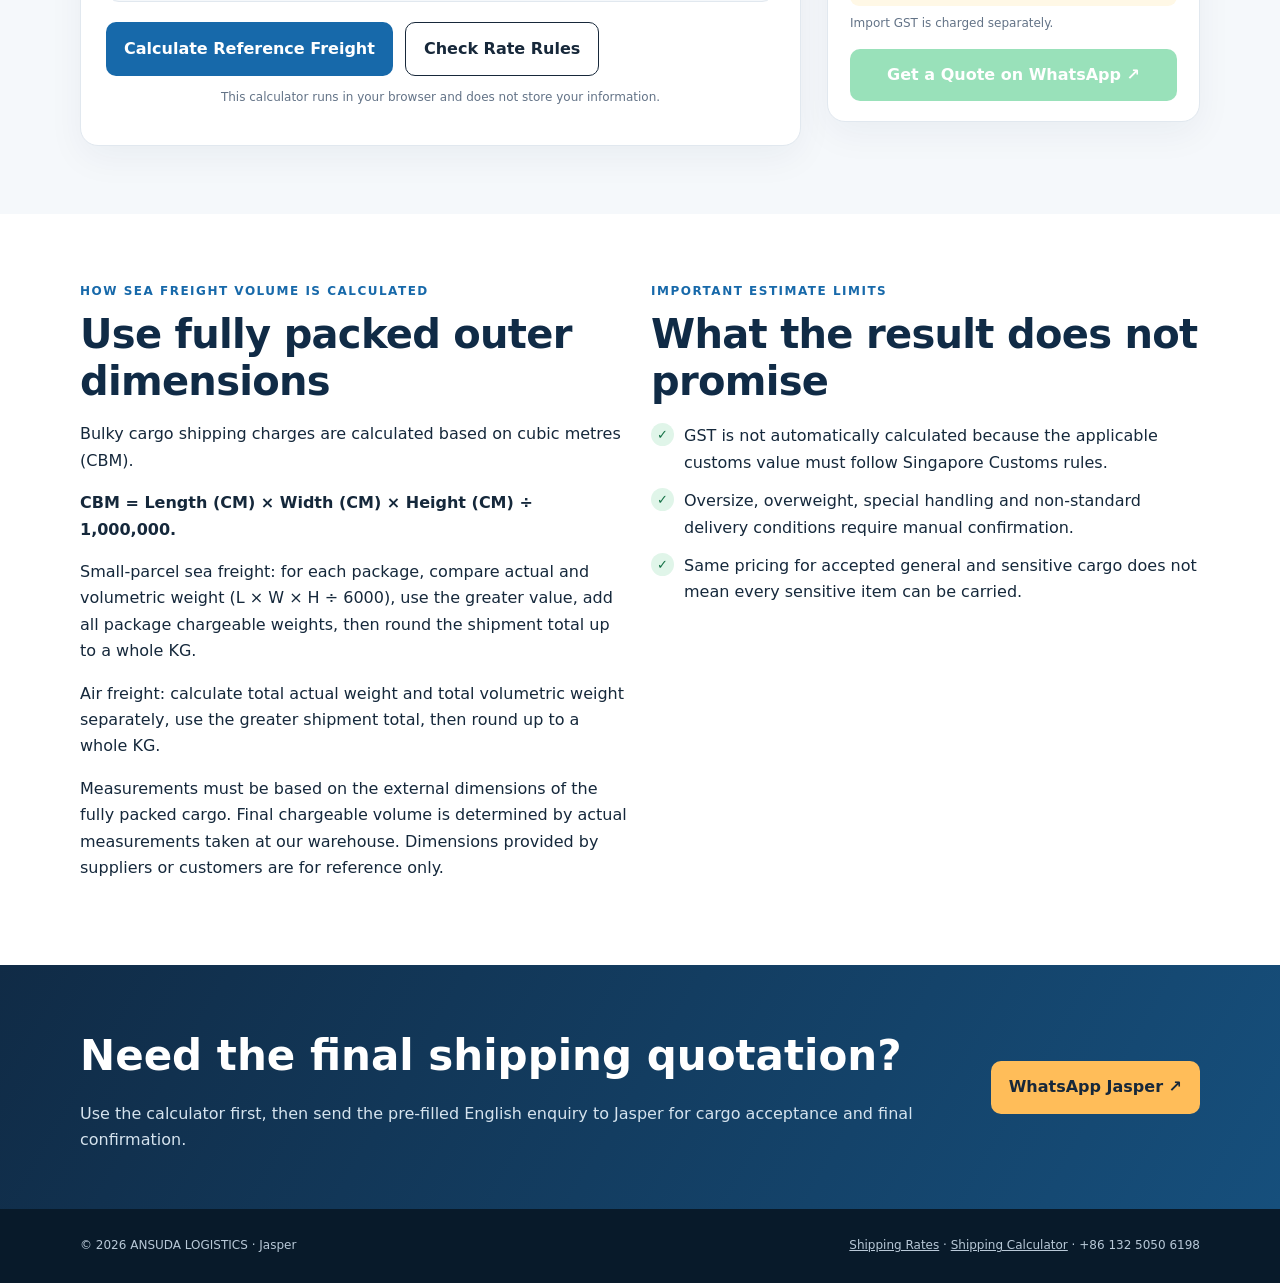
<file: shipping-calculator/index.html>
<!DOCTYPE html>
<html lang="en">
<head>
<meta charset="utf-8">
<meta name="viewport" content="width=device-width,initial-scale=1">
<meta name="description" content="Estimate China to Singapore sea or air freight with ANSUDA Logistics' CBM and shipping cost calculator for single or multiple packages.">
<meta name="theme-color" content="#102b46">
<link rel="canonical" href="https://sgshipping.com.cn/shipping-calculator/">
<link rel="stylesheet" href="/assets/shipping-rates.css">
<link rel="stylesheet" href="/assets/calculator-layout-v3.css?v=20261124.1">
<title>Shipping Cost &amp; CBM Calculator Singapore | ANSUDA</title>
<script type="application/ld+json">{"@context":"https://schema.org","@graph":[{"@type":"WebApplication","name":"China to Singapore Shipping Cost & CBM Calculator","applicationCategory":"BusinessApplication","operatingSystem":"Web","url":"https://sgshipping.com.cn/shipping-calculator/","provider":{"@type":"Organization","name":"ANSUDA Logistics","url":"https://sgshipping.com.cn/"}},{"@type":"BreadcrumbList","itemListElement":[{"@type":"ListItem","position":1,"name":"Home","item":"https://sgshipping.com.cn/"},{"@type":"ListItem","position":2,"name":"Shipping Calculator","item":"https://sgshipping.com.cn/shipping-calculator/"}]}]}</script>
</head>
<body class="calculator-page">
<div class="topbar"><div class="wrap"><span data-en="China to Singapore Freight Forwarding" data-zh="中国至新加坡国际货运">China to Singapore Freight Forwarding</span><span>WhatsApp: +86 132 5050 6198</span></div></div>
<nav class="nav" aria-label="Primary"><div class="wrap navinner"><a class="brand" href="/"><span class="brandmark">↗</span><span>ANSUDA LOGISTICS<small>CHINA · SINGAPORE SHIPPING</small></span></a><button class="menu" id="menu" type="button" aria-expanded="false" aria-controls="navlinks" aria-label="Open navigation menu">☰</button><div class="navlinks" id="navlinks"><a href="/" data-en="Home" data-zh="首页">Home</a><a href="/shipping-rates/" data-en="Shipping Rates" data-zh="运输价格">Shipping Rates</a><a href="/shipping-calculator/" aria-current="page" data-en="Calculator" data-zh="运费计算器">Calculator</a><a href="/#services" data-en="Services" data-zh="运输服务">Services</a><a href="#contact" data-en="Contact" data-zh="联系">Contact</a></div><div class="actions"><button class="lang" id="langBtn" type="button" lang="zh">中文</button><a class="btn" href="https://wa.me/8613250506198?text=Hi%20Jasper%2C%20I%27d%20like%20a%20China-to-Singapore%20shipping%20quote." target="_blank" rel="noopener" data-en="Get a Quote ↗" data-zh="获取报价 ↗">Get a Quote ↗</a></div></div></nav>
<main>
<section class="hero"><div class="wrap"><p class="breadcrumbs"><a href="/" data-en="Home" data-zh="首页">Home</a> / <span data-en="Shipping Cost Calculator" data-zh="运费计算器">Shipping Cost Calculator</span></p><div class="hero-grid"><div><div class="eyebrow" data-en="FREE REFERENCE ESTIMATE · NO DATA STORED" data-zh="免费参考估算 · 不储存资料">FREE REFERENCE ESTIMATE · NO DATA STORED</div><h1 data-en="China to Singapore Shipping Cost &amp; CBM Calculator" data-zh="中国至新加坡运费与 CBM 计算器">China to Singapore Shipping Cost &amp; CBM Calculator</h1><p class="lead" data-en="Add one or more package groups to estimate bulky sea freight, small-parcel sea freight or air freight in SGD. The calculator applies the confirmed rates, rounding and multi-package billing rules." data-zh="添加一组或多组包裹，以 SGD 估算海运大件、海运小件或空运费用。计算器采用已确认的价格、取整及多件货物计费规则。">Add one or more package groups to estimate bulky sea freight, small-parcel sea freight or air freight in SGD. The calculator applies the confirmed rates, rounding and multi-package billing rules.</p><div class="hero-buttons"><a class="btn" href="#calculator" data-en="Calculate Shipping Cost ↓" data-zh="开始计算运费 ↓">Calculate Shipping Cost ↓</a><a class="btn outline" href="/shipping-rates/" data-en="View Full Shipping Rates" data-zh="查看完整价格表">View Full Shipping Rates</a></div></div><aside class="hero-card"><h2 data-en="Before you calculate" data-zh="计算前须知">Before you calculate</h2><ul><li data-en="Use the outer dimensions of fully packed cargo." data-zh="请使用完整外包装尺寸。">Use the outer dimensions of fully packed cargo.</li><li data-en="Enter the actual weight of each individual package." data-zh="请输入每个单件包裹的实际重量。">Enter the actual weight of each individual package.</li><li data-en="Final measurements are taken at our warehouse." data-zh="最终以仓库实测尺寸为准。">Final measurements are taken at our warehouse.</li><li data-en="Import GST is not included in the estimate." data-zh="参考费用不包含进口 GST。">Import GST is not included in the estimate.</li></ul></aside></div></div></section>

<section class="section soft" id="calculator"><div class="wrap"><div class="kicker" data-en="SHIPPING COST CALCULATOR SINGAPORE" data-zh="新加坡运费计算器">SHIPPING COST CALCULATOR SINGAPORE</div><h2 data-en="Enter your packed cargo details" data-zh="输入货物包装后资料">Enter your packed cargo details</h2><p class="section-intro" data-en="Required fields are checked in your browser. Nothing is automatically sent or saved; WhatsApp opens only when you choose to click the quote button." data-zh="必填项目会在浏览器中验证。资料不会自动发送或储存；只有您主动点击询价按钮时才会打开 WhatsApp。">Required fields are checked in your browser. Nothing is automatically sent or saved; WhatsApp opens only when you choose to click the quote button.</p>
<div class="calculator-shell">
<form class="calculator-form" id="shippingCalculator" novalidate>
<div class="error-summary" id="calculatorError" role="alert"></div>
<div class="form-grid"><div class="field full"><label for="shippingMode" data-en="Shipping mode" data-zh="运输方式">Shipping mode</label><select id="shippingMode" required><option value="bulky" data-en="Sea Freight – Bulky Cargo" data-zh="海运大件">Sea Freight – Bulky Cargo</option><option value="small" data-en="Sea Freight – Small Parcels" data-zh="海运小件">Sea Freight – Small Parcels</option><option value="air" data-en="Air Freight" data-zh="空运">Air Freight</option></select></div><div class="field"><label for="cargoType" data-en="Cargo type (optional)" data-zh="货物类型（选填）">Cargo type (optional)</label><input id="cargoType" maxlength="120" data-placeholder-en="e.g. furniture, hardware" data-placeholder-zh="例如：家具、五金建材" placeholder="e.g. furniture, hardware"></div><div class="field full"><label for="delivery" data-en="Singapore delivery address or postcode (optional)" data-zh="新加坡送货地址或邮编（选填）">Singapore delivery address or postcode (optional)</label><input id="delivery" maxlength="180" data-placeholder-en="e.g. 569933" data-placeholder-zh="例如：569933" placeholder="e.g. 569933"></div></div>
<div class="packages-heading"><h2 data-en="Package groups" data-zh="包裹组">Package groups</h2><button class="btn small blue" id="addPackage" type="button" data-en="+ Add another" data-zh="+ 添加一组">+ Add another</button></div>
<div class="package-list" id="packageList"></div>
<div class="form-actions"><button class="btn blue" type="submit" data-en="Calculate Reference Freight" data-zh="计算参考运费">Calculate Reference Freight</button><a class="btn outline" href="/shipping-rates/" data-en="Check Rate Rules" data-zh="查看计费规则">Check Rate Rules</a></div>
<p class="privacy" data-en="This calculator runs in your browser and does not store your information." data-zh="本计算器仅在您的浏览器中运行，不会储存您的资料。">This calculator runs in your browser and does not store your information.</p>
</form>
<aside class="results" id="results" aria-live="polite"><div class="results-head"><h2 data-en="Reference estimate" data-zh="参考估算结果">Reference estimate</h2><p data-en="SGD · Import GST excluded" data-zh="SGD · 不含进口 GST">SGD · Import GST excluded</p></div><dl class="result-list"><div class="result-row"><dt data-en="Total packages" data-zh="包裹总件数">Total packages</dt><dd id="resultPackages">—</dd></div><div class="result-row"><dt data-en="Actual total volume" data-zh="实际总体积">Actual total volume</dt><dd id="resultActualVolume">—</dd></div><div class="result-row"><dt data-en="Chargeable volume" data-zh="计费总体积">Chargeable volume</dt><dd id="resultChargeableVolume">—</dd></div><div class="result-row"><dt data-en="Actual total weight" data-zh="实际总重量">Actual total weight</dt><dd id="resultActualWeight">—</dd></div><div class="result-row"><dt data-en="Volumetric weight" data-zh="体积重量">Volumetric weight</dt><dd id="resultVolumetricWeight">—</dd></div><div class="result-row"><dt data-en="Chargeable weight" data-zh="计费重量">Chargeable weight</dt><dd id="resultChargeableWeight">—</dd></div><div class="result-row"><dt data-en="Base freight" data-zh="基础运费">Base freight</dt><dd id="resultBase">—</dd></div><div class="result-row"><dt data-en="Applicable surcharge" data-zh="适用附加费">Applicable surcharge</dt><dd id="resultSurcharge">—</dd></div><div class="result-row total"><dt data-en="SGD reference total" data-zh="SGD 参考运费合计">SGD reference total</dt><dd id="resultTotal">—</dd></div><div class="result-row"><dt data-en="Reference transit time" data-zh="参考运输时效">Reference transit time</dt><dd id="resultTransit">—</dd></div></dl><div class="result-notes"><p id="resultStatus" class="status" data-en="Complete the form to see a reference estimate." data-zh="填写资料后查看参考估算。">Complete the form to see a reference estimate.</p><p id="resultGst" data-en="Import GST is charged separately." data-zh="进口 GST 另计。">Import GST is charged separately.</p><p id="resultAirline"></p><a class="btn whatsapp-result" id="calculatorWhatsApp" target="_blank" rel="noopener" aria-disabled="true" tabindex="-1" data-en="Get a Quote on WhatsApp ↗" data-zh="通过 WhatsApp 获取报价 ↗">Get a Quote on WhatsApp ↗</a></div></aside>
</div></div></section>

<section class="section"><div class="wrap"><div class="grid-2"><div><div class="kicker" data-en="HOW SEA FREIGHT VOLUME IS CALCULATED" data-zh="海运体积如何计算">HOW SEA FREIGHT VOLUME IS CALCULATED</div><h2 data-en="Use fully packed outer dimensions" data-zh="使用完整外包装尺寸">Use fully packed outer dimensions</h2><p data-en="Bulky cargo shipping charges are calculated based on cubic metres (CBM)." data-zh="海运大件运费按立方米（CBM）计算。">Bulky cargo shipping charges are calculated based on cubic metres (CBM).</p><p><strong>CBM = Length (CM) × Width (CM) × Height (CM) ÷ 1,000,000.</strong></p><p data-en="Small-parcel sea freight: for each package, compare actual and volumetric weight (L × W × H ÷ 6000), use the greater value, add all package chargeable weights, then round the shipment total up to a whole KG." data-zh="海运小件：每件货物分别比较实际重量与体积重量（长 × 宽 × 高 ÷ 6000）并取较大值，汇总所有货物的计费重量后，整票向上进位至整数公斤。">Small-parcel sea freight: for each package, compare actual and volumetric weight (L × W × H ÷ 6000), use the greater value, add all package chargeable weights, then round the shipment total up to a whole KG.</p><p data-en="Air freight: calculate total actual weight and total volumetric weight separately, use the greater shipment total, then round up to a whole KG." data-zh="空运：分别计算整票实际总重量和总体积重量，取较大值后，整票向上进位至整数公斤。">Air freight: calculate total actual weight and total volumetric weight separately, use the greater shipment total, then round up to a whole KG.</p><p data-en="Measurements must be based on the external dimensions of the fully packed cargo. Final chargeable volume is determined by actual measurements taken at our warehouse. Dimensions provided by suppliers or customers are for reference only." data-zh="尺寸必须以货物完成包装后的外部尺寸为准。最终计费体积以货物到达仓库后的实测结果为准；供应商或客户提供的尺寸仅供参考。">Measurements must be based on the external dimensions of the fully packed cargo. Final chargeable volume is determined by actual measurements taken at our warehouse. Dimensions provided by suppliers or customers are for reference only.</p></div><div><div class="kicker" data-en="IMPORTANT ESTIMATE LIMITS" data-zh="重要估算限制">IMPORTANT ESTIMATE LIMITS</div><h2 data-en="What the result does not promise" data-zh="估算结果不代表最终承诺">What the result does not promise</h2><ul class="checklist"><li><span class="check">✓</span><span data-en="GST is not automatically calculated because the applicable customs value must follow Singapore Customs rules." data-zh="不自动计算 GST；适用海关价值须按新加坡海关规定确定。">GST is not automatically calculated because the applicable customs value must follow Singapore Customs rules.</span></li><li><span class="check">✓</span><span data-en="Oversize, overweight, special handling and non-standard delivery conditions require manual confirmation." data-zh="超长、超重、特殊装卸及非普通派送条件须人工确认。">Oversize, overweight, special handling and non-standard delivery conditions require manual confirmation.</span></li><li><span class="check">✓</span><span data-en="Same pricing for accepted general and sensitive cargo does not mean every sensitive item can be carried." data-zh="已接受的普货与敏感货同价，不代表所有敏感货均可承运。">Same pricing for accepted general and sensitive cargo does not mean every sensitive item can be carried.</span></li></ul></div></div></div></section>

<section class="cta" id="contact"><div class="wrap cta-grid"><div><h2 data-en="Need the final shipping quotation?" data-zh="需要最终运输报价？">Need the final shipping quotation?</h2><p data-en="Use the calculator first, then send the pre-filled English enquiry to Jasper for cargo acceptance and final confirmation." data-zh="请先使用计算器，再将自动整理的英文询价内容发送给 Jasper，以确认货物是否可承运及最终费用。">Use the calculator first, then send the pre-filled English enquiry to Jasper for cargo acceptance and final confirmation.</p></div><a class="btn" href="https://wa.me/8613250506198?text=Hi%20Jasper%2C%20I%27d%20like%20a%20China-to-Singapore%20shipping%20quote." target="_blank" rel="noopener" data-en="WhatsApp Jasper ↗" data-zh="WhatsApp 联系 Jasper ↗">WhatsApp Jasper ↗</a></div></section>
</main>
<footer class="footer"><div class="wrap"><span>© <span data-year></span> ANSUDA LOGISTICS · Jasper</span><span><a href="/shipping-rates/" data-en="Shipping Rates" data-zh="运输价格">Shipping Rates</a> · <a href="/shipping-calculator/" data-en="Shipping Calculator" data-zh="运费计算器">Shipping Calculator</a> · +86 132 5050 6198</span></div></footer>
<a class="floating-wa" href="https://wa.me/8613250506198?text=Hi%20Jasper%2C%20I%27d%20like%20a%20China-to-Singapore%20shipping%20quote." target="_blank" rel="noopener" aria-label="Ask Jasper about shipping on WhatsApp">☏ WhatsApp Jasper</a>
<template id="packageTemplate"><div class="package-row"><div class="package-row-head"><strong class="package-title">Package group</strong><button class="remove-package" type="button">Remove</button></div><div class="package-grid"><div class="field"><label data-en="Length" data-zh="长度">Length</label><div class="dimension-input"><input data-field="length" type="number" min="0.01" step="0.01" inputmode="decimal" required><select data-field="unit" aria-label="Dimension unit"><option value="cm">CM</option><option value="m">M</option></select></div></div><div class="field"><label data-en="Width" data-zh="宽度">Width</label><input data-field="width" type="number" min="0.01" step="0.01" inputmode="decimal" required></div><div class="field"><label data-en="Height" data-zh="高度">Height</label><input data-field="height" type="number" min="0.01" step="0.01" inputmode="decimal" required></div><div class="field"><label data-en="Weight each (KG)" data-zh="单件重量（KG）">Weight each (KG)</label><input data-field="weight" type="number" min="0.01" step="0.01" inputmode="decimal" required></div><div class="field"><label data-en="Quantity" data-zh="件数">Quantity</label><input data-field="quantity" type="number" min="1" max="999" step="1" inputmode="numeric" value="1" required></div></div></div></template>
<script src="/assets/shipping-calculator.js?v=20261126.1"></script>
</body>
</html>
</file>
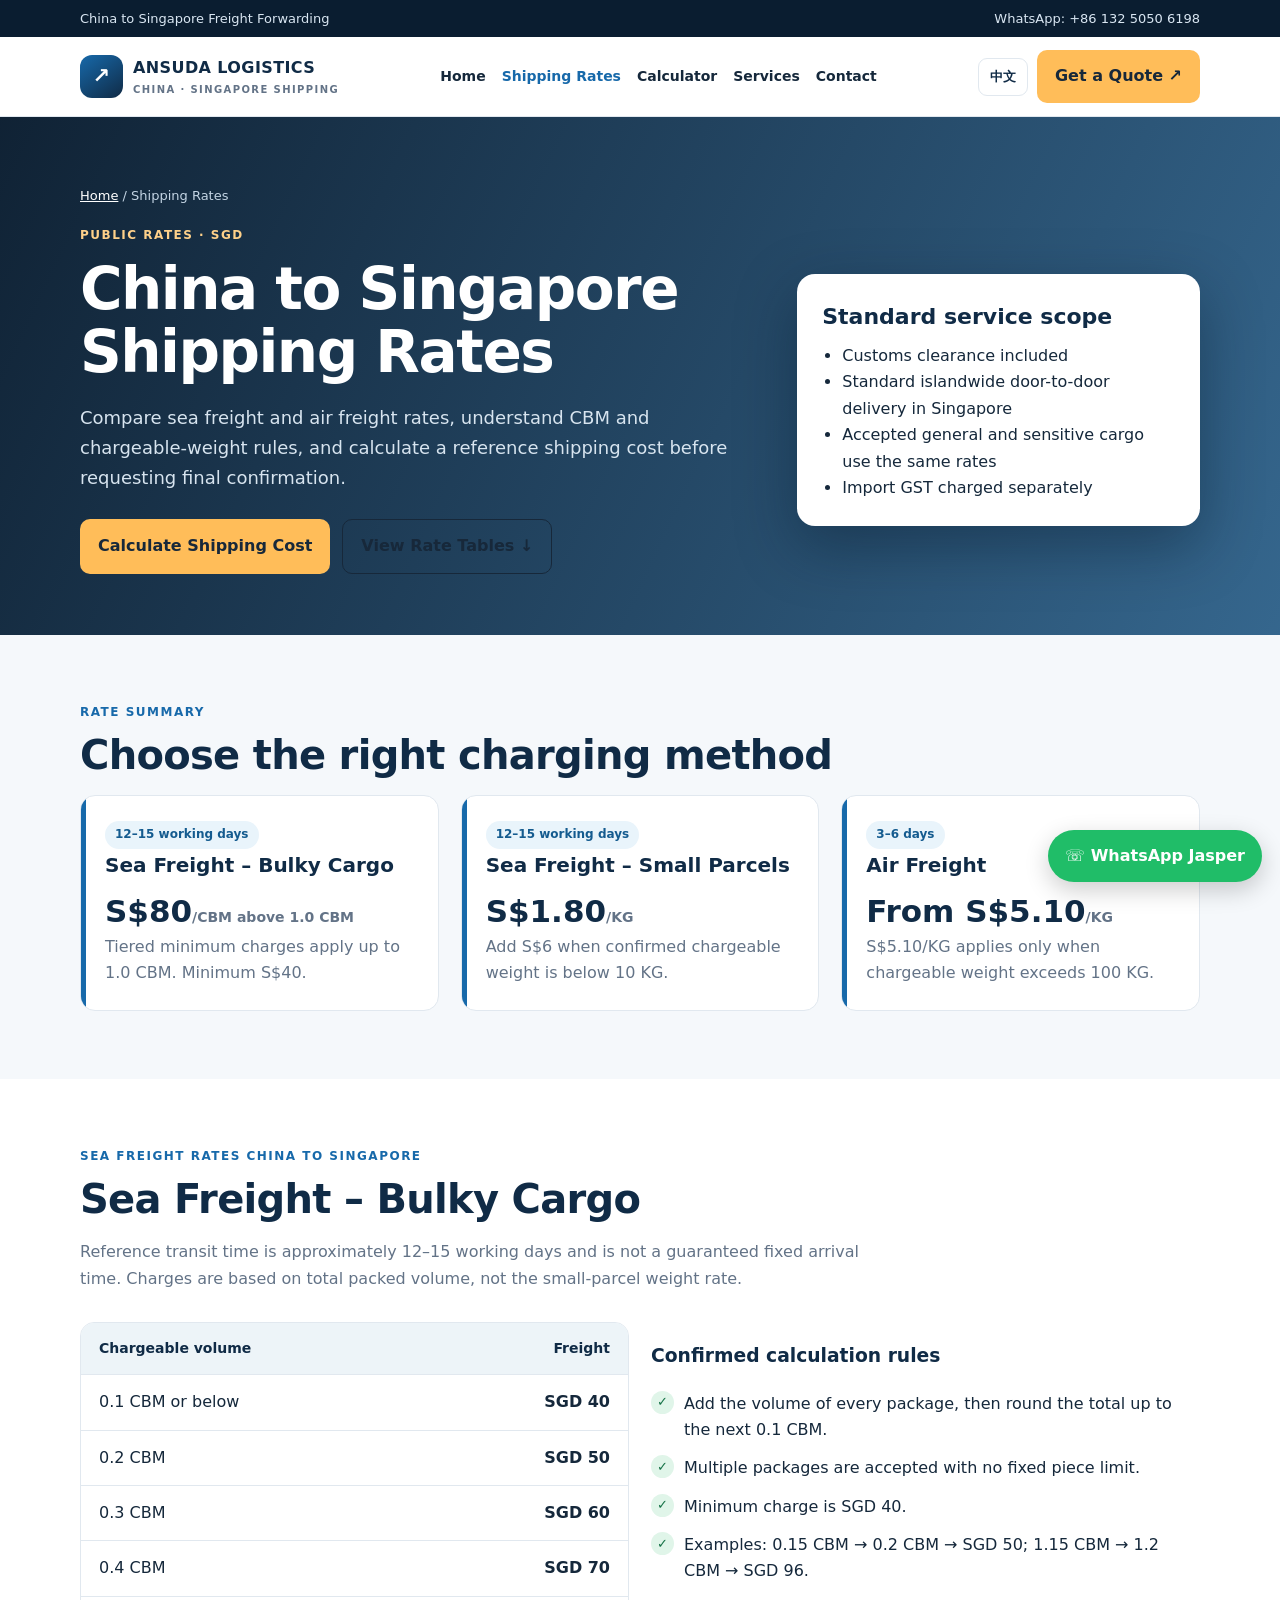
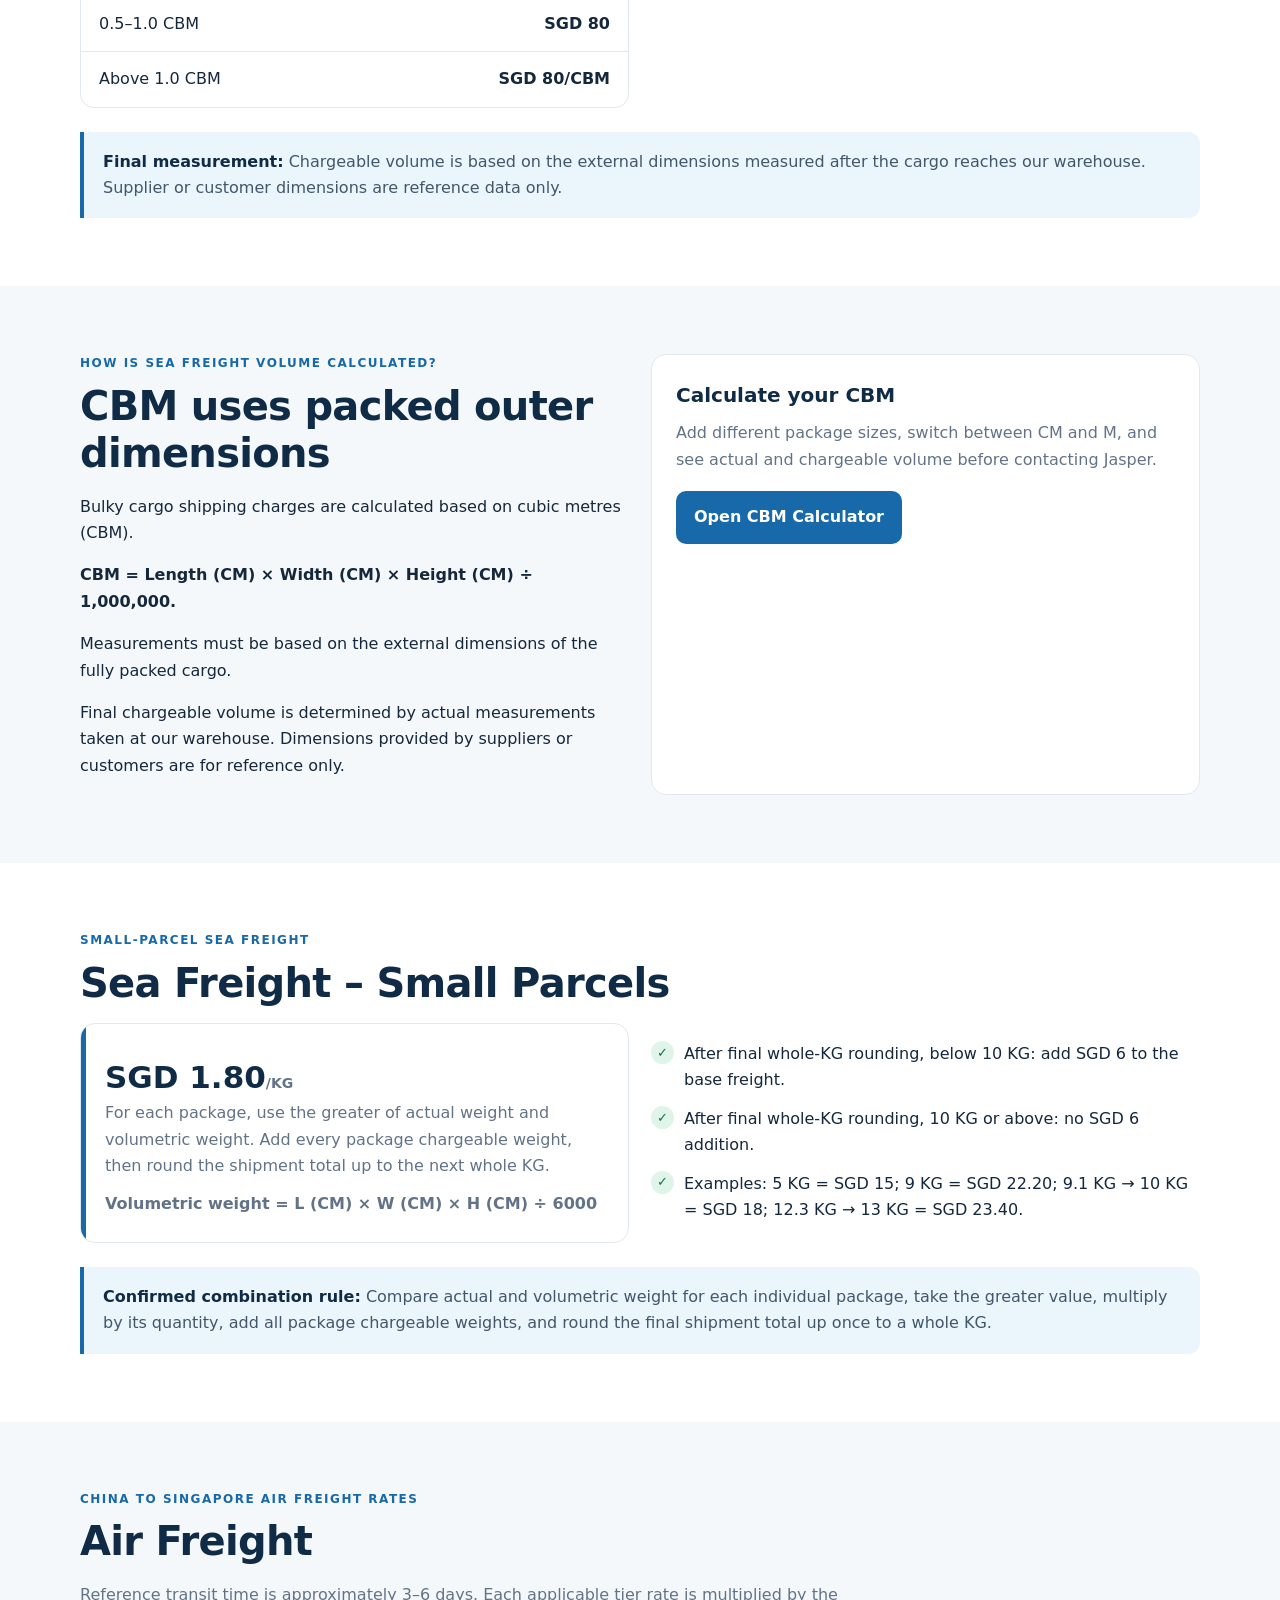
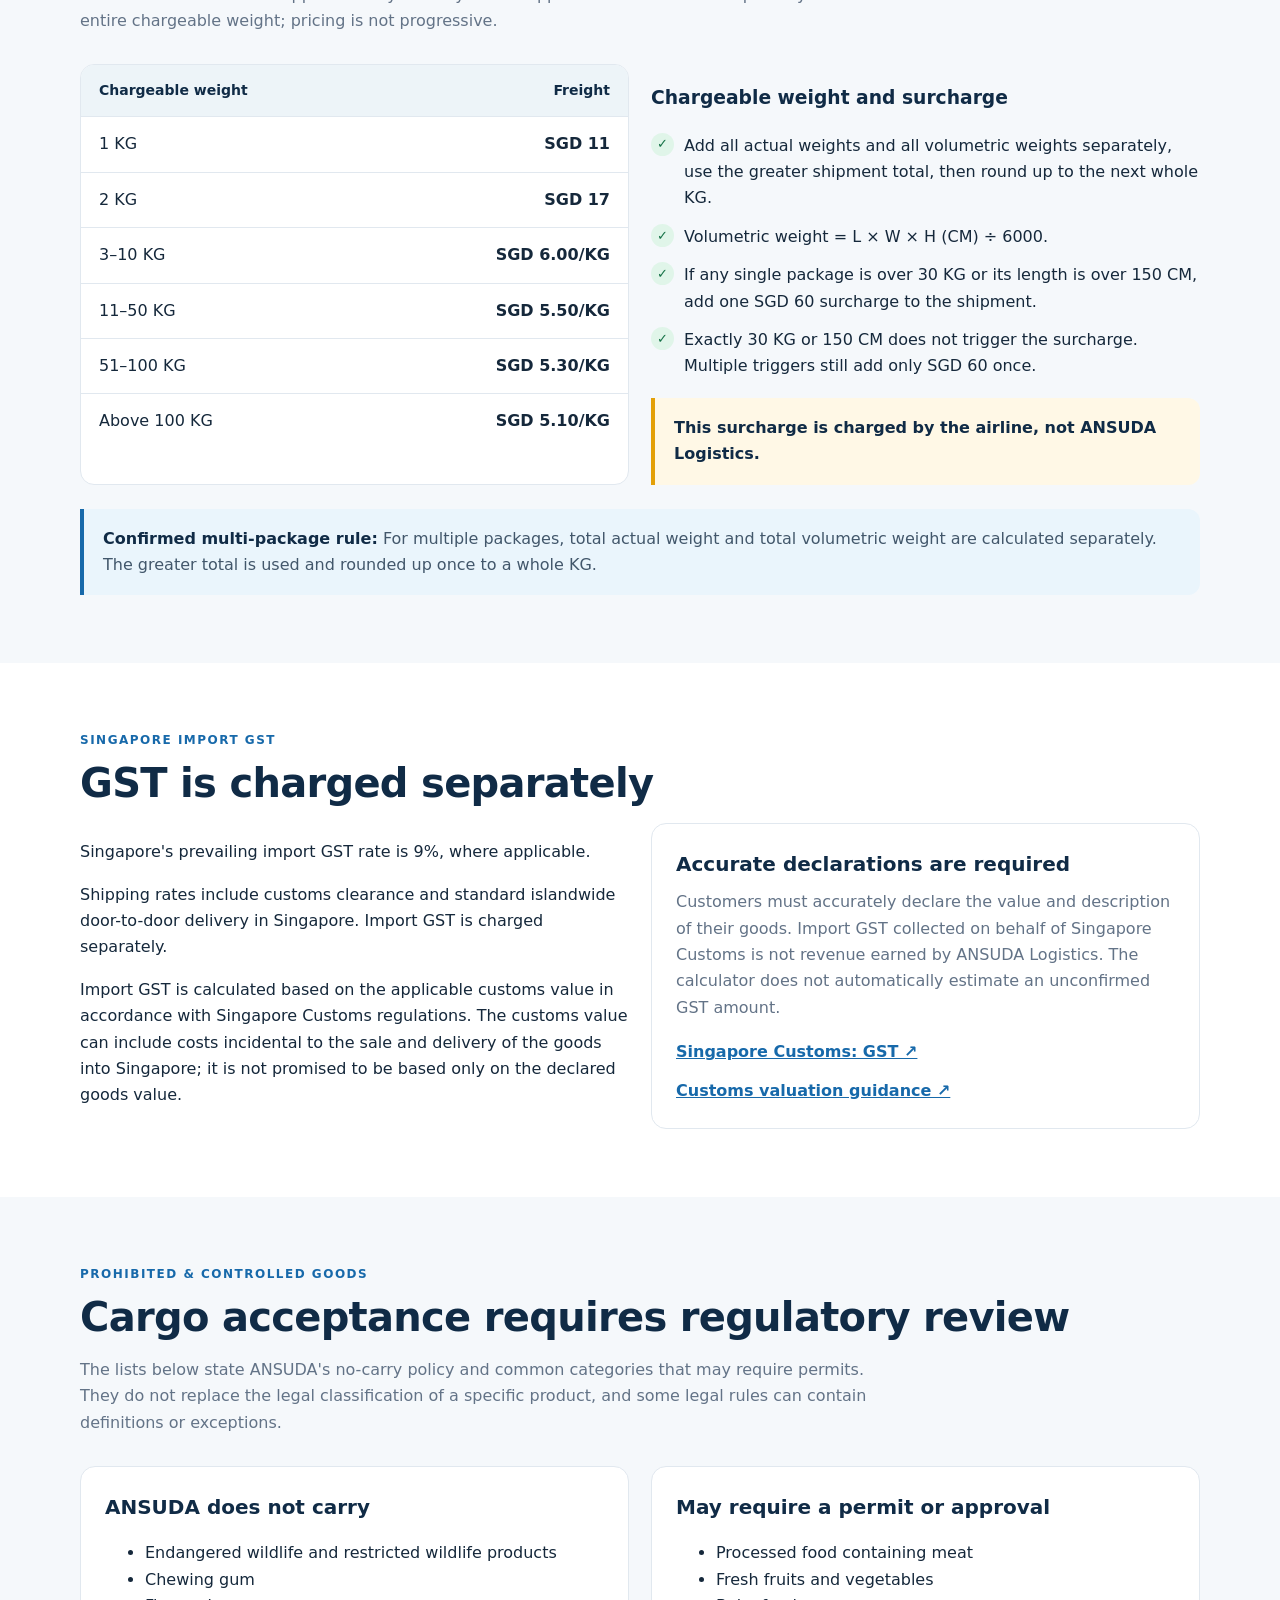
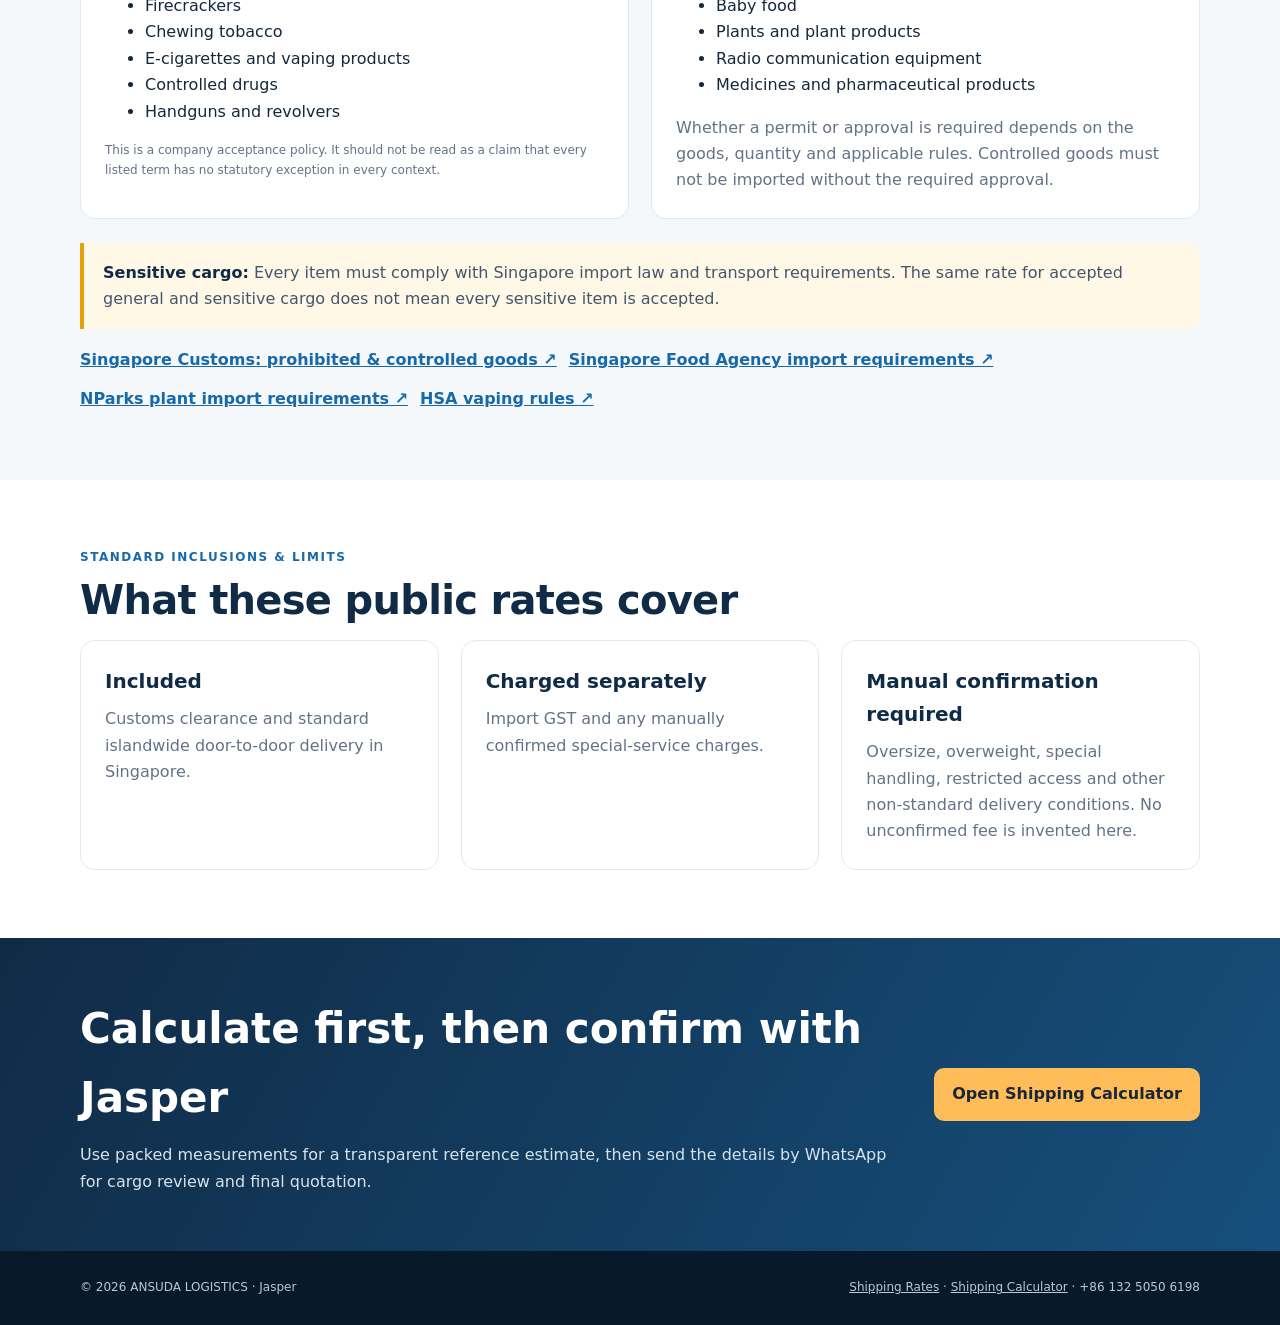
<file: shipping-rates/index.html>
<!DOCTYPE html>
<html lang="en">
<head>
<meta charset="utf-8">
<meta name="viewport" content="width=device-width,initial-scale=1">
<meta name="description" content="Public China to Singapore shipping rates in SGD for bulky sea freight, small parcels and air freight, with CBM, GST and surcharge rules.">
<meta name="theme-color" content="#102b46">
<link rel="canonical" href="https://sgshipping.com.cn/shipping-rates/">
<link rel="stylesheet" href="/assets/shipping-rates.css">
<title>China to Singapore Shipping Rates | ANSUDA Logistics</title>
<script type="application/ld+json">{"@context":"https://schema.org","@graph":[{"@type":"WebPage","name":"China to Singapore Shipping Rates","description":"Public sea freight and air freight rates from China to Singapore in SGD.","url":"https://sgshipping.com.cn/shipping-rates/","isPartOf":{"@type":"WebSite","name":"ANSUDA Logistics","url":"https://sgshipping.com.cn/"}},{"@type":"BreadcrumbList","itemListElement":[{"@type":"ListItem","position":1,"name":"Home","item":"https://sgshipping.com.cn/"},{"@type":"ListItem","position":2,"name":"Shipping Rates","item":"https://sgshipping.com.cn/shipping-rates/"}]}]}</script>
</head>
<body>
<div class="topbar"><div class="wrap"><span data-en="China to Singapore Freight Forwarding" data-zh="中国至新加坡国际货运">China to Singapore Freight Forwarding</span><span>WhatsApp: +86 132 5050 6198</span></div></div>
<nav class="nav" aria-label="Primary"><div class="wrap navinner"><a class="brand" href="/"><span class="brandmark">↗</span><span>ANSUDA LOGISTICS<small>CHINA · SINGAPORE SHIPPING</small></span></a><button class="menu" id="menu" type="button" aria-expanded="false" aria-controls="navlinks" aria-label="Open navigation menu">☰</button><div class="navlinks" id="navlinks"><a href="/" data-en="Home" data-zh="首页">Home</a><a href="/shipping-rates/" aria-current="page" data-en="Shipping Rates" data-zh="运输价格">Shipping Rates</a><a href="/shipping-calculator/" data-en="Calculator" data-zh="运费计算器">Calculator</a><a href="/#services" data-en="Services" data-zh="运输服务">Services</a><a href="#contact" data-en="Contact" data-zh="联系">Contact</a></div><div class="actions"><button class="lang" id="langBtn" type="button" lang="zh">中文</button><a class="btn" href="https://wa.me/8613250506198?text=Hi%20Jasper%2C%20I%27d%20like%20to%20confirm%20a%20China-to-Singapore%20shipping%20quote." target="_blank" rel="noopener" data-en="Get a Quote ↗" data-zh="获取报价 ↗">Get a Quote ↗</a></div></div></nav>
<main>
<section class="hero"><div class="wrap"><p class="breadcrumbs"><a href="/" data-en="Home" data-zh="首页">Home</a> / <span data-en="Shipping Rates" data-zh="运输价格">Shipping Rates</span></p><div class="hero-grid"><div><div class="eyebrow" data-en="PUBLIC RATES · SGD" data-zh="公开价格 · SGD">PUBLIC RATES · SGD</div><h1 data-en="China to Singapore Shipping Rates" data-zh="中国至新加坡运输价格">China to Singapore Shipping Rates</h1><p class="lead" data-en="Compare sea freight and air freight rates, understand CBM and chargeable-weight rules, and calculate a reference shipping cost before requesting final confirmation." data-zh="比较海运与空运价格，了解 CBM 与计费重量规则，并在获取最终确认前计算参考运费。">Compare sea freight and air freight rates, understand CBM and chargeable-weight rules, and calculate a reference shipping cost before requesting final confirmation.</p><div class="hero-buttons"><a class="btn" href="/shipping-calculator/" data-en="Calculate Shipping Cost" data-zh="计算运费">Calculate Shipping Cost</a><a class="btn outline" href="#sea-bulky" data-en="View Rate Tables ↓" data-zh="查看价格表 ↓">View Rate Tables ↓</a></div></div><aside class="hero-card"><h2 data-en="Standard service scope" data-zh="标准服务范围">Standard service scope</h2><ul><li data-en="Customs clearance included" data-zh="包含清关">Customs clearance included</li><li data-en="Standard islandwide door-to-door delivery in Singapore" data-zh="包含新加坡全岛普通地址派送到门">Standard islandwide door-to-door delivery in Singapore</li><li data-en="Accepted general and sensitive cargo use the same rates" data-zh="经审核可承运的普货与敏感货同价">Accepted general and sensitive cargo use the same rates</li><li data-en="Import GST charged separately" data-zh="进口 GST 另计">Import GST charged separately</li></ul></aside></div></div></section>

<section class="section soft"><div class="wrap"><div class="kicker" data-en="RATE SUMMARY" data-zh="价格概览">RATE SUMMARY</div><h2 data-en="Choose the right charging method" data-zh="选择合适的计费方式">Choose the right charging method</h2><div class="grid-3"><article class="card rate-card"><span class="tag" data-en="12–15 working days" data-zh="约 12–15 个工作日">12–15 working days</span><h3 data-en="Sea Freight – Bulky Cargo" data-zh="海运大件">Sea Freight – Bulky Cargo</h3><div class="price">S$80<small>/CBM above 1.0 CBM</small></div><p data-en="Tiered minimum charges apply up to 1.0 CBM. Minimum S$40." data-zh="1.0 CBM 及以下按固定档位收费，最低 S$40。">Tiered minimum charges apply up to 1.0 CBM. Minimum S$40.</p></article><article class="card rate-card"><span class="tag" data-en="12–15 working days" data-zh="约 12–15 个工作日">12–15 working days</span><h3 data-en="Sea Freight – Small Parcels" data-zh="海运小件">Sea Freight – Small Parcels</h3><div class="price">S$1.80<small>/KG</small></div><p data-en="Add S$6 when confirmed chargeable weight is below 10 KG." data-zh="已确认计费重量不足 10 KG 时加收 S$6。">Add S$6 when confirmed chargeable weight is below 10 KG.</p></article><article class="card rate-card"><span class="tag" data-en="3–6 days" data-zh="约 3–6 天">3–6 days</span><h3 data-en="Air Freight" data-zh="空运">Air Freight</h3><div class="price">From S$5.10<small>/KG</small></div><p data-en="S$5.10/KG applies only when chargeable weight exceeds 100 KG." data-zh="S$5.10/KG 仅适用于计费重量超过 100 KG。">S$5.10/KG applies only when chargeable weight exceeds 100 KG.</p></article></div></div></section>

<section class="section" id="sea-bulky"><div class="wrap"><div class="kicker" data-en="SEA FREIGHT RATES CHINA TO SINGAPORE" data-zh="中国至新加坡海运价格">SEA FREIGHT RATES CHINA TO SINGAPORE</div><h2 data-en="Sea Freight – Bulky Cargo" data-zh="海运大件正式报价">Sea Freight – Bulky Cargo</h2><p class="section-intro" data-en="Reference transit time is approximately 12–15 working days and is not a guaranteed fixed arrival time. Charges are based on total packed volume, not the small-parcel weight rate." data-zh="参考时效约为 12–15 个工作日，不保证固定到达时间。费用按完整包装后的总体积计算，不按海运小件重量价格套用。">Reference transit time is approximately 12–15 working days and is not a guaranteed fixed arrival time. Charges are based on total packed volume, not the small-parcel weight rate.</p><div class="grid-2"><div class="table-wrap"><table class="rates-table"><thead><tr><th data-en="Chargeable volume" data-zh="计费体积">Chargeable volume</th><th data-en="Freight" data-zh="运费">Freight</th></tr></thead><tbody><tr><td data-en="0.1 CBM or below" data-zh="0.1 CBM 及以下">0.1 CBM or below</td><td>SGD 40</td></tr><tr><td>0.2 CBM</td><td>SGD 50</td></tr><tr><td>0.3 CBM</td><td>SGD 60</td></tr><tr><td>0.4 CBM</td><td>SGD 70</td></tr><tr><td>0.5–1.0 CBM</td><td>SGD 80</td></tr><tr><td data-en="Above 1.0 CBM" data-zh="超过 1.0 CBM">Above 1.0 CBM</td><td>SGD 80/CBM</td></tr></tbody></table></div><div><h3 data-en="Confirmed calculation rules" data-zh="已确认计费规则">Confirmed calculation rules</h3><ul class="checklist"><li><span class="check">✓</span><span data-en="Add the volume of every package, then round the total up to the next 0.1 CBM." data-zh="将所有包裹体积相加后，向上进位至 0.1 CBM。">Add the volume of every package, then round the total up to the next 0.1 CBM.</span></li><li><span class="check">✓</span><span data-en="Multiple packages are accepted with no fixed piece limit." data-zh="支持一票多件，不限制件数。">Multiple packages are accepted with no fixed piece limit.</span></li><li><span class="check">✓</span><span data-en="Minimum charge is SGD 40." data-zh="最低收费为 SGD 40。">Minimum charge is SGD 40.</span></li><li><span class="check">✓</span><span data-en="Examples: 0.15 CBM → 0.2 CBM → SGD 50; 1.15 CBM → 1.2 CBM → SGD 96." data-zh="示例：0.15 CBM 按 0.2 CBM 计 SGD 50；1.15 CBM 按 1.2 CBM 计 SGD 96。">Examples: 0.15 CBM → 0.2 CBM → SGD 50; 1.15 CBM → 1.2 CBM → SGD 96.</span></li></ul></div></div><div class="note" style="margin-top:24px"><strong data-en="Final measurement:" data-zh="最终测量：">Final measurement:</strong> <span data-en="Chargeable volume is based on the external dimensions measured after the cargo reaches our warehouse. Supplier or customer dimensions are reference data only." data-zh="计费体积以货物到达仓库后实测的外包装尺寸为准；供应商或客户提供的尺寸仅供参考。">Chargeable volume is based on the external dimensions measured after the cargo reaches our warehouse. Supplier or customer dimensions are reference data only.</span></div></div></section>

<section class="section soft" id="volume"><div class="wrap"><div class="grid-2"><div><div class="kicker" data-en="HOW IS SEA FREIGHT VOLUME CALCULATED?" data-zh="海运体积如何计算？">HOW IS SEA FREIGHT VOLUME CALCULATED?</div><h2 data-en="CBM uses packed outer dimensions" data-zh="CBM 使用包装后外部尺寸">CBM uses packed outer dimensions</h2><p data-en="Bulky cargo shipping charges are calculated based on cubic metres (CBM)." data-zh="海运大件运费按立方米（CBM）计算。">Bulky cargo shipping charges are calculated based on cubic metres (CBM).</p><p><strong>CBM = Length (CM) × Width (CM) × Height (CM) ÷ 1,000,000.</strong></p><p data-en="Measurements must be based on the external dimensions of the fully packed cargo." data-zh="尺寸必须以货物完成包装后的外部尺寸为准。">Measurements must be based on the external dimensions of the fully packed cargo.</p><p data-en="Final chargeable volume is determined by actual measurements taken at our warehouse. Dimensions provided by suppliers or customers are for reference only." data-zh="最终计费体积以仓库实际测量为准；供应商或客户提供的尺寸仅供参考。">Final chargeable volume is determined by actual measurements taken at our warehouse. Dimensions provided by suppliers or customers are for reference only.</p></div><div class="card"><h3 data-en="Calculate your CBM" data-zh="计算您的 CBM">Calculate your CBM</h3><p data-en="Add different package sizes, switch between CM and M, and see actual and chargeable volume before contacting Jasper." data-zh="可添加不同尺寸的多组包裹，在 CM 与 M 之间切换，并在联系 Jasper 前查看实际与计费体积。">Add different package sizes, switch between CM and M, and see actual and chargeable volume before contacting Jasper.</p><a class="btn blue" style="margin-top:18px" href="/shipping-calculator/" data-en="Open CBM Calculator" data-zh="打开 CBM 计算器">Open CBM Calculator</a></div></div></div></section>

<section class="section" id="sea-small"><div class="wrap"><div class="kicker" data-en="SMALL-PARCEL SEA FREIGHT" data-zh="海运小件">SMALL-PARCEL SEA FREIGHT</div><h2 data-en="Sea Freight – Small Parcels" data-zh="海运小件正式报价">Sea Freight – Small Parcels</h2><div class="grid-2"><div class="card rate-card"><div class="price">SGD 1.80<small>/KG</small></div><p data-en="For each package, use the greater of actual weight and volumetric weight. Add every package chargeable weight, then round the shipment total up to the next whole KG." data-zh="每件货物分别比较实际重量与体积重量并取较大值；将所有货物的计费重量相加后，整票向上进位至整数公斤。">For each package, use the greater of actual weight and volumetric weight. Add every package chargeable weight, then round the shipment total up to the next whole KG.</p><p style="margin-top:12px"><strong>Volumetric weight = L (CM) × W (CM) × H (CM) ÷ 6000</strong></p></div><div><ul class="checklist"><li><span class="check">✓</span><span data-en="After final whole-KG rounding, below 10 KG: add SGD 6 to the base freight." data-zh="最终取整后的计费重量不足 10 KG：基础运费加收 SGD 6。">After final whole-KG rounding, below 10 KG: add SGD 6 to the base freight.</span></li><li><span class="check">✓</span><span data-en="After final whole-KG rounding, 10 KG or above: no SGD 6 addition." data-zh="最终取整后的计费重量达到 10 KG：不加收 SGD 6。">After final whole-KG rounding, 10 KG or above: no SGD 6 addition.</span></li><li><span class="check">✓</span><span data-en="Examples: 5 KG = SGD 15; 9 KG = SGD 22.20; 9.1 KG → 10 KG = SGD 18; 12.3 KG → 13 KG = SGD 23.40." data-zh="示例：5 KG = SGD 15；9 KG = SGD 22.20；9.1 KG 进位至 10 KG = SGD 18；12.3 KG 进位至 13 KG = SGD 23.40。">Examples: 5 KG = SGD 15; 9 KG = SGD 22.20; 9.1 KG → 10 KG = SGD 18; 12.3 KG → 13 KG = SGD 23.40.</span></li></ul></div></div><div class="note" style="margin-top:24px"><strong data-en="Confirmed combination rule:" data-zh="已确认合并规则：">Confirmed combination rule:</strong> <span data-en="Compare actual and volumetric weight for each individual package, take the greater value, multiply by its quantity, add all package chargeable weights, and round the final shipment total up once to a whole KG." data-zh="每件货物分别比较实际重量与体积重量并取较大值，按件数计算后汇总所有计费重量，最后整票统一向上进位一次至整数公斤。">Compare actual and volumetric weight for each individual package, take the greater value, multiply by its quantity, add all package chargeable weights, and round the final shipment total up once to a whole KG.</span></div></div></section>

<section class="section soft" id="air"><div class="wrap"><div class="kicker" data-en="CHINA TO SINGAPORE AIR FREIGHT RATES" data-zh="中国至新加坡空运价格">CHINA TO SINGAPORE AIR FREIGHT RATES</div><h2 data-en="Air Freight" data-zh="空运正式报价">Air Freight</h2><p class="section-intro" data-en="Reference transit time is approximately 3–6 days. Each applicable tier rate is multiplied by the entire chargeable weight; pricing is not progressive." data-zh="参考时效约为 3–6 天。按适用重量档位单价乘以全部计费重量，不采用分段累进收费。">Reference transit time is approximately 3–6 days. Each applicable tier rate is multiplied by the entire chargeable weight; pricing is not progressive.</p><div class="grid-2"><div class="table-wrap"><table class="rates-table"><thead><tr><th data-en="Chargeable weight" data-zh="计费重量">Chargeable weight</th><th data-en="Freight" data-zh="运费">Freight</th></tr></thead><tbody><tr><td>1 KG</td><td>SGD 11</td></tr><tr><td>2 KG</td><td>SGD 17</td></tr><tr><td>3–10 KG</td><td>SGD 6.00/KG</td></tr><tr><td>11–50 KG</td><td>SGD 5.50/KG</td></tr><tr><td>51–100 KG</td><td>SGD 5.30/KG</td></tr><tr><td data-en="Above 100 KG" data-zh="超过 100 KG">Above 100 KG</td><td>SGD 5.10/KG</td></tr></tbody></table></div><div><h3 data-en="Chargeable weight and surcharge" data-zh="计费重量与附加费">Chargeable weight and surcharge</h3><ul class="checklist"><li><span class="check">✓</span><span data-en="Add all actual weights and all volumetric weights separately, use the greater shipment total, then round up to the next whole KG." data-zh="分别汇总所有货物的实际总重量和总体积重量，取较大的整票总重量，再向上进位至整数公斤。">Add all actual weights and all volumetric weights separately, use the greater shipment total, then round up to the next whole KG.</span></li><li><span class="check">✓</span><span data-en="Volumetric weight = L × W × H (CM) ÷ 6000." data-zh="体积重量 = 长 × 宽 × 高（CM）÷ 6000。">Volumetric weight = L × W × H (CM) ÷ 6000.</span></li><li><span class="check">✓</span><span data-en="If any single package is over 30 KG or its length is over 150 CM, add one SGD 60 surcharge to the shipment." data-zh="如任何单件包裹实际重量超过 30 KG，或长度超过 150 CM，整票加收一次 SGD 60。">If any single package is over 30 KG or its length is over 150 CM, add one SGD 60 surcharge to the shipment.</span></li><li><span class="check">✓</span><span data-en="Exactly 30 KG or 150 CM does not trigger the surcharge. Multiple triggers still add only SGD 60 once." data-zh="恰好 30 KG 或 150 CM 不触发附加费；多个包裹触发也只加收一次 SGD 60。">Exactly 30 KG or 150 CM does not trigger the surcharge. Multiple triggers still add only SGD 60 once.</span></li></ul><div class="note warning"><strong>This surcharge is charged by the airline, not ANSUDA Logistics.</strong></div></div></div><div class="note" style="margin-top:24px"><strong data-en="Confirmed multi-package rule:" data-zh="已确认多件规则：">Confirmed multi-package rule:</strong> <span data-en="For multiple packages, total actual weight and total volumetric weight are calculated separately. The greater total is used and rounded up once to a whole KG." data-zh="多件货物分别计算实际总重量和总体积重量，取较大值后，整票统一向上进位一次至整数公斤。">For multiple packages, total actual weight and total volumetric weight are calculated separately. The greater total is used and rounded up once to a whole KG.</span></div></div></section>

<section class="section" id="gst"><div class="wrap"><div class="kicker" data-en="SINGAPORE IMPORT GST" data-zh="新加坡进口 GST">SINGAPORE IMPORT GST</div><h2 data-en="GST is charged separately" data-zh="GST 另行收取">GST is charged separately</h2><div class="grid-2"><div><p data-en="Singapore's prevailing import GST rate is 9%, where applicable." data-zh="如适用，新加坡现行进口 GST 税率为 9%。">Singapore's prevailing import GST rate is 9%, where applicable.</p><p data-en="Shipping rates include customs clearance and standard islandwide door-to-door delivery in Singapore. Import GST is charged separately." data-zh="运输价格包含清关及新加坡全岛普通地址派送到门。进口 GST 另计。">Shipping rates include customs clearance and standard islandwide door-to-door delivery in Singapore. Import GST is charged separately.</p><p data-en="Import GST is calculated based on the applicable customs value in accordance with Singapore Customs regulations. The customs value can include costs incidental to the sale and delivery of the goods into Singapore; it is not promised to be based only on the declared goods value." data-zh="进口 GST 按新加坡海关规定所适用的海关价值计算。海关价值可能包括与货物销售及运抵新加坡相关的费用，并不承诺只按申报货值计算。">Import GST is calculated based on the applicable customs value in accordance with Singapore Customs regulations. The customs value can include costs incidental to the sale and delivery of the goods into Singapore; it is not promised to be based only on the declared goods value.</p></div><div class="card"><h3 data-en="Accurate declarations are required" data-zh="必须如实申报">Accurate declarations are required</h3><p data-en="Customers must accurately declare the value and description of their goods. Import GST collected on behalf of Singapore Customs is not revenue earned by ANSUDA Logistics. The calculator does not automatically estimate an unconfirmed GST amount." data-zh="客户必须准确申报货值及货物描述。代新加坡海关收取的进口 GST 并非 ANSUDA Logistics 的营业收入。计算器不会自动估算未经确认的 GST 金额。">Customers must accurately declare the value and description of their goods. Import GST collected on behalf of Singapore Customs is not revenue earned by ANSUDA Logistics. The calculator does not automatically estimate an unconfirmed GST amount.</p><div class="legal-links"><a class="text-link" href="https://www.customs.gov.sg/doing-business/valuation-duties-and-fees/goods-and-services-tax-gst/" target="_blank" rel="noopener" data-en="Singapore Customs: GST ↗" data-zh="新加坡海关：GST ↗">Singapore Customs: GST ↗</a><a class="text-link" href="https://www.customs.gov.sg/doing-business/valuation-duties-and-fees/establishing-customs-value/establishing-customs-value-and-methods/" target="_blank" rel="noopener" data-en="Customs valuation guidance ↗" data-zh="海关估值说明 ↗">Customs valuation guidance ↗</a></div></div></div></div></section>

<section class="section soft" id="restricted"><div class="wrap"><div class="kicker" data-en="PROHIBITED &amp; CONTROLLED GOODS" data-zh="违禁品及管制品">PROHIBITED &amp; CONTROLLED GOODS</div><h2 data-en="Cargo acceptance requires regulatory review" data-zh="货物是否可承运须经法规审核">Cargo acceptance requires regulatory review</h2><p class="section-intro" data-en="The lists below state ANSUDA's no-carry policy and common categories that may require permits. They do not replace the legal classification of a specific product, and some legal rules can contain definitions or exceptions." data-zh="以下内容说明 ANSUDA 的不承运政策及常见可能需要许可的类别，不能代替对具体产品的法律分类；部分法规可能包含特定定义或例外。">The lists below state ANSUDA's no-carry policy and common categories that may require permits. They do not replace the legal classification of a specific product, and some legal rules can contain definitions or exceptions.</p><div class="grid-2"><div class="card"><h3 data-en="ANSUDA does not carry" data-zh="ANSUDA 明确不承运">ANSUDA does not carry</h3><ul><li data-en="Endangered wildlife and restricted wildlife products" data-zh="濒危野生动植物及受限制的野生动植物制品">Endangered wildlife and restricted wildlife products</li><li data-en="Chewing gum" data-zh="口香糖">Chewing gum</li><li data-en="Firecrackers" data-zh="爆竹">Firecrackers</li><li data-en="Chewing tobacco" data-zh="嚼烟">Chewing tobacco</li><li data-en="E-cigarettes and vaping products" data-zh="电子烟及雾化产品">E-cigarettes and vaping products</li><li data-en="Controlled drugs" data-zh="受管制药物">Controlled drugs</li><li data-en="Handguns and revolvers" data-zh="手枪及左轮手枪">Handguns and revolvers</li></ul><p class="field-hint" data-en="This is a company acceptance policy. It should not be read as a claim that every listed term has no statutory exception in every context." data-zh="此为公司承运政策，不应理解为所有列出项目在任何情形下均绝无法定例外。">This is a company acceptance policy. It should not be read as a claim that every listed term has no statutory exception in every context.</p></div><div class="card"><h3 data-en="May require a permit or approval" data-zh="可能需要许可证或审批">May require a permit or approval</h3><ul><li data-en="Processed food containing meat" data-zh="含肉加工食品">Processed food containing meat</li><li data-en="Fresh fruits and vegetables" data-zh="新鲜水果及蔬菜">Fresh fruits and vegetables</li><li data-en="Baby food" data-zh="婴幼儿食品">Baby food</li><li data-en="Plants and plant products" data-zh="植物及植物产品">Plants and plant products</li><li data-en="Radio communication equipment" data-zh="无线电通信设备">Radio communication equipment</li><li data-en="Medicines and pharmaceutical products" data-zh="药品及医药产品">Medicines and pharmaceutical products</li></ul><p data-en="Whether a permit or approval is required depends on the goods, quantity and applicable rules. Controlled goods must not be imported without the required approval." data-zh="是否需要许可证或审批取决于货物性质、数量及适用规定。未经所需批准，不得进口管制货物。">Whether a permit or approval is required depends on the goods, quantity and applicable rules. Controlled goods must not be imported without the required approval.</p></div></div><div class="note warning" style="margin-top:24px"><strong data-en="Sensitive cargo:" data-zh="敏感货：">Sensitive cargo:</strong> <span data-en="Every item must comply with Singapore import law and transport requirements. The same rate for accepted general and sensitive cargo does not mean every sensitive item is accepted." data-zh="所有货物均须符合新加坡进口法规及运输要求。经审核可承运的普货与敏感货同价，不代表任何敏感货均可承运。">Every item must comply with Singapore import law and transport requirements. The same rate for accepted general and sensitive cargo does not mean every sensitive item is accepted.</span></div><div class="legal-links"><a class="text-link" href="https://www.customs.gov.sg/at-customs/arriving-in-singapore/prohibited-controlled-goods/" target="_blank" rel="noopener" data-en="Singapore Customs: prohibited &amp; controlled goods ↗" data-zh="新加坡海关：违禁品与管制品 ↗">Singapore Customs: prohibited &amp; controlled goods ↗</a><a class="text-link" href="https://www.sfa.gov.sg/food-import-export/commercial-imports/import-requirements-for-food-food-products" target="_blank" rel="noopener" data-en="Singapore Food Agency import requirements ↗" data-zh="新加坡食品局进口要求 ↗">Singapore Food Agency import requirements ↗</a><a class="text-link" href="https://www.nparks.gov.sg/services/import-plant-plant-products/check-plant-health-requirements" target="_blank" rel="noopener" data-en="NParks plant import requirements ↗" data-zh="NParks 植物进口要求 ↗">NParks plant import requirements ↗</a><a class="text-link" href="https://www.hsa.gov.sg/tobacco-regulation/vaping-enforcement/" target="_blank" rel="noopener" data-en="HSA vaping rules ↗" data-zh="HSA 电子烟规定 ↗">HSA vaping rules ↗</a></div></div></section>

<section class="section"><div class="wrap"><div class="kicker" data-en="STANDARD INCLUSIONS &amp; LIMITS" data-zh="标准包含项目与限制">STANDARD INCLUSIONS &amp; LIMITS</div><h2 data-en="What these public rates cover" data-zh="公开价格包含的服务">What these public rates cover</h2><div class="grid-3"><div class="card"><h3 data-en="Included" data-zh="包含">Included</h3><p data-en="Customs clearance and standard islandwide door-to-door delivery in Singapore." data-zh="清关及新加坡全岛普通地址派送到门。">Customs clearance and standard islandwide door-to-door delivery in Singapore.</p></div><div class="card"><h3 data-en="Charged separately" data-zh="另行收取">Charged separately</h3><p data-en="Import GST and any manually confirmed special-service charges." data-zh="进口 GST 及经人工确认的特殊服务费用。">Import GST and any manually confirmed special-service charges.</p></div><div class="card"><h3 data-en="Manual confirmation required" data-zh="须人工确认">Manual confirmation required</h3><p data-en="Oversize, overweight, special handling, restricted access and other non-standard delivery conditions. No unconfirmed fee is invented here." data-zh="超长、超重、特殊装卸、受限地址及其他非普通派送条件。本页面不会擅自新增未经确认的费用。">Oversize, overweight, special handling, restricted access and other non-standard delivery conditions. No unconfirmed fee is invented here.</p></div></div></div></section>

<section class="cta" id="contact"><div class="wrap cta-grid"><div><h2 data-en="Calculate first, then confirm with Jasper" data-zh="先计算，再向 Jasper 确认">Calculate first, then confirm with Jasper</h2><p data-en="Use packed measurements for a transparent reference estimate, then send the details by WhatsApp for cargo review and final quotation." data-zh="请使用包装后尺寸获取透明的参考估算，再通过 WhatsApp 发送资料，以审核货物并确认最终报价。">Use packed measurements for a transparent reference estimate, then send the details by WhatsApp for cargo review and final quotation.</p></div><a class="btn" href="/shipping-calculator/" data-en="Open Shipping Calculator" data-zh="打开运费计算器">Open Shipping Calculator</a></div></section>
</main>
<footer class="footer"><div class="wrap"><span>© <span data-year></span> ANSUDA LOGISTICS · Jasper</span><span><a href="/shipping-rates/" data-en="Shipping Rates" data-zh="运输价格">Shipping Rates</a> · <a href="/shipping-calculator/" data-en="Shipping Calculator" data-zh="运费计算器">Shipping Calculator</a> · +86 132 5050 6198</span></div></footer>
<a class="floating-wa" href="https://wa.me/8613250506198?text=Hi%20Jasper%2C%20I%27d%20like%20to%20confirm%20a%20China-to-Singapore%20shipping%20quote." target="_blank" rel="noopener" aria-label="Ask Jasper about shipping rates on WhatsApp">☏ WhatsApp Jasper</a>
<script>
let currentLang=new URLSearchParams(location.search).get('lang')==='zh'?'zh':'en';const langBtn=document.getElementById('langBtn'),menu=document.getElementById('menu'),links=document.getElementById('navlinks');function setLang(lang){currentLang=lang;document.documentElement.lang=lang;document.querySelectorAll('[data-en][data-zh]').forEach(el=>{el.textContent=el.dataset[lang]});langBtn.textContent=lang==='en'?'中文':'English'}langBtn.addEventListener('click',()=>setLang(currentLang==='en'?'zh':'en'));menu.addEventListener('click',()=>{const open=menu.getAttribute('aria-expanded')==='true';menu.setAttribute('aria-expanded',String(!open));menu.textContent=open?'☰':'×';links.classList.toggle('open',!open)});links.querySelectorAll('a').forEach(a=>a.addEventListener('click',()=>{links.classList.remove('open');menu.setAttribute('aria-expanded','false');menu.textContent='☰'}));document.querySelectorAll('[data-year]').forEach(el=>{el.textContent=new Date().getFullYear()});setLang(currentLang);
</script>
</body>
</html>
</file>
<file: assets/service-pages.css>
:root{--navy:#102b46;--blue:#1769aa;--gold:#ffbd59;--ink:#15283b;--muted:#637387;--paper:#f5f8fb;--white:#fff;--line:#e1e8ef}
*{box-sizing:border-box}html{scroll-behavior:smooth;overflow-x:hidden}body{margin:0;overflow-x:hidden;font-family:Inter,ui-sans-serif,system-ui,-apple-system,BlinkMacSystemFont,"Segoe UI",sans-serif;color:var(--ink);line-height:1.65;background:#fff}a{color:inherit}.wrap{width:min(1120px,92%);margin:auto}.topbar{background:#0a1d30;color:#d9e6f2;font-size:13px;padding:8px 0}.topbar .wrap,.footer .wrap{display:flex;justify-content:space-between;gap:12px;flex-wrap:wrap}.nav{position:sticky;top:0;z-index:10;background:#fff;border-bottom:1px solid var(--line)}.navinner{display:flex;align-items:center;justify-content:space-between;gap:20px;padding:13px 0}.brand{display:flex;align-items:center;gap:10px;text-decoration:none;font-weight:850;letter-spacing:.4px;color:var(--navy)}.brandmark{width:43px;height:43px;flex:0 0 43px;border-radius:12px;background:linear-gradient(145deg,#1769aa,#102b46);display:grid;place-items:center;color:#fff;font-size:21px}.brand small{display:block;font-size:10px;letter-spacing:1.4px;color:var(--muted)}.navlinks{display:flex;align-items:center;gap:20px;font-size:14px;font-weight:700}.navlinks a{text-decoration:none}.navlinks a:hover,.text-link:hover{color:var(--blue)}.actions{display:flex;align-items:center;gap:9px}.lang{border:1px solid var(--line);border-radius:9px;padding:9px 11px;text-decoration:none;font-weight:800;color:var(--navy)}.menu{display:none;border:1px solid var(--line);background:#fff;border-radius:9px;width:43px;height:43px;font-size:21px;color:var(--navy)}.btn{display:inline-flex;align-items:center;justify-content:center;gap:8px;background:var(--gold);color:#17283a;text-decoration:none;border-radius:10px;padding:13px 18px;font-weight:850;transition:.2s}.btn:hover{transform:translateY(-1px)}.btn.blue{background:var(--blue);color:#fff}.btn.outline{background:transparent;border:1px solid rgba(255,255,255,.5);color:#fff}.hero{background:linear-gradient(115deg,#081b2ef7,#164f7cdd);color:#fff;padding:76px 0 68px}.breadcrumbs{font-size:13px;color:#c4d5e4;margin:0 0 22px}.breadcrumbs a{color:#fff}.hero-grid{display:grid;grid-template-columns:minmax(0,1.25fr) minmax(280px,.75fr);gap:48px;align-items:center}.eyebrow,.kicker{font-size:12px;font-weight:900;text-transform:uppercase;letter-spacing:1.5px}.eyebrow{color:#ffd18a}.kicker{color:var(--blue)}h1{font-size:clamp(36px,5vw,58px);line-height:1.08;letter-spacing:-1.5px;margin:12px 0 20px;overflow-wrap:anywhere}.lead{font-size:18px;color:#d7e4ef;max-width:720px}.hero-buttons{display:flex;gap:12px;flex-wrap:wrap;margin-top:27px}.quote-card{background:#fff;color:var(--ink);border-radius:18px;padding:25px;box-shadow:0 20px 60px #06172966}.quote-card h2{font-size:22px;margin:0 0 8px;color:var(--navy)}.quote-card p{font-size:14px;color:var(--muted);margin:0 0 15px}.quote-card ul{padding-left:20px;margin:0 0 20px}.section{padding:70px 0}.soft{background:var(--paper)}.section h2{font-size:clamp(28px,3.5vw,40px);line-height:1.18;letter-spacing:-.7px;color:var(--navy);margin:9px 0 16px}.section-intro{max-width:760px;color:var(--muted);margin:0 0 30px}.grid-2{display:grid;grid-template-columns:repeat(2,minmax(0,1fr));gap:24px}.card{border:1px solid var(--line);border-radius:15px;padding:24px;background:#fff}.card h3{margin:0 0 8px;color:var(--navy);font-size:19px}.card p{margin:0;color:var(--muted)}.checklist{list-style:none;padding:0;margin:20px 0;display:grid;gap:13px}.checklist li{display:flex;gap:10px;align-items:flex-start}.check{width:23px;height:23px;flex:0 0 23px;border-radius:50%;display:grid;place-items:center;background:#e0f5e9;color:#167247;font-weight:900;font-size:13px}.steps{display:grid;grid-template-columns:repeat(3,minmax(0,1fr));gap:18px}.step{border:1px solid var(--line);border-radius:15px;padding:23px;background:#fff}.step b{display:grid;place-items:center;width:38px;height:38px;border-radius:10px;background:var(--navy);color:#fff}.step h3{margin:15px 0 6px}.step p{margin:0;color:var(--muted);font-size:14px}.related{display:grid;grid-template-columns:repeat(5,minmax(0,1fr));gap:12px}.related a{border:1px solid var(--line);border-radius:12px;padding:15px;text-decoration:none;font-weight:800;color:var(--navy);background:#fff}.related a:hover{border-color:var(--blue);color:var(--blue)}.cta{background:linear-gradient(120deg,#102b46,#164f7c);color:#fff;padding:60px 0}.cta-grid{display:grid;grid-template-columns:minmax(0,1fr) auto;gap:35px;align-items:center}.cta h2{color:#fff;margin:0 0 10px;font-size:clamp(28px,4vw,42px)}.cta p{margin:0;color:#d5e3ee}.footer{background:#081a2a;color:#b8c8d7;padding:27px 0;font-size:12px}.floating-wa{position:fixed;right:18px;bottom:18px;z-index:20;background:#20bd68;color:#fff;text-decoration:none;padding:13px 17px;border-radius:999px;box-shadow:0 8px 25px #0003;font-weight:850}
@media(max-width:900px){.navinner{flex-wrap:wrap}.brand{flex:1}.menu{display:block}.navlinks{display:none;order:4;width:100%;flex-direction:column;align-items:stretch;gap:0;padding:6px;background:var(--paper);border:1px solid var(--line);border-radius:12px}.navlinks.open{display:flex}.navlinks a{padding:10px 12px}.hero-grid,.cta-grid{grid-template-columns:minmax(0,1fr)}.quote-card{max-width:560px}.related{grid-template-columns:repeat(2,minmax(0,1fr))}.section{padding:56px 0}}
@media(max-width:600px){.actions{order:3;width:100%;display:grid;grid-template-columns:auto minmax(0,1fr)}.actions .btn{width:100%}.grid-2,.steps,.related{grid-template-columns:minmax(0,1fr)}.hero{padding:50px 0}.lead{font-size:16px}}
@media(max-width:420px){.topbar .wrap{display:block;text-align:center}.navinner{padding:10px 0}.brandmark{width:38px;height:38px;flex-basis:38px}.brand{font-size:14px;min-width:0}.brand small{font-size:8px;letter-spacing:.8px}.actions .btn{padding:10px 8px;font-size:12px}.hero h1{font-size:clamp(31px,10vw,38px)}.hero-buttons .btn{width:100%;text-align:center}.quote-card,.card,.step{padding:19px}.floating-wa{right:12px;bottom:12px;width:54px;height:54px;padding:0;display:grid;place-items:center;font-size:0}.floating-wa:before{content:"☏";font-size:25px}.footer{padding-bottom:82px}}
.info-band{background:#eaf5fc;border:1px solid #cfe5f3;border-radius:16px;padding:26px;margin-top:30px}.info-band h3{margin:0 0 9px;color:var(--navy);font-size:21px}.info-band p{margin:0;color:#42576b}.facts-grid{display:grid;grid-template-columns:repeat(3,minmax(0,1fr));gap:18px}.fact{border-left:4px solid var(--blue);background:#fff;border-radius:0 14px 14px 0;padding:21px;border-top:1px solid var(--line);border-right:1px solid var(--line);border-bottom:1px solid var(--line)}.fact h3{margin:0 0 7px;color:var(--navy);font-size:18px}.fact p{margin:0;color:var(--muted);font-size:14px}.faq-list{display:grid;gap:12px;max-width:900px}.faq-list details{background:#fff;border:1px solid var(--line);border-radius:13px;padding:0 19px}.faq-list details[open]{border-color:#b9d9ee;box-shadow:0 8px 22px #102b460d}.faq-list summary{cursor:pointer;list-style:none;font-weight:850;color:var(--navy);padding:18px 30px 18px 0;position:relative}.faq-list summary::-webkit-details-marker{display:none}.faq-list summary:after{content:"+";position:absolute;right:0;top:14px;font-size:24px;color:var(--blue)}.faq-list details[open] summary:after{content:"−"}.faq-list p{margin:0;padding:0 0 18px;color:var(--muted)}.microcopy{font-size:13px;color:var(--muted)}.quote-card .btn{width:100%;text-align:center}.quote-card li{margin-bottom:4px}
.photo-section{padding:38px 0 14px;background:#fff}.photo-section h2{font-size:clamp(25px,3vw,34px);line-height:1.2;color:var(--navy);margin:8px 0 22px}.photo-gallery{display:grid;grid-template-columns:repeat(2,minmax(0,1fr));gap:20px;align-items:start}.photo-card{margin:0;overflow:hidden;border:1px solid var(--line);border-radius:16px;background:#fff;box-shadow:0 12px 30px #102b460d}.photo-card picture{display:block}.photo-card img{display:block;width:100%;height:auto;object-fit:contain;background:#edf2f6}.photo-card.wide{grid-column:1/-1}.photo-card figcaption{padding:13px 16px;color:var(--muted);font-size:14px}
@media(max-width:900px){.facts-grid,.photo-gallery{grid-template-columns:minmax(0,1fr)}.photo-card.wide{grid-column:auto}}@media(max-width:420px){.info-band{padding:20px}.faq-list details{padding:0 15px}.faq-list summary{padding-right:25px}.photo-section{padding-top:28px}.photo-card figcaption{font-size:13px}}

@media(max-width:420px){.photo-section{padding-bottom:84px}.photo-card:last-child figcaption{min-height:72px;padding-right:80px}}

.related{grid-template-columns:repeat(auto-fit,minmax(150px,1fr))}
</file>
<file: assets/shipping-rates.css>
:root{--navy:#102b46;--blue:#1769aa;--gold:#ffbd59;--ink:#15283b;--muted:#637387;--paper:#f5f8fb;--white:#fff;--line:#e1e8ef;--green:#147a4d;--red:#b42318}
*{box-sizing:border-box}html{scroll-behavior:smooth;overflow-x:hidden}body{margin:0;overflow-x:hidden;font-family:Inter,ui-sans-serif,system-ui,-apple-system,BlinkMacSystemFont,"Segoe UI",sans-serif;color:var(--ink);line-height:1.65;background:#fff}a{color:inherit}.wrap{width:min(1120px,92%);margin:auto}.topbar{background:#0a1d30;color:#d9e6f2;font-size:13px;padding:8px 0}.topbar .wrap,.footer .wrap{display:flex;justify-content:space-between;gap:12px;flex-wrap:wrap}.nav{position:sticky;top:0;z-index:30;background:#fff;border-bottom:1px solid var(--line)}.navinner{display:flex;align-items:center;justify-content:space-between;gap:18px;padding:13px 0}.brand{display:flex;align-items:center;gap:10px;text-decoration:none;font-weight:850;letter-spacing:.4px;color:var(--navy);white-space:nowrap}.brandmark{width:43px;height:43px;flex:0 0 43px;border-radius:12px;background:linear-gradient(145deg,#1769aa,#102b46);display:grid;place-items:center;color:#fff;font-size:21px}.brand small{display:block;font-size:10px;letter-spacing:1.4px;color:var(--muted)}.navlinks{display:flex;align-items:center;gap:16px;font-size:14px;font-weight:750}.navlinks a{text-decoration:none}.navlinks a[aria-current="page"],.navlinks a:hover{color:var(--blue)}.actions{display:flex;align-items:center;gap:9px}.lang,.menu{border:1px solid var(--line);border-radius:9px;background:#fff;color:var(--navy);font-weight:800}.lang{padding:9px 11px;cursor:pointer}.menu{display:none;width:43px;height:43px;font-size:21px}.btn{display:inline-flex;align-items:center;justify-content:center;gap:8px;border:0;background:var(--gold);color:#17283a;text-decoration:none;border-radius:10px;padding:13px 18px;font:inherit;font-weight:850;cursor:pointer;transition:.2s}.btn:hover{transform:translateY(-1px)}.btn.blue{background:var(--blue);color:#fff}.btn.outline{background:transparent;border:1px solid currentColor}.btn.small{padding:9px 13px;font-size:14px}.hero{background:linear-gradient(115deg,#081b2ef7,#164f7cdd);color:#fff;padding:68px 0 61px}.breadcrumbs{font-size:13px;color:#c4d5e4;margin:0 0 20px}.breadcrumbs a{color:#fff}.hero-grid{display:grid;grid-template-columns:minmax(0,1.25fr) minmax(280px,.75fr);gap:46px;align-items:center}.eyebrow,.kicker{font-size:12px;font-weight:900;text-transform:uppercase;letter-spacing:1.5px}.eyebrow{color:#ffd18a}.kicker{color:var(--blue)}h1{font-size:clamp(36px,5vw,58px);line-height:1.08;letter-spacing:-1.5px;margin:12px 0 20px;overflow-wrap:anywhere}.lead{font-size:18px;color:#d7e4ef;max-width:760px}.hero-buttons{display:flex;gap:12px;flex-wrap:wrap;margin-top:27px}.hero-card{background:#fff;color:var(--ink);border-radius:18px;padding:25px;box-shadow:0 20px 60px #06172966}.hero-card h2{font-size:22px;margin:0 0 8px;color:var(--navy)}.hero-card p{font-size:14px;color:var(--muted);margin:0 0 14px}.hero-card ul{padding-left:20px;margin:0}.section{padding:68px 0}.soft{background:var(--paper)}.section h2{font-size:clamp(28px,3.5vw,40px);line-height:1.18;letter-spacing:-.7px;color:var(--navy);margin:9px 0 16px}.section h3{color:var(--navy)}.section-intro{max-width:800px;color:var(--muted);margin:0 0 30px}.grid-2,.grid-3{display:grid;gap:22px}.grid-2{grid-template-columns:repeat(2,minmax(0,1fr))}.grid-3{grid-template-columns:repeat(3,minmax(0,1fr))}.card{border:1px solid var(--line);border-radius:15px;padding:24px;background:#fff}.card h3{margin:0 0 8px;font-size:20px}.card p{margin:0;color:var(--muted)}.rate-card{position:relative;overflow:hidden}.rate-card:before{content:"";position:absolute;inset:0 auto 0 0;width:5px;background:var(--blue)}.price{font-size:31px;line-height:1.1;font-weight:900;color:var(--navy);margin:12px 0 6px}.price small{font-size:14px;color:var(--muted)}.tag{display:inline-flex;border-radius:999px;padding:4px 10px;background:#e9f4fb;color:#145b8f;font-size:12px;font-weight:850}.table-wrap{overflow-x:auto;border:1px solid var(--line);border-radius:14px;background:#fff}.rates-table{width:100%;border-collapse:collapse;min-width:480px}.rates-table th,.rates-table td{padding:14px 18px;text-align:left;border-bottom:1px solid var(--line)}.rates-table th{background:#edf4f8;color:var(--navy);font-size:14px}.rates-table tr:last-child td{border-bottom:0}.rates-table td:last-child,.rates-table th:last-child{text-align:right;font-weight:850}.note{border-left:4px solid var(--blue);background:#eaf5fc;border-radius:0 12px 12px 0;padding:17px 19px;color:#42576b}.note.warning{border-color:#e3a008;background:#fff8e6}.note strong{color:var(--navy)}.checklist{list-style:none;padding:0;margin:18px 0;display:grid;gap:12px}.checklist li{display:flex;gap:10px;align-items:flex-start}.check{width:23px;height:23px;flex:0 0 23px;border-radius:50%;display:grid;place-items:center;background:#e0f5e9;color:#167247;font-weight:900;font-size:13px}.legal-links{display:flex;gap:12px;flex-wrap:wrap;margin-top:18px}.text-link{color:var(--blue);font-weight:800}.calculator-shell{display:grid;grid-template-columns:minmax(0,1.45fr) minmax(300px,.75fr);gap:26px;align-items:start}.calculator-form,.results{border:1px solid var(--line);border-radius:18px;background:#fff;box-shadow:0 12px 36px #102b460d}.calculator-form{padding:25px}.form-grid{display:grid;grid-template-columns:repeat(2,minmax(0,1fr));gap:16px}.field{display:grid;gap:6px}.field.full{grid-column:1/-1}.field label,.fieldset-label{font-size:14px;font-weight:800;color:var(--navy)}.field input,.field select,.field textarea{width:100%;min-width:0;border:1px solid #cad5df;border-radius:9px;background:#fff;padding:11px 12px;font:inherit;color:var(--ink)}.field input:focus,.field select:focus,.field textarea:focus{outline:3px solid #1769aa24;border-color:var(--blue)}.field textarea{min-height:82px;resize:vertical}.field-hint{margin:0;font-size:12px;color:var(--muted)}.packages-heading{display:flex;align-items:center;justify-content:space-between;gap:12px;margin:24px 0 12px}.packages-heading h2{font-size:21px;margin:0}.package-list{display:grid;gap:14px}.package-row{border:1px solid var(--line);border-radius:13px;padding:17px;background:var(--paper)}.package-row-head{display:flex;justify-content:space-between;gap:10px;align-items:center;margin-bottom:12px}.package-row-head strong{color:var(--navy)}.remove-package{border:0;background:transparent;color:var(--red);font-weight:800;cursor:pointer}.package-grid{display:grid;grid-template-columns:repeat(5,minmax(0,1fr));gap:10px}.package-grid .field label{font-size:12px}.dimension-input{display:grid;grid-template-columns:minmax(0,1fr) 66px}.dimension-input input{border-radius:9px 0 0 9px}.dimension-input select{border-left:0;border-radius:0 9px 9px 0;padding-inline:7px}.form-actions{display:flex;gap:12px;flex-wrap:wrap;margin-top:20px}.error-summary{display:none;margin:0 0 16px;border:1px solid #f2b8b5;background:#fff1f0;color:#8f1d17;border-radius:10px;padding:12px 14px}.error-summary.visible{display:block}.results{position:sticky;top:94px;overflow:hidden}.results-head{background:var(--navy);color:#fff;padding:21px 23px}.results-head h2{color:#fff;font-size:23px;margin:0}.results-head p{margin:5px 0 0;color:#cbd9e5;font-size:13px}.result-list{margin:0;padding:7px 22px}.result-row{display:flex;justify-content:space-between;gap:16px;padding:11px 0;border-bottom:1px solid var(--line)}.result-row dt{color:var(--muted);font-size:14px}.result-row dd{margin:0;text-align:right;font-weight:800;color:var(--navy)}.result-row.total{padding:16px 0}.result-row.total dt,.result-row.total dd{font-size:18px;color:var(--navy)}.result-notes{padding:0 22px 20px}.result-notes p{font-size:12px;color:var(--muted);margin:8px 0}.result-notes .status{padding:10px 12px;border-radius:9px;background:#fff8e6;color:#725800}.whatsapp-result{display:flex;margin-top:15px;width:100%;background:#20bd68;color:#fff}.whatsapp-result[aria-disabled="true"]{pointer-events:none;opacity:.45}.privacy{font-size:12px;color:var(--muted);text-align:center}.cta{background:linear-gradient(120deg,#102b46,#164f7c);color:#fff;padding:56px 0}.cta-grid{display:grid;grid-template-columns:minmax(0,1fr) auto;gap:35px;align-items:center}.cta h2{color:#fff;margin:0 0 10px;font-size:clamp(28px,4vw,42px)}.cta p{margin:0;color:#d5e3ee}.footer{background:#081a2a;color:#b8c8d7;padding:27px 0;font-size:12px}.floating-wa{position:fixed;right:18px;bottom:18px;z-index:20;background:#20bd68;color:#fff;text-decoration:none;padding:13px 17px;border-radius:999px;box-shadow:0 8px 25px #0003;font-weight:850}.sr-only{position:absolute;width:1px;height:1px;padding:0;margin:-1px;overflow:hidden;clip:rect(0,0,0,0);white-space:nowrap;border:0}[hidden]{display:none!important}
@media(max-width:1000px){.navinner{flex-wrap:wrap}.brand{flex:1}.menu{display:block}.navlinks{display:none;order:4;width:100%;flex-direction:column;align-items:stretch;gap:0;padding:6px;background:var(--paper);border:1px solid var(--line);border-radius:12px}.navlinks.open{display:flex}.navlinks a{padding:10px 12px}.calculator-shell{grid-template-columns:minmax(0,1fr)}.results{position:static}.package-grid{grid-template-columns:repeat(3,minmax(0,1fr))}.hero-grid,.cta-grid{grid-template-columns:minmax(0,1fr)}.hero-card{max-width:580px}.section{padding:56px 0}}
@media(max-width:720px){.actions{order:3;width:100%;display:grid;grid-template-columns:auto minmax(0,1fr)}.actions .btn{width:100%}.grid-2,.grid-3{grid-template-columns:minmax(0,1fr)}.package-grid{grid-template-columns:repeat(2,minmax(0,1fr))}.form-grid{grid-template-columns:minmax(0,1fr)}.field.full{grid-column:auto}.hero{padding:48px 0}.lead{font-size:16px}.calculator-form{padding:18px}}
@media(max-width:420px){.topbar .wrap{display:block;text-align:center}.topbar .wrap span{display:block}.navinner{padding:10px 0}.brandmark{width:38px;height:38px;flex-basis:38px}.brand{font-size:14px;min-width:0}.brand small{font-size:8px;letter-spacing:.8px}.actions .btn{padding:10px 8px;font-size:12px}.hero h1{font-size:clamp(31px,10vw,38px)}.hero-buttons .btn{width:100%;text-align:center}.card,.hero-card{padding:19px}.package-grid{grid-template-columns:minmax(0,1fr)}.packages-heading{align-items:flex-start}.floating-wa{right:12px;bottom:12px;width:54px;height:54px;padding:0;display:grid;place-items:center;font-size:0}.floating-wa:before{content:"☏";font-size:25px}.footer{padding-bottom:82px}.rates-table th,.rates-table td{padding:12px 13px}}
</file>
<file: assets/calculator-layout-v3.css>
.calculator-page .floating-wa {
  display: none;
}

.calculator-page .package-row .package-grid {
  grid-template-columns: repeat(3, minmax(0, 1fr));
  gap: 14px;
}

.calculator-page .package-row .package-grid .field {
  min-width: 0;
  align-content: start;
}

.calculator-page .package-row .package-grid input {
  min-width: 0;
  padding-inline: 12px;
  font-variant-numeric: tabular-nums;
}

.calculator-page .package-row .dimension-input {
  grid-template-columns: minmax(12ch, 1fr);
  gap: 8px;
  align-items: stretch;
  min-width: 0;
}

.calculator-page .package-row .dimension-input input,
.calculator-page .package-row .dimension-input select {
  border: 1px solid #cad5df;
  border-radius: 9px;
}

.calculator-page .package-row .dimension-input select {
  width: min(100%, 8rem);
  justify-self: start;
  padding-inline: 12px;
}

.calculator-page .package-row input[data-field="length"],
.calculator-page .package-row input[data-field="width"],
.calculator-page .package-row input[data-field="height"],
.calculator-page .package-row input[data-field="weight"] {
  appearance: textfield;
  -moz-appearance: textfield;
}

.calculator-page .package-row input[data-field="length"]::-webkit-inner-spin-button,
.calculator-page .package-row input[data-field="length"]::-webkit-outer-spin-button,
.calculator-page .package-row input[data-field="width"]::-webkit-inner-spin-button,
.calculator-page .package-row input[data-field="width"]::-webkit-outer-spin-button,
.calculator-page .package-row input[data-field="height"]::-webkit-inner-spin-button,
.calculator-page .package-row input[data-field="height"]::-webkit-outer-spin-button,
.calculator-page .package-row input[data-field="weight"]::-webkit-inner-spin-button,
.calculator-page .package-row input[data-field="weight"]::-webkit-outer-spin-button {
  margin: 0;
  -webkit-appearance: none;
}

@media (max-width: 720px) {
  .calculator-page .package-row .package-grid {
    grid-template-columns: repeat(2, minmax(0, 1fr));
  }
}

@media (max-width: 420px) {
  .calculator-page .package-row .package-grid {
    grid-template-columns: minmax(0, 1fr);
  }
}
</file>
